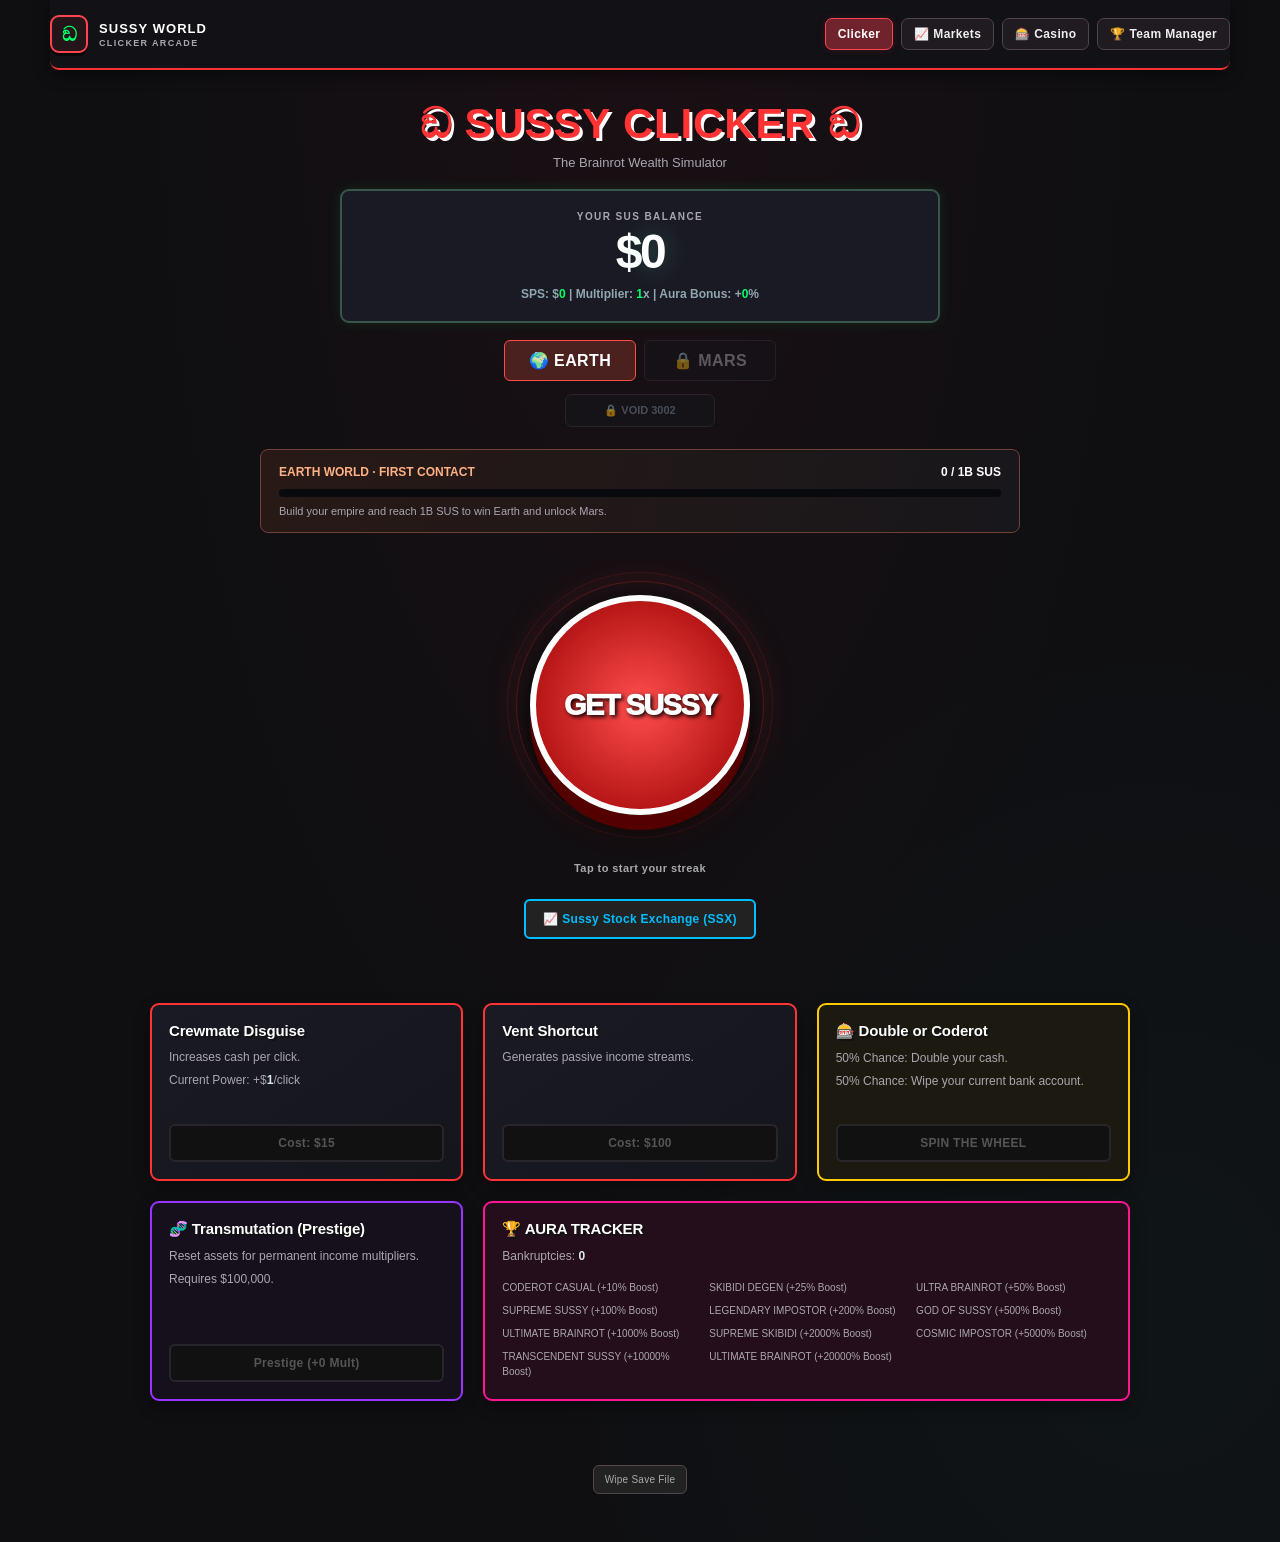
<file: index.html>
<!DOCTYPE html>
<html lang="en">
<head>
    <meta charset="UTF-8">
    <meta name="viewport" content="width=device-width, initial-scale=1.0">
    <meta name="theme-color" content="#160c2a">
    <title>SUSSY CLICKR</title>
    <link rel="shortcut icon" type="image/x-icon" href="favicon.ico">
    <script src="data.js"></script>
    <style>
        :root {
            color-scheme: dark;
            --page: #090e14;
            --panel: #111a24;
            --panel-raised: #16212d;
            --border: #263545;
            --muted: #8293a5;
            --text: #edf4f6;
            --accent: #52e0a0;
            --wealth-accent: #38564a;
            --wealth-glow: transparent;
        }

        * { box-sizing: border-box; }

        body {
            min-height: 100vh;
            margin: 0;
            padding: 0 22px 48px;
            background: radial-gradient(ellipse at 50% -25%, #16302b 0, var(--page) 58%);
            box-shadow: inset 0 0 140px var(--wealth-glow);
            color: var(--text);
            font-family: Inter, ui-sans-serif, system-ui, -apple-system, BlinkMacSystemFont, "Segoe UI", sans-serif;
            text-align: center;
            transition: box-shadow .6s ease;
        }

        button { font: inherit; }
        a { color: inherit; text-decoration: none; }

        .topbar {
            display: flex;
            max-width: 1180px;
            min-height: 70px;
            align-items: center;
            justify-content: space-between;
            gap: 18px;
            margin: 0 auto;
            border-bottom: 1px solid var(--border);
        }

        .brand { display: flex; align-items: center; gap: 11px; text-align: left; }
        .brand-mark {
            display: grid;
            width: 38px;
            height: 38px;
            place-items: center;
            border: 1px solid #28644d;
            border-radius: 12px;
            background: #123025;
            color: var(--accent);
            font-size: 20px;
            font-weight: 900;
        }
        .brand-name { font-size: 13px; font-weight: 850; letter-spacing: .08em; }
        .brand-name small { display: block; margin-top: 2px; color: var(--muted); font-size: 9px; font-weight: 600; letter-spacing: .15em; }
        .top-nav { display: flex; flex-wrap: wrap; gap: 8px; }
        .top-nav a { padding: 8px 12px; border: 1px solid transparent; border-radius: 8px; color: #a9b8c5; font-size: 12px; font-weight: 700; }
        .top-nav a:hover, .top-nav a.current { border-color: var(--border); background: var(--panel); color: var(--text); }

        .game-shell { width: min(1120px, 100%); margin: 30px auto 0; }
        .hero-heading { margin-bottom: 19px; }
        .eyebrow { margin: 0 0 5px; color: var(--accent); font-size: 10px; font-weight: 800; letter-spacing: .18em; text-transform: uppercase; }
        h1 { margin: 0; color: var(--text); font-size: clamp(27px, 5vw, 42px); letter-spacing: -.05em; }
        .subtitle { margin: 7px 0 0; color: var(--muted); font-size: 13px; }

        .stats-container {
            max-width: 760px;
            margin: 0 auto 17px;
            padding: 20px 22px;
            border: 1px solid var(--wealth-accent);
            border-radius: 15px;
            background: linear-gradient(135deg, #14221f, var(--panel) 70%);
            box-shadow: 0 14px 45px #0004, 0 0 35px #52e0a00b;
            transition: border-color .4s ease;
        }
        .balance-label { display: block; margin-bottom: 2px; color: var(--muted); font-size: 10px; font-weight: 750; letter-spacing: .14em; }
        .main-display { color: #fff; font-size: clamp(32px, 6vw, 48px); font-weight: 800; letter-spacing: -.05em; font-variant-numeric: tabular-nums; }
        .main-display > span { text-shadow: 0 0 26px #52e0a055; }
        .sub-display { margin-top: 8px; color: #91a6b0; font-size: 12px; font-weight: 600; font-variant-numeric: tabular-nums; }
        .sub-display span { color: var(--accent); }

        .clicker-stage { position: relative; display: grid; width: min(290px, 80vw); min-height: 300px; place-items: center; margin: 0 auto 8px; }
        .clicker-halo { position: absolute; width: 248px; height: 248px; border: 1px solid #52e0a02d; border-radius: 50%; box-shadow: 0 0 50px #52e0a015, inset 0 0 30px #52e0a00b; pointer-events: none; }
        .clicker-halo::before, .clicker-halo::after { position: absolute; inset: 14px; border: 1px dashed #52e0a020; border-radius: 50%; content: ""; }
        .clicker-halo::after { inset: -10px; border-style: solid; border-color: #52e0a012; }
        #main-clicker {
            position: relative;
            z-index: 1;
            width: 205px;
            height: 205px;
            border: 1px solid #bcffe0;
            border-radius: 50%;
            background: radial-gradient(circle at 35% 25%, #80ffbd 0, #2fc981 40%, #13734c 100%);
            box-shadow: 0 12px 0 #0b4d36, 0 20px 36px #0008, inset 0 2px 12px #ffffff55;
            color: #062317;
            font-size: 25px;
            font-weight: 950;
            letter-spacing: -.05em;
            cursor: pointer;
            text-shadow: 0 1px #ffffff44;
            transition: filter .12s, transform .12s, box-shadow .12s;
            touch-action: manipulation;
            -webkit-tap-highlight-color: transparent;
        }
        #main-clicker:hover { filter: brightness(1.09); }
        #main-clicker:active { transform: translateY(8px) scale(.98); box-shadow: 0 4px 0 #0b4d36, 0 10px 20px #0008; }
        #main-clicker.pulse { animation: click-pulse .2s ease-out; }
        @keyframes click-pulse { 50% { filter: brightness(1.25); transform: scale(1.045); } }
        .click-streak { min-height: 20px; margin: -1px 0 17px; color: #a7b9b8; font-size: 11px; font-weight: 700; letter-spacing: .04em; }
        .click-streak.hot { color: #ffd166; text-shadow: 0 0 14px #ffd16655; }
        .click-pop { position: absolute; z-index: 5; color: #a5ffd0; font-size: 20px; font-weight: 900; pointer-events: none; text-shadow: 0 2px 10px #000, 0 0 14px #52e0a077; animation: float-pop .68s ease-out forwards; }
        @keyframes float-pop { from { opacity: 1; transform: translate(-50%, 0) scale(.8); } to { opacity: 0; transform: translate(-50%, -68px) scale(1.12); } }
        #day-trade-btn {
            margin: 0 auto 24px;
            padding: 11px 17px;
            border: 1px solid #38577a;
            border-radius: 9px;
            background: #142238;
            color: #a9ceff;
            font-size: 12px;
            font-weight: 750;
            cursor: pointer;
            transition: background .15s, border-color .15s;
        }
        #day-trade-btn:hover { border-color: #6ea8fe; background: #1b304d; }

        .grid-container { display: grid; grid-template-columns: repeat(auto-fit, minmax(250px, 1fr)); gap: 13px; margin: 0 auto; text-align: left; }
        .panel { display: flex; min-height: 178px; flex-direction: column; justify-content: space-between; padding: 17px; border: 1px solid var(--border); border-radius: 12px; background: linear-gradient(145deg, var(--panel-raised), var(--panel)); transition: transform .16s, border-color .16s; }
        .panel:hover { transform: translateY(-2px); border-color: #3b5063; }
        .panel h3 { margin: 0 0 9px; color: var(--text); font-size: 15px; letter-spacing: -.01em; }
        .panel p { margin: 5px 0; color: var(--muted); font-size: 12px; line-height: 1.5; }
        .panel p span { color: #dce8e7; font-weight: 700; }
        .panel.gamble-panel { border-color: #594b2e; background: linear-gradient(145deg, #282315, #171711); }
        .panel.prestige-panel { border-color: #4a3e68; background: linear-gradient(145deg, #211c31, #15141e); }
        .panel.achievement-panel { border-color: #55394b; background: linear-gradient(145deg, #291a27, #17141d); }
        .action-btn { width: 100%; margin: 14px 0 0; padding: 10px 12px; border: 1px solid #354656; border-radius: 8px; background: #202c38; color: #e8f1f3; font-size: 12px; font-weight: 750; cursor: pointer; transition: background .15s, transform .15s; }
        .action-btn:hover:not(:disabled) { border-color: #52e0a0; background: #1b4736; }
        .gamble-panel .action-btn:hover:not(:disabled) { border-color: #f5c66b; background: #514021; }
        .prestige-panel .action-btn:hover:not(:disabled) { border-color: #b49bff; background: #3a2d59; }
        .action-btn:disabled { border-color: #28313a; background: #151b22; color: #53606a; cursor: not-allowed; }
        .achievement-panel { grid-column: span 2; }
        .badge-list { display: grid; grid-template-columns: repeat(auto-fit, minmax(175px, 1fr)); gap: 2px 12px; margin-top: 12px; }
        .badge-list p { margin: 3px 0; color: #586574 !important; font-size: 10px !important; }
        .clear-btn { margin-top: 24px; padding: 8px 11px; border: 1px solid #3b424d; border-radius: 7px; background: transparent; color: #75808d; font-size: 10px; cursor: pointer; }
        .clear-btn:hover { border-color: #a84c59; color: #f1a0aa; }
        .world-tabs { display: flex; justify-content: center; gap: 8px; margin: 0 auto 18px; }
        .world-tabs button { min-width: 132px; padding: 10px 15px; border: 1px solid var(--border); border-radius: 7px; background: var(--panel); color: var(--muted); font-weight: 800; cursor: pointer; }
        .world-tabs button[aria-pressed="true"] { border-color: #ff4d43; background: #4a211e; color: #fff; }
        .world-tabs button:disabled { opacity: .48; cursor: not-allowed; }
        .planet-links { display: flex; flex-wrap: wrap; justify-content: center; gap: 8px; margin: -5px auto 22px; }
        .planet-links a { min-width: 150px; padding: 9px 13px; border: 1px solid var(--border); border-radius: 7px; background: var(--panel); color: var(--text); font-size: 11px; font-weight: 800; }
        .planet-links a[aria-disabled="true"] { color: #697783; opacity: .6; }
        .world-goal { max-width: 760px; margin: 0 auto 22px; padding: 15px 18px; border: 1px solid #704137; border-radius: 8px; background: linear-gradient(110deg, #281916, #18171b); text-align: left; }
        .world-goal-heading { display: flex; justify-content: space-between; gap: 12px; color: #ffb183; font-size: 12px; font-weight: 850; }
        .world-goal-heading span:last-child { color: #fff; font-variant-numeric: tabular-nums; }
        .goal-track { height: 8px; overflow: hidden; margin-top: 10px; border-radius: 5px; background: #090a0d; }
        .goal-fill { width: 0; height: 100%; background: linear-gradient(90deg, #fb653f, #ffd166); transition: width .3s ease; }
        .world-goal p { margin: 8px 0 0; color: var(--muted); font-size: 11px; }
        .mars-heading { margin: 0 0 16px; color: #ff967b; font-size: 26px; }
        .mars-intro { margin: 0 auto 18px; color: var(--muted); font-size: 12px; }
        .mars-businesses { display: grid; grid-template-columns: repeat(auto-fit, minmax(230px, 1fr)); gap: 13px; text-align: left; }
        .mars-business { display: flex; min-height: 190px; flex-direction: column; justify-content: space-between; padding: 16px; border: 1px solid #6c3930; border-radius: 8px; background: linear-gradient(145deg, #291a1a, #17151a); }
        .mars-business h3 { margin: 0 0 7px; color: #ffd2be; font-size: 15px; }
        .mars-business p { margin: 5px 0; color: var(--muted); font-size: 11px; line-height: 1.5; }
        .mars-business p strong { color: #fff; }
        .mars-business .action-btn { border-color: #754034; background: #39211e; }
        .mars-business .action-btn:hover:not(:disabled) { border-color: #ff8a65; background: #623126; }
        .landing-overlay { position: fixed; inset: 0; z-index: 9999; display: grid; grid-template-rows: auto minmax(200px, 1fr) auto; align-items: center; justify-items: center; padding: 28px 20px; overflow: hidden; background: radial-gradient(ellipse at 50% 70%, #251018, #080a0f 65%); }
        .landing-overlay[hidden] { display: none; }
        .landing-copy { z-index: 2; text-align: center; }
        .landing-copy h2 { margin: 0; color: #ffb278; font-size: clamp(25px, 6vw, 42px); }
        .landing-copy p, #landing-status { color: #d3c7c4; font-size: 13px; }
        .landing-scene { position: relative; width: min(760px, 100%); height: min(48vh, 360px); min-height: 210px; overflow: hidden; }
        .landing-stars { position: absolute; inset: 0 0 28%; background-image: radial-gradient(#fff 1px, transparent 1.5px), radial-gradient(#ffbd9c 1px, transparent 1.5px); background-position: 0 0, 27px 38px; background-size: 83px 71px, 109px 93px; opacity: .75; }
        .mars-planet { position: absolute; right: 7%; bottom: -31%; width: min(360px, 70vw); aspect-ratio: 1; border-radius: 50%; background: radial-gradient(circle at 34% 25%, #f6a276, #b94232 48%, #5b1c22 78%); box-shadow: -25px -20px 70px #ef5c3a55; }
        .mars-planet::before { position: absolute; inset: 34% 15% auto 45%; height: 8%; border-radius: 50%; background: #762c2a88; content: ""; transform: rotate(-18deg); }
        .landing-ship { position: absolute; top: 20%; left: 3%; z-index: 2; font-size: clamp(42px, 9vw, 72px); filter: drop-shadow(0 5px 14px #ffb966); animation: mars-crash 3.2s cubic-bezier(.35,.05,.8,.55) forwards; }
        .impact-flash { position: absolute; right: 28%; bottom: 23%; width: 12px; height: 12px; border-radius: 50%; background: #fff1b0; box-shadow: 0 0 0 0 #ff6d43; opacity: 0; animation: impact-burst .7s ease-out 2.8s forwards; }
        @keyframes mars-crash { 0% { left: 3%; top: 20%; transform: rotate(-24deg); } 58% { left: 38%; top: 35%; transform: rotate(4deg); } 78% { left: 52%; top: 54%; transform: rotate(55deg) scale(.9); } 100% { left: 58%; top: 64%; transform: rotate(115deg) scale(.48); opacity: .15; } }
        @keyframes impact-burst { 20% { opacity: 1; box-shadow: 0 0 0 8px #ff6d43aa; } 100% { opacity: 0; box-shadow: 0 0 0 80px #ff6d4300; } }
        #enter-mars-btn { min-width: 180px; padding: 12px 18px; border: 1px solid #ff9368; border-radius: 7px; background: #732f25; color: #fff; font-weight: 850; cursor: pointer; }
        #enter-mars-btn[hidden] { display: none; }
        body.mars-world-active { background: radial-gradient(ellipse at 50% -25%, #5b211d 0, #110d12 58%); }
        body.mars-world-active .stats-container { border-color: #a84b37; }
        body.mars-world-active .main-display > span { text-shadow: 0 0 26px #ff754c77; }
        .chart-box { position: relative; height: 80px; overflow: hidden; margin-top: 10px; border: 1px solid var(--border); border-radius: 8px; background: #0b1118; }
        .chart-box svg { width: 100%; height: 100%; }
        @media (max-width: 640px) {
            body { padding-inline: 14px; }
            .topbar { min-height: 62px; }
            .top-nav { gap: 2px; }
            .top-nav a { padding: 7px 8px; font-size: 10px; }
            .game-shell { margin-top: 22px; }
            .stats-container { padding: 17px 12px; }
            .sub-display { display: flex; flex-wrap: wrap; justify-content: center; gap: 4px 10px; font-size: 10px; }
            .clicker-stage { min-height: 270px; }
            .clicker-halo { width: 220px; height: 220px; }
            #main-clicker { width: 180px; height: 180px; font-size: 22px; }
            .grid-container { grid-template-columns: 1fr; }
            .achievement-panel { grid-column: auto; }
            .win-screen { padding-top: 0; }
        }
        @media (prefers-reduced-motion: reduce) {
            *, *::before, *::after { scroll-behavior: auto !important; animation-duration: .01ms !important; animation-iteration-count: 1 !important; transition-duration: .01ms !important; }
        }
    </style>
    <link rel="stylesheet" href="brainrot-theme.css">
</head>
<body>
    <header class="topbar">
        <a class="brand" href="index.html">
            <span class="brand-mark">ඞ</span>
            <span class="brand-name">SUSSY WORLD<small>CLICKER ARCADE</small></span>
        </a>
        <nav class="top-nav" aria-label="Game navigation">
            <a class="current" href="index.html">Clicker</a>
            <a href="stocks.html">📈 Markets</a>
            <a href="casino.html">🎰 Casino</a>
            <a href="team-manager.html">🏆 Team Manager</a>
        </nav>
    </header>

    <div id="mars-landing" class="landing-overlay" role="dialog" aria-modal="true" aria-labelledby="landing-title" hidden>
        <div class="landing-copy">
            <h2 id="landing-title">MARS UNLOCKED</h2>
            <p>1B SUS secured. The crew is making an unscheduled landing.</p>
        </div>
        <div class="landing-scene" aria-hidden="true">
            <div class="landing-stars"></div>
            <div class="mars-planet"></div>
            <div class="landing-ship" onanimationend="finishMarsLanding()">🚀</div>
            <div class="impact-flash"></div>
        </div>
        <div class="landing-copy">
            <p id="landing-status" aria-live="polite">Approach vector locked...</p>
            <button id="enter-mars-btn" onclick="enterMars()" hidden>TOUCH DOWN ON MARS</button>
        </div>
    </div>

    <main class="game-shell">
        <section class="hero-heading">
            <h1>ඞ SUSSY CLICKER ඞ</h1>
            <p class="subtitle">The Brainrot Wealth Simulator</p>
        </section>

    <div class="stats-container" id="box-stats">
        <span class="balance-label">YOUR SUS BALANCE</span>
        <div class="main-display">$<span id="sus-points">0</span></div>
        <div class="sub-display">
            SPS: $<span id="sps-display">0</span> | Multiplier: <span id="prestige-display">1</span>x | Aura Bonus: +<span id="aura-bonus-display">0</span>%
        </div>
    </div>

    <nav class="world-tabs" aria-label="World selection">
        <button id="earth-tab" onclick="switchWorld('earth')" aria-pressed="true">🌍 EARTH</button>
        <button id="mars-tab" onclick="switchWorld('mars')" aria-pressed="false" disabled title="Reach 1B SUS to unlock Mars">🔒 MARS</button>
    </nav>
    <nav class="planet-links" aria-label="Planet industries">
        <a id="void-link" href="void-3002.html" aria-disabled="true" title="Conquer Mars to unlock Void">🔒 VOID 3002</a>
    </nav>

    <section id="earth-world">
    <div class="world-goal" aria-label="Earth world objective">
        <div class="world-goal-heading"><span>EARTH WORLD · FIRST CONTACT</span><span id="world-one-amount">0 / 1B SUS</span></div>
        <div class="goal-track"><div id="world-one-progress" class="goal-fill"></div></div>
        <p>Build your empire and reach 1B SUS to win Earth and unlock Mars.</p>
    </div>

    <div class="clicker-stage">
        <div class="clicker-halo" aria-hidden="true"></div>
        <button id="main-clicker" onclick="clickSussy(event)" aria-label="Click to earn Sus">GET SUSSY</button>
    </div>
    <div id="click-streak" class="click-streak" aria-live="polite">Tap to start your streak</div>
    <button id="day-trade-btn" onclick="location.href='stocks.html'">📈 Sussy Stock Exchange (SSX)</button>

    <div class="grid-container">
        <div class="panel">
            <div>
                <h3>Crewmate Disguise</h3>
                <p>Increases cash per click.</p>
                <p>Current Power: +$<span id="click-power-display">1</span>/click</p>
            </div>
            <button id="btn-disguise" class="action-btn" onclick="buyDisguise()">Cost: $<span id="cost-disguise">15</span></button>
        </div>

        <div class="panel">
            <div>
                <h3>Vent Shortcut</h3>
                <p>Generates passive income streams.</p>
            </div>
            <button id="btn-vent" class="action-btn" onclick="buyVent()">Cost: $<span id="cost-vent">100</span></button>
        </div>

        <div class="panel gamble-panel">
            <div>
                <h3>🎰 Double or Coderot</h3>
                <p>50% Chance: Double your cash.</p>
                <p>50% Chance: Wipe your current bank account.</p>
            </div>
            <button id="btn-gamble" class="action-btn" onclick="gambleEverything()">SPIN THE WHEEL</button>
        </div>

        <div class="panel prestige-panel">
            <div>
                <h3>🧬 Transmutation (Prestige)</h3>
                <p>Reset assets for permanent income multipliers.</p>
                <p>Requires $100,000.</p>
            </div>
            <button id="btn-prestige" class="action-btn" onclick="prestige()">Prestige (+<span id="pending-prestige">0</span> Mult)</button>
        </div>

        <div class="panel achievement-panel">
            <div>
                <h3>🏆 AURA TRACKER</h3>
                <p>Bankruptcies: <span id="stat-losses">0</span></p>
                <div class="badge-list">
                <p id="badge-1" style="color: #444;"> CODEROT CASUAL (+10% Boost)</p>
                <p id="badge-2" style="color: #444;"> SKIBIDI DEGEN (+25% Boost)</p>
                <p id="badge-3" style="color: #444;"> ULTRA BRAINROT (+50% Boost)</p>
                <p id="badge-4" style="color: #444;"> SUPREME SUSSY (+100% Boost)</p>
                <p id="badge-5" style="color: #444;"> LEGENDARY IMPOSTOR (+200% Boost)</p>
                <p id="badge-6" style="color: #444;"> GOD OF SUSSY (+500% Boost)</p>
                <p id="badge-7" style="color: #444;"> ULTIMATE BRAINROT (+1000% Boost)</p>
                <p id="badge-8" style="color: #444;"> SUPREME SKIBIDI (+2000% Boost)</p>
                <p id="badge-9" style="color: #444;"> COSMIC IMPOSTOR (+5000% Boost)</p>
                <p id="badge-10" style="color: #444;"> TRANSCENDENT SUSSY (+10000% Boost)</p>
                <p id="badge-11" style="color: #444;"> ULTIMATE BRAINROT (+20000% Boost)</p>
                </div>
            </div>
        </div>

    </div>
    </section>

    <section id="mars-world" hidden>
        <h2 class="mars-heading">🔴 MARS: THE SUSSY FRONTIER</h2>
        <p class="mars-intro">Six new industries. One red planet. Your Earth wallet still spends here.</p>
        <div class="world-goal" aria-label="Mars world objective">
            <div class="world-goal-heading"><span>MARS WORLD · FINAL FRONTIER</span><span id="mars-world-amount">0 / 1T SUS</span></div>
            <div class="goal-track"><div id="mars-world-progress" class="goal-fill"></div></div>
            <p id="mars-world-status">Build the Martian empire and reach 1T SUS to win Mars.</p>
        </div>
        <div id="mars-businesses" class="mars-businesses"></div>
    </section>

    <button class="clear-btn" onclick="clearSave()">Wipe Save File</button>
    </main>

    <script>
        let audioCtx = null;
        let clickStreak = 0;
        let lastClickAt = 0;
        let streakTimeout = null;
        function initAudio() { if (!audioCtx) { audioCtx = new (window.AudioContext || window.webkitAudioContext)(); } }

        function playSound(type) {
            initAudio(); if (!audioCtx) return;
            let osc = audioCtx.createOscillator(); let gainNode = audioCtx.createGain();
            osc.connect(gainNode); gainNode.connect(audioCtx.destination);
            let now = audioCtx.currentTime;

            if (type === 'click') {
                osc.type = 'triangle'; osc.frequency.setValueAtTime(150, now); osc.frequency.exponentialRampToValueAtTime(300, now + 0.08);
                gainNode.gain.setValueAtTime(0.15, now); gainNode.gain.linearRampToValueAtTime(0.01, now + 0.08);
                osc.start(now); osc.stop(now + 0.08);
            } else if (type === 'win') {
                osc.type = 'sine'; osc.frequency.setValueAtTime(523.25, now); osc.frequency.setValueAtTime(659.25, now + 0.1); osc.frequency.setValueAtTime(783.99, now + 0.2);
                gainNode.gain.setValueAtTime(0.2, now); gainNode.gain.linearRampToValueAtTime(0.01, now + 0.4);
                osc.start(now); osc.stop(now + 0.4);
            } else if (type === 'lose') {
                osc.type = 'sawtooth'; osc.frequency.setValueAtTime(120, now); osc.frequency.linearRampToValueAtTime(40, now + 0.3);
                gainNode.gain.setValueAtTime(0.3, now); gainNode.gain.linearRampToValueAtTime(0.01, now + 0.3);
                osc.start(now); osc.stop(now + 0.3);
            } else if (type === 'prestige') {
                osc.type = 'sine'; osc.frequency.setValueAtTime(200, now); osc.frequency.exponentialRampToValueAtTime(1200, now + 0.5);
                gainNode.gain.setValueAtTime(0.2, now); gainNode.gain.linearRampToValueAtTime(0.01, now + 0.5);
                osc.start(now); osc.stop(now + 0.5);
            }
        }

        let priceHistory = [];
        const EARTH_GOAL = 1000000000;
        const MARS_GOAL = 1000000000000;
        const MARS_BUSINESS_TYPES = [
            { id: 'dustMine', icon: '⛏️', name: 'Red Dust Mine', detail: 'Strip-mine spicy iron and suspiciously valuable space rocks.', cost: 50000000000, baseSps: 25000000 },
            { id: 'domeResort', icon: '🏨', name: 'Dome Resort', detail: 'Luxury low-gravity vacations with premium oxygen packages.', cost: 250000000000, baseSps: 200000000 },
            { id: 'roverRacing', icon: '🏎️', name: 'Rover Racing League', detail: 'High-speed crater circuits and extremely questionable pit crews.', cost: 2000000000000, baseSps: 3000000000 },
            { id: 'relicExchange', icon: '👽', name: 'Alien Relic Exchange', detail: 'Trade artifacts, rumors, and one definitely real UFO receipt.', cost: 20000000000000, baseSps: 50000000000 },
            { id: 'orbitalPort', icon: '🛰️', name: 'Orbital Cargo Port', detail: 'Ship interplanetary goods before the next solar-system trend.', cost: 200000000000000, baseSps: 1000000000000 },
            { id: 'terraforming', icon: '🌱', name: 'Terraforming Syndicate', detail: 'Sell breathable air futures. The atmosphere is not included.', cost: 2000000000000000, baseSps: 25000000000000 }
        ];
        let landingActive = false;

        function getMarsSPS() {
            return MARS_BUSINESS_TYPES.reduce((total, business) => {
                const owned = Math.max(0, Number(game.marsBusinesses[business.id]) || 0);
                return total + business.baseSps * (Math.pow(1.6, owned) - 1) / 0.6;
            }, 0);
        }

        function buildMarsBusinesses() {
            const container = document.getElementById('mars-businesses');
            container.innerHTML = MARS_BUSINESS_TYPES.map(business => `
                <article class="mars-business">
                    <div>
                        <h3>${business.icon} ${business.name}</h3>
                        <p>${business.detail}</p>
                        <p id="mars-owned-${business.id}">Owned: 0</p>
                        <p>Income: <strong id="mars-income-${business.id}">0</strong> SUS/sec</p>
                    </div>
                    <button id="mars-buy-${business.id}" class="action-btn" onclick="buyMarsBusiness('${business.id}')">Establish · <span id="mars-cost-${business.id}">0</span> SUS</button>
                </article>
            `).join('');
        }

        function buyMarsBusiness(id) {
            const business = MARS_BUSINESS_TYPES.find(item => item.id === id);
            if (!business || !game.marsUnlocked) return;
            const owned = Math.max(0, Number(game.marsBusinesses[id]) || 0);
            const cost = Math.floor(business.cost * Math.pow(1.8, owned));
            if (game.susPoints < cost) return;
            game.susPoints -= cost;
            game.marsBusinesses[id] = owned + 1;
            playSound('click');
            saveGame();
            updateUI();
        }

        function updateMarsBusinessUI() {
            MARS_BUSINESS_TYPES.forEach(business => {
                const owned = Math.max(0, Number(game.marsBusinesses[business.id]) || 0);
                const cost = Math.floor(business.cost * Math.pow(1.8, owned));
                const income = business.baseSps * (Math.pow(1.6, owned) - 1) / 0.6;
                document.getElementById(`mars-owned-${business.id}`).innerText = `Owned: ${owned.toLocaleString()}`;
                document.getElementById(`mars-income-${business.id}`).innerText = Math.floor(income).toLocaleString();
                document.getElementById(`mars-cost-${business.id}`).innerText = cost.toLocaleString();
                document.getElementById(`mars-buy-${business.id}`).disabled = !game.marsUnlocked || game.susPoints < cost;
            });
        }

        function finishMarsLanding() {
            if (!landingActive || game.marsLandingSeen) return;
            game.marsLandingSeen = true;
            document.getElementById('landing-status').innerText = 'Impact confirmed. The crew is alive-ish.';
            document.getElementById('enter-mars-btn').hidden = false;
            saveGame();
        }

        function showMarsLanding() {
            if (landingActive || game.marsLandingSeen) return;
            landingActive = true;
            document.getElementById('mars-landing').hidden = false;
            playSound('win');
        }

        function checkWorldUnlock() {
            let progressionChanged = false;
            if (!game.marsUnlocked && game.susPoints >= EARTH_GOAL) {
                game.worldOneWon = true;
                game.marsUnlocked = true;
                saveGame();
            }
            if (game.marsUnlocked && !game.marsWon && game.susPoints >= MARS_GOAL) {
                game.marsWon = true;
                playSound('win');
                saveGame();
            }
            if (game.marsWon && !game.voidUnlocked) {
                game.voidUnlocked = true;
                progressionChanged = true;
            }
            if (progressionChanged) saveGame();
            if (game.marsUnlocked && !game.marsLandingSeen) showMarsLanding();
        }

        function switchWorld(world) {
            if (world !== 'earth' && world !== 'mars') return;
            if (world === 'mars' && !game.marsUnlocked) return;
            game.currentWorld = world;
            saveGame();
            updateUI();
        }

        function enterMars() {
            document.getElementById('mars-landing').hidden = true;
            game.currentWorld = 'mars';
            saveGame();
            updateUI();
        }

        function loadGame() {
            if (game.lastSaved > 0) {
                let elapsedSeconds = Math.floor((Date.now() - game.lastSaved) / 1000);
                let sps = getSPS();
                if (elapsedSeconds > 0 && sps > 0) {
                    let offlineEarnings = elapsedSeconds * sps;
                    game.susPoints += offlineEarnings;
                    setTimeout(() => {
                        alert(`💰 CODEROT INCOME GENERATED WHILE AWAY!\n\nYou accumulated $${Math.floor(offlineEarnings).toLocaleString()} while touchin' grass for ${elapsedSeconds} seconds.`);
                        updateUI();
                    }, 500);
                }
            }
        }

        function saveGame() {
            saveSharedGame();
        }

        function clearSave() {
            if(confirm("Permanently wipe your meta account?")) {
                localStorage.removeItem(SAVE_KEY);
                localStorage.removeItem(SAVE_BACKUP_KEY);
                localStorage.removeItem('sussy_clicker_save_v4');
                localStorage.removeItem('sussy_clicker_save');
                localStorage.removeItem('playerData');
                localStorage.removeItem('playerSusCurrency');
                window.game = JSON.parse(JSON.stringify(DEFAULT_GAME));
                location.reload();
            }
        }

        function getAuraBonus() {
            let bonus = 0;
            if (game.totalLosses >= 1) bonus += 10;
            if (game.totalLosses >= 5) bonus += 25;
            if (game.totalLosses >= 10) bonus += 50;
            if (game.totalLosses >= 20) bonus += 100;
            if (game.totalLosses >= 50) bonus += 200;
            if (game.totalLosses >= 100) bonus += 500;
            if (game.totalLosses >= 200) bonus += 1000;
            if (game.totalLosses >= 500) bonus += 2000;
            if (game.totalLosses >= 1000) bonus += 5000;
            if (game.totalLosses >= 2000) bonus += 10000;
            if (game.totalLosses >= 5000) bonus += 20000;
            if (game.totalLosses >= 10000) bonus += 50000;
            return bonus;
        }

        function getClickPower() { return game.basePointsPerClick * game.prestigeMultiplier * (1 + getAuraBonus()/100); }
        function getSPS() { return (game.baseAutoSusPerSecond + getMarsSPS()) * game.prestigeMultiplier * (1 + getAuraBonus()/100); }

        function clickSussy() {
            playSound('click');
            let amount = getClickPower();
            game.susPoints += amount;

            const now = Date.now();
            clickStreak = now - lastClickAt < 1100 ? clickStreak + 1 : 1;
            lastClickAt = now;
            const streakDisplay = document.getElementById('click-streak');
            streakDisplay.innerText = clickStreak >= 10
                ? `🔥 ${clickStreak} click streak — you're on fire!`
                : `⚡ ${clickStreak} click streak`;
            streakDisplay.classList.toggle('hot', clickStreak >= 10);
            clearTimeout(streakTimeout);
            streakTimeout = setTimeout(() => {
                clickStreak = 0;
                streakDisplay.innerText = 'Tap to start your streak';
                streakDisplay.classList.remove('hot');
            }, 1200);

            const clickerBtn = document.getElementById('main-clicker');
            const rect = clickerBtn.getBoundingClientRect();
            clickerBtn.classList.remove('pulse');
            void clickerBtn.offsetWidth;
            clickerBtn.classList.add('pulse');
            const pop = document.createElement('div');
            pop.className = 'click-pop';
            pop.innerText = `+$${Math.floor(amount).toLocaleString()}`;
            pop.style.left = `${rect.left + rect.width / 2}px`;
            pop.style.top = `${rect.top + window.scrollY}px`;
            document.body.appendChild(pop);
            setTimeout(() => pop.remove(), 700);

            saveGame();
            updateUI();
        }

        function buyDisguise() { if (game.susPoints >= game.costs.disguise) { game.susPoints -= game.costs.disguise; game.basePointsPerClick += 1; game.costs.disguise = Math.ceil(game.costs.disguise * 1.15); playSound('click'); updateUI(); } }
        function buyVent() { if (game.susPoints >= game.costs.vent) { game.susPoints -= game.costs.vent; game.baseAutoSusPerSecond += 5; game.costs.vent = Math.ceil(game.costs.vent * 1.15); playSound('click'); updateUI(); } }

        function gambleEverything() {
            if (game.susPoints <= 0) return;
            if (Math.random() < 0.5) { game.susPoints *= 2; playSound('win'); alert("🎰 SPEED BLESSED! You doubled your money!"); }
            else { game.susPoints = 0; game.totalLosses++; playSound('lose'); alert("❌ CODEROT STRUCK! You lost your entire bank account!"); }
            updateUI();
        }


        function prestige() {
            if (game.susPoints >= 100000) {
                let gain = Math.floor(Math.log10(game.susPoints) - 4); if (gain < 1) gain = 1;
                game.prestigeMultiplier += gain; game.baseWinPrice = Math.ceil(game.baseWinPrice * 1.025); game.winPrice = game.baseWinPrice;
                game.susPoints = 0; game.basePointsPerClick = 1; game.baseAutoSusPerSecond = 0; game.costs.disguise = 15; game.costs.vent = 100;
                playSound('prestige'); alert(`🧬 ASCENSION ATTAINED! Income is now ${game.prestigeMultiplier}x!`); updateUI();
            }
        }

        let lastPassiveUpdate = Date.now();
        function runPassiveIncome() {
            const now = Date.now();
            const elapsedSeconds = Math.max(0, (now - lastPassiveUpdate) / 1000);
            lastPassiveUpdate = now;
            const sps = getSPS();
            if (sps > 0) game.susPoints += sps * elapsedSeconds;
            updateUI();
        }
        setInterval(runPassiveIncome, 50);
        setInterval(() => { saveGame(); }, 10000);
        document.addEventListener('visibilitychange', () => {
            if (!document.hidden) runPassiveIncome();
        });
        const slangEncounters = [
            { text: "🚨 A WILD IMPOSTOR CHALLENGES YOU TO A SKIBIDI COIN FLIP! 🚨", winMsg: "💰 CHIPPED EM! You clutched the coin flip!", loseMsg: "🤡 SKILL ISSUE! He default danced and took your cash!" },
            { text: "📦 AN ULTRA RARE SUSSY SUPPLY DROP FELL IN THE VENT! 📦", winMsg: "🔥 WE ARE SO BACK! Pulled a Golden Skull Trooper!", loseMsg: "💀 CHALKED! Just a blue spray canister." },
            { text: "🎯 A SKIBIDI SNIPER SQUAD SPOTTED YOU! 🎯", winMsg: "🏆 HEADSHOT! You dodged the bullets and got their loot!", loseMsg: "💥 OOF! They tagged you and took your cash!" },
            { text: "🕹️ A CODEROT GAMER CHALLENGES YOU TO A 1V1! 🕹️", winMsg: "🎮 GG EZ! You clutched the 1v1 and got their cash!", loseMsg: "😵 LAGGED OUT! They outplayed you and took your cash!" },
            { text: "💣 A BRAINROT BOMBER DROPS A SUSSY BOMB NEAR YOU! 💣", winMsg: "💥 NINJA DODGE! You avoided the blast and got their loot!", loseMsg: "🔥 INCINERATED! The bomb exploded and took your cash!" },
            { text: "🛸 A SKIBIDI ALIEN ABDUCTS YOU FOR A SUSSY EXPERIMENT! 🛸", winMsg: "👽 ESCAPED! You outsmarted the aliens and got their loot!", loseMsg: "🛸 ABDUCTED! The aliens took your cash!" },
            { text: "🎭 A CODEROT CLOWN TRIES TO SCARE YOU! 🎭", winMsg: "😂 JUMP SCARED THEM! You scared the clown and got their loot!", loseMsg: "🤡 SCARED OUT! The clown scared you and took your cash!" },
            { text: "🕵️ A SKIBIDI DETECTIVE ACCUSES YOU OF BEING SUS! 🕵️", winMsg: "🕵️‍♂️ CLEARED! You proved your innocence and got their loot!", loseMsg: "🔍 FOUND GUILTY! The detective took your cash!" },
            { text: "🎨 A BRAINROT ARTIST PAINTS A SUSSY MASTERPIECE! 🎨", winMsg: "🖌️ MASTERPIECE! You sold the painting and got their loot!", loseMsg: "🎨 RUINED! The painting was a flop and they took your cash!" },
            { text: "🏰 A CODEROT KNIGHT CHALLENGES YOU TO A DUEL! 🏰", winMsg: "⚔️ VICTORY! You won the duel and got their loot!", loseMsg: "🛡️ DEFEATED! The knight bested you and took your cash!" },
        ];

        function getEncounterProgress() {
            const balance = Math.max(500, game.susPoints);
            const goal = game.currentWorld === 'mars' ? MARS_GOAL : EARTH_GOAL;
            return Math.min(1, Math.log10(balance / 500) / Math.log10(goal / 500));
        }

        function getEncounterFrequencyChance() {
            const marsBonus = game.currentWorld === 'mars' ? 0.02 : 0;
            return Math.min(0.12, 0.02 + getEncounterProgress() * 0.08 + marsBonus);
        }

        function getEncounterWinChance() {
            const marsBonus = game.currentWorld === 'mars' ? 0.05 : 0;
            return Math.min(0.60, 0.35 + getEncounterProgress() * 0.20 + marsBonus);
        }

        function getEncounterWagerRate() {
            const progress = getEncounterProgress();
            const marsRisk = game.currentWorld === 'mars' ? 0.04 : 0;
            const minimum = 0.05 + progress * 0.05 + marsRisk;
            const range = 0.07 + progress * 0.13;
            return Math.min(0.35, minimum + Math.random() * range);
        }

        setInterval(() => {
            const frequencyChance = getEncounterFrequencyChance();
            if (game.susPoints > 500 && Math.random() < frequencyChance) {
                const wagerRate = getEncounterWagerRate();
                const winChance = getEncounterWinChance();
                const wager = Math.floor(game.susPoints * wagerRate);
                const encounter = slangEncounters[Math.floor(Math.random() * slangEncounters.length)];
                if (confirm(`${encounter.text}\n\nSpawn chance: ${Math.round(frequencyChance * 100)}% every 15 seconds.\nWin chance: ${Math.round(winChance * 100)}%.\nWager ${Math.round(wagerRate * 100)}% ($${wager.toLocaleString()})?`)) {
                    if (Math.random() < winChance) { game.susPoints += wager; playSound('win'); alert(encounter.winMsg); }
                    else { game.susPoints -= wager; if(game.susPoints <= 0) game.totalLosses++; playSound('lose'); alert(encounter.loseMsg); }
                    updateUI();
                }
            }
        }, 15000);

        function updateUI() {
            checkWorldUnlock();
            document.getElementById('sus-points').innerText = formatCompactNumber(game.susPoints);
            document.getElementById('sus-points').title = Math.floor(game.susPoints).toLocaleString();
            document.getElementById('sps-display').innerText = formatCompactNumber(getSPS());
            document.getElementById('click-power-display').innerText = formatCompactNumber(getClickPower());
            document.getElementById('prestige-display').innerText = game.prestigeMultiplier;
            document.getElementById('aura-bonus-display').innerText = getAuraBonus();
            document.getElementById('stat-losses').innerText = game.totalLosses;
            document.getElementById('cost-disguise').innerText = formatCompactNumber(game.costs.disguise);
            document.getElementById('cost-vent').innerText = formatCompactNumber(game.costs.vent);
            document.getElementById('btn-disguise').disabled = (game.susPoints < game.costs.disguise);
            document.getElementById('btn-vent').disabled = (game.susPoints < game.costs.vent);
            document.getElementById('btn-gamble').disabled = (game.susPoints <= 0);

            const marsUnlocked = Boolean(game.marsUnlocked);
            const currentWorld = marsUnlocked && game.currentWorld === 'mars' ? 'mars' : 'earth';
            game.currentWorld = currentWorld;
            document.getElementById('earth-tab').setAttribute('aria-pressed', String(currentWorld === 'earth'));
            const marsTab = document.getElementById('mars-tab');
            marsTab.disabled = !marsUnlocked;
            marsTab.innerText = marsUnlocked ? '🔴 MARS' : '🔒 MARS';
            marsTab.title = marsUnlocked ? 'Switch to Mars' : 'Reach 1B SUS to unlock Mars';
            marsTab.setAttribute('aria-pressed', String(currentWorld === 'mars'));
            document.getElementById('earth-world').hidden = currentWorld !== 'earth';
            document.getElementById('mars-world').hidden = currentWorld !== 'mars';
            document.body.classList.toggle('mars-world-active', currentWorld === 'mars');
            document.getElementById('world-one-amount').innerText = `${Math.floor(Math.min(game.susPoints, EARTH_GOAL)).toLocaleString()} / 1B SUS`;
            document.getElementById('world-one-progress').style.width = `${Math.min(100, game.susPoints / EARTH_GOAL * 100)}%`;
            document.getElementById('mars-world-amount').innerText = `${Math.floor(Math.min(game.susPoints, MARS_GOAL)).toLocaleString()} / 1T SUS`;
            document.getElementById('mars-world-progress').style.width = `${Math.min(100, game.susPoints / MARS_GOAL * 100)}%`;
            document.getElementById('mars-world-status').innerText = game.marsWon
                ? 'MARS CONQUERED. The red planet belongs to the Sussy Empire.'
                : 'Build the Martian empire and reach 1T SUS to win Mars.';
            updateMarsBusinessUI();
            const voidLink = document.getElementById('void-link');
            voidLink.innerText = game.voidUnlocked ? '◉ VOID 3002' : '🔒 VOID 3002';
            voidLink.setAttribute('aria-disabled', String(!game.voidUnlocked));
            voidLink.title = game.voidUnlocked ? 'Travel to Void 3002' : 'Conquer Mars to unlock Void';
            voidLink.onclick = game.voidUnlocked ? null : (event) => event.preventDefault();
            
            let b1 = document.getElementById('badge-1');
            if(game.totalLosses >= 1) { b1.innerText = "[X] CODEROT CASUAL (+10%)"; b1.style.color = "#00ff66"; }
            let b2 = document.getElementById('badge-2');
            if(game.totalLosses >= 5) { b2.innerText = "[X] SKIBIDI DEGEN (+25%)"; b2.style.color = "#00ff66"; }
            let b3 = document.getElementById('badge-3');
            if(game.totalLosses >= 10) { b3.innerText = "[X] ULTRA BRAINROT (+50%)"; b3.style.color = "#00ff66"; }
            let b4 = document.getElementById('badge-4');
            if(game.totalLosses >= 20) { b4.innerText = "[X] SUPREME SUSSY (+100%)"; b4.style.color = "#00ff66"; }
            let b5 = document.getElementById('badge-5');
            if(game.totalLosses >= 50) { b5.innerText = "[X] LEGENDARY IMPOSTOR (+200%)"; b5.style.color = "#00ff66"; }
            let b6 = document.getElementById('badge-6');
            if(game.totalLosses >= 100) { b6.innerText = "[X] GOD OF SUSSY (+500%)"; b6.style.color = "#00ff66"; }
            let b7 = document.getElementById('badge-7');
            if(game.totalLosses >= 200) { b7.innerText = "[X] ULTIMATE BRAINROT (+1000%)"; b7.style.color = "#00ff66"; }
            let b8 = document.getElementById('badge-8');
            if(game.totalLosses >= 500) { b8.innerText = "[X] SUPREME SKIBIDI (+2000%)"; b8.style.color = "#00ff66"; }
            let b9 = document.getElementById('badge-9');
            if(game.totalLosses >= 1000) { b9.innerText = "[X] COSMIC IMPOSTOR (+5000%)"; b9.style.color = "#00ff66"; }
            let b10 = document.getElementById('badge-10');
            if(game.totalLosses >= 2000) { b10.innerText = "[X] TRANSCENDENT SUSSY (+10000%)"; b10.style.color = "#00ff66"; }
            let b11 = document.getElementById('badge-11');
            if(game.totalLosses >= 5000) { b11.innerText = "[X] ULTIMATE BRAINROT (+20000%)"; b11.style.color = "#00ff66"; }
            let b12 = document.getElementById('badge-12');
            if(game.totalLosses >= 10000) { b12.innerText = "[X] LORD OF ALL SUSSY (+50000%)"; b12.style.color = "#00ff66"; }
            
            if (game.susPoints >= 100000) {
                let pending = Math.floor(Math.log10(game.susPoints) - 4);
                document.getElementById('pending-prestige').innerText = pending < 1 ? 1 : pending;
                document.getElementById('btn-prestige').disabled = false;
            } else {
                document.getElementById('pending-prestige').innerText = "0";
                document.getElementById('btn-prestige').disabled = true;
            }
            
            if (game.susPoints >= 100000000) {
                document.body.style.setProperty('--wealth-glow', 'rgba(0, 191, 255, 0.24)');
                document.body.style.setProperty('--wealth-accent', '#18738b');
            } else if (game.susPoints >= 1000000) {
                document.body.style.setProperty('--wealth-glow', 'rgba(255, 204, 0, 0.18)');
                document.body.style.setProperty('--wealth-accent', '#826a30');
            } else {
                document.body.style.setProperty('--wealth-glow', 'transparent');
                document.body.style.setProperty('--wealth-accent', '#38564a');
            }
        }
        const RELIC_POOL = [
  { id: 'mewing', name: '🤫 Mewing Streak', desc: '2x Click Power, 0.5x SPS' },
  { id: 'insider', name: '📈 Pelosi Insider', desc: '+25% Stock Sell Value in SSX' },
  { id: 'luck', name: '🍀 Rigged RNG', desc: '1.5x Payout on Casino Wins' },
  { id: 'diamond', name: '💎 Diamond Hands', desc: 'Keep 10% cash on Double-or-Coderot loss' }
];

function toggleRelic(id) {
  const idx = game.equippedRelics.indexOf(id);
  if (idx > -1) {
    game.equippedRelics.splice(idx, 1);
  } else if (game.equippedRelics.length < 2) {
    game.equippedRelics.push(id);
  } else {
    alert("Max 2 Relics equipped! Unequip one first.");
  }
  saveSharedGame();
  if (typeof updateUI === 'function') updateUI();
}

const HARDWARE_TYPES = {
  gpu: { name: 'GPU Miner', cost: 5000, baseSps: 2500, icon: '🖥️' },
  fan: { name: 'RGB Fan', cost: 7500, baseSps: 3000, icon: '❄️' },
  router: { name: '5G Router', cost: 12000, baseSps: 10000, icon: '📡' }
};

function getServerGridSPS() {
  let total = 0;
  const neighbors = [-3, 3, -1, 1];
  for (let i = 0; i < 9; i++) {
    const item = game.serverGrid[i];
    if (!item) continue;
    let mult = 1;
    for (const offset of neighbors) {
      const nIdx = i + offset;
      // Prevent row-wrapping on left/right edges
      if (offset === -1 && i % 3 === 0) continue;
      if (offset === 1 && i % 3 === 2) continue;
      const neighbor = game.serverGrid[nIdx];
      if (item === 'gpu' && neighbor === 'fan') mult += 1.0;
      if (item === 'gpu' && neighbor === 'router') mult += 0.5;
    }
    total += HARDWARE_TYPES[item].baseSps * mult;
  }
  return total;
}

        window.addEventListener('beforeunload', () => {
            saveGame();
        });

        buildMarsBusinesses();
        loadGame();
        updateUI();
    </script>
    <script src="auto-update.js"></script>
</file>
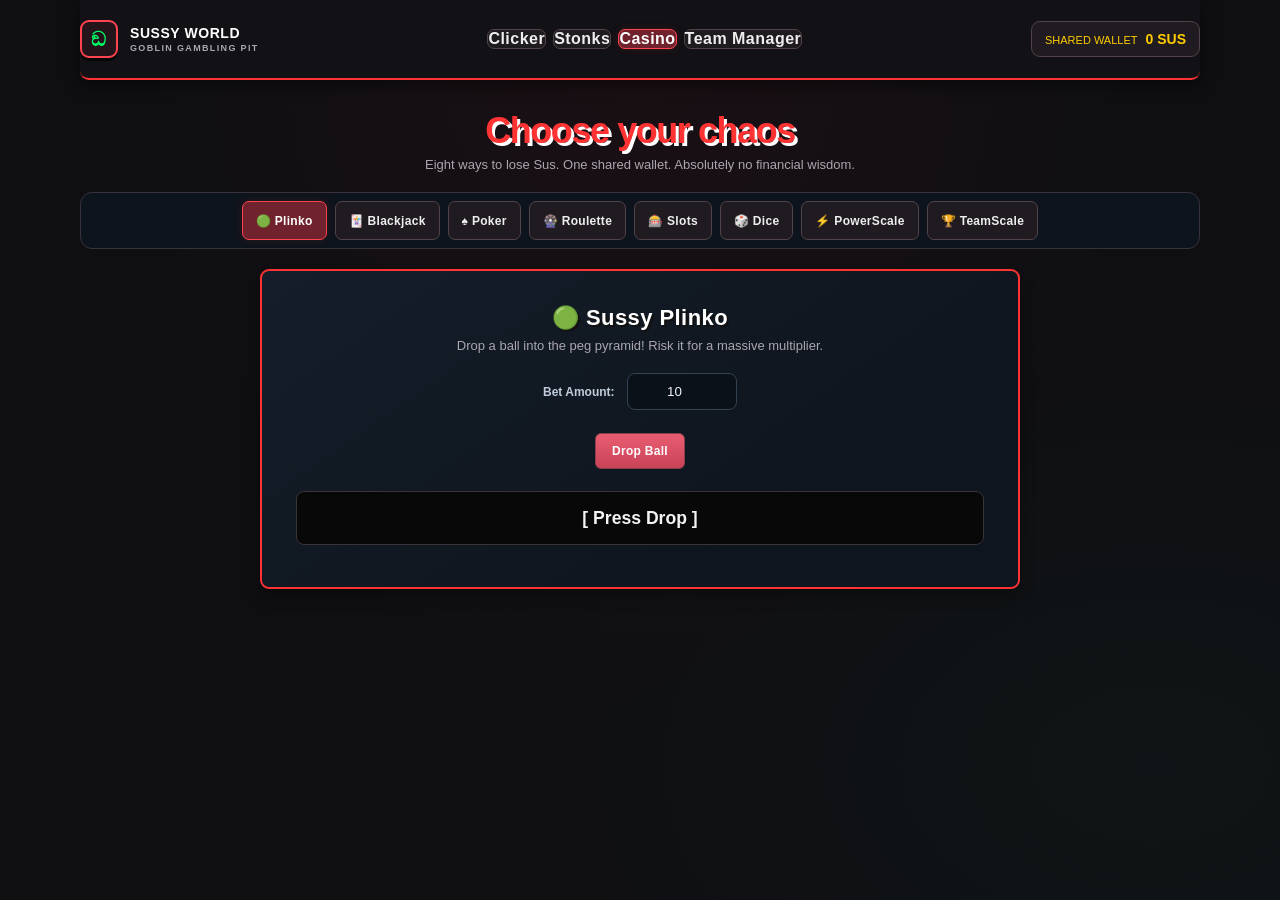
<file: casino.html>
<!DOCTYPE html>
<html lang="en">
<head>
    <meta charset="UTF-8">
    <meta name="viewport" content="width=device-width, initial-scale=1.0">
    <meta name="theme-color" content="#160c2a">
    <script src="data.js"></script>
    <script src="team-data.js"></script>
    <title>🎰 Sussy Casino 💀</title>
    <style>
        :root { color-scheme: dark; --page: #090d14; --panel: #111823; --panel-soft: #151e2b; --border: #243142; --muted: #8290a3; --text: #e8edf5; --red: #fb6477; --green: #28d79a; --gold: #f5c66b; }
        * { box-sizing: border-box; }
        body { min-height: 100vh; margin: 0; padding: 0 18px 48px; background: radial-gradient(ellipse at 50% -20%, #282034 0, var(--page) 55%); color: var(--text); font-family: Inter, ui-sans-serif, system-ui, -apple-system, BlinkMacSystemFont, "Segoe UI", sans-serif; text-align: center; }
        a { color: #f2a0aa; font-weight: 650; text-decoration: none; }
        .casino-header { display: flex; align-items: center; justify-content: space-between; gap: 18px; max-width: 1120px; margin: 0 auto; padding: 20px 0; border-bottom: 1px solid var(--border); }
        .brand { display: flex; align-items: center; gap: 12px; color: var(--text); font-size: 14px; font-weight: 800; letter-spacing: .04em; text-align: left; }
        .brand-mark { display: grid; width: 38px; height: 38px; place-items: center; border: 1px solid #63454c; border-radius: 12px; background: #2b1d26; font-size: 20px; }
        .brand small { display: block; margin-top: 2px; color: var(--muted); font-size: 9px; letter-spacing: .15em; }
        .wallet { padding: 9px 13px; border: 1px solid var(--border); border-radius: 9px; background: var(--panel); color: var(--muted); font-size: 11px; }
        .wallet strong { margin-left: 8px; color: var(--gold); font-size: 14px; }
        main { width: min(1120px, 100%); margin: 30px auto; }
        .page-heading { margin-bottom: 20px; }
        .page-heading h1 { margin: 0 0 5px; font-size: clamp(26px, 4vw, 36px); letter-spacing: -.04em; }
        .page-heading p { margin: 0; color: var(--muted); font-size: 13px; }
        .casino-nav { display: flex; flex-wrap: wrap; justify-content: center; gap: 8px; margin: 0 auto 20px; padding: 8px; border: 1px solid var(--border); border-radius: 12px; background: #0e141d; }
        .casino-nav a, .casino-nav button { display: inline-flex; min-height: 39px; align-items: center; justify-content: center; margin: 0; padding: 8px 13px; border: 1px solid transparent; border-radius: 8px; background: transparent; color: #aab6c6; font-size: 12px; font-weight: 700; }
        .casino-nav button:hover, .casino-nav a:hover { background: #1b2533; color: white; }
        .casino-nav button.active-tab { border-color: #67434b; background: #2a1c24; color: #ff9aa6; }
        .game-card { display: none; max-width: 760px; margin: 0 auto; padding: clamp(20px, 4vw, 34px); border: 1px solid var(--border); border-radius: 16px; background: linear-gradient(145deg, #141d29, #0f151e 72%); box-shadow: 0 20px 70px #0005; }
        .game-card.active { display: block; animation: enter .2s ease-out; }
        @keyframes enter { from { opacity: .4; transform: translateY(5px); } to { opacity: 1; transform: translateY(0); } }
        .game-card h2 { margin: 0 0 7px; font-size: 22px; }
        .game-card > p { margin: 0 auto 20px; color: var(--muted); font-size: 13px; }
        .game-card label { display: inline-block; margin: 8px 8px 8px 0; color: #c1ccda; font-size: 12px; font-weight: 650; }
        .game-card input { width: 110px; padding: 10px; border: 1px solid #354254; border-radius: 8px; outline: none; background: #0b1119; color: var(--text); text-align: center; }
        .game-card select { max-width: 100%; padding: 10px; border: 1px solid #354254; border-radius: 8px; outline: none; background: #0b1119; color: var(--text); }
        .game-card input:focus { border-color: #fb6477; box-shadow: 0 0 0 3px #fb647722; }
        button { margin: 5px; padding: 10px 16px; border: 1px solid #88414b; border-radius: 8px; background: linear-gradient(180deg, #e95d70, #c94359); color: #fff; font-size: 12px; font-weight: 750; cursor: pointer; transition: transform .12s, filter .12s; }
        button:hover { filter: brightness(1.1); }
        button:active { transform: translateY(1px); }
        button.green-button { border-color: #188d68; background: linear-gradient(180deg, #33d7a1, #1ca779); color: #06160f; }
        button.dark-button { border-color: #3a4657; background: #1a2533; }
        .display-box { min-height: 54px; display: flex; align-items: center; justify-content: center; margin: 17px 0 8px; padding: 12px; border: 1px solid #202c3b; border-radius: 10px; background: #0b1119; font-size: 18px; font-weight: 700; }
        .game-result { min-height: 26px; margin: 10px 0 0; color: #cad4e1; font-size: 13px; font-weight: 650; }
        .bet-row { margin: 20px 0 4px; }
        .game-hint { margin: 12px 0 0 !important; color: #738197 !important; font-size: 11px !important; }
        .hand-grid { display: grid; grid-template-columns: 1fr 1fr; gap: 12px; margin: 18px 0; }
        .hand-box { padding: 14px; border: 1px solid var(--border); border-radius: 10px; background: #0d141e; }
        .hand-box strong { display: block; margin-bottom: 9px; color: var(--muted); font-size: 10px; letter-spacing: .1em; text-transform: uppercase; }
        .hand-box span { font-size: 21px; }
        .roulette-choices { display: flex; flex-wrap: wrap; justify-content: center; gap: 8px; margin: 16px 0; }
        .roulette-choices button { min-width: 110px; }
        .roulette-red { background: #d84558; }
        .roulette-black { border-color: #4a5565; background: #202936; }
        .roulette-green { border-color: #168462; background: #168462; }
        .slot-reels { display: flex; justify-content: center; gap: 10px; margin: 22px 0 10px; }
        .slot-reels span { display: grid; width: clamp(64px, 15vw, 92px); height: clamp(72px, 17vw, 100px); place-items: center; border: 1px solid #3c4656; border-radius: 12px; background: linear-gradient(#f4f0e8, #c9c4ba); color: #111827; font-size: clamp(34px, 8vw, 52px); box-shadow: inset 0 0 0 4px #ffffff77; }
        .dice-options { display: flex; flex-wrap: wrap; justify-content: center; margin-top: 15px; }
        .dice-options button { min-width: 120px; }
        .payout-note { margin: 14px auto 0; color: var(--muted); font-size: 11px; }
        .powerscale-arena { display: grid; grid-template-columns: 1fr auto 1fr; align-items: stretch; gap: 12px; margin: 20px 0; }
        .powerscale-fighter { display: grid; min-height: 120px; place-items: center; padding: 14px; border: 1px solid var(--border); border-radius: 10px; background: #0d141e; }
        .powerscale-fighter strong { display: block; margin-bottom: 7px; color: var(--gold); font-size: clamp(14px, 4vw, 20px); }
        .powerscale-fighter span { color: var(--muted); font-size: 12px; }
        .powerscale-vs { display: grid; place-items: center; color: #ff9aa6; font-size: 18px; font-weight: 900; }
        #powerscale-mode, #teamscale-mode { display: inline-block; margin: 0 0 14px; padding: 6px 9px; border: 1px solid #67434b; border-radius: 999px; color: #ffcc00; font-size: 10px; font-weight: 800; }
        .matchup-choice { width: 100%; min-height: 116px; padding: 12px; border: 1px solid #3a4657; border-radius: 8px; background: #101722; color: var(--text); cursor: pointer; }
        .matchup-choice:hover { border-color: var(--gold); background: #1b2431; }
        .matchup-choice strong { display: block; margin-bottom: 8px; color: var(--text); font-size: clamp(14px, 3vw, 18px); }
        .matchup-choice span { color: var(--gold); font-size: 16px; font-weight: 900; }
        .matchup-choice small { display: block; margin-top: 7px; color: var(--muted); }
        @media (max-width: 600px) {
            body { padding-inline: 12px; }
            .casino-header { padding: 14px 0; }
            .wallet { padding: 8px; }
            .casino-nav { justify-content: flex-start; overflow-x: auto; flex-wrap: nowrap; }
            .casino-nav a, .casino-nav button { flex: 0 0 auto; }
            .hand-grid { grid-template-columns: 1fr; }
            .game-card { border-radius: 13px; }
            .powerscale-arena { grid-template-columns: 1fr; }
            .powerscale-vs { min-height: 24px; }
        }
    </style>
    <link rel="stylesheet" href="brainrot-theme.css">
</head>
<body>
    <header class="casino-header">
        <a class="brand" href="casino.html">
            <span class="brand-mark">ඞ</span>
            <span>SUSSY WORLD<small>GOBLIN GAMBLING PIT</small></span>
        </a>
        <nav class="site-nav" aria-label="Game navigation">
            <a href="index.html">Clicker</a>
            <a href="stocks.html">Stonks</a>
            <a class="current" href="casino.html">Casino</a>
            <a href="team-manager.html">Team Manager</a>
        </nav>
        <div class="wallet">SHARED WALLET<strong><span id="global-sus">Loading...</span> SUS</strong></div>
    </header>
    <main>
        <div class="page-heading">
            <h1>Choose your chaos</h1>
            <p>Eight ways to lose Sus. One shared wallet. Absolutely no financial wisdom.</p>
        </div>
        <div class="casino-nav" role="tablist" aria-label="Casino games">
            <button class="active-tab" role="tab" aria-selected="true" onclick="switchGame('plinko', this)">🟢 Plinko</button>
            <button role="tab" aria-selected="false" onclick="switchGame('blackjack', this)">🃏 Blackjack</button>
            <button role="tab" aria-selected="false" onclick="switchGame('poker', this)">♠ Poker</button>
            <button role="tab" aria-selected="false" onclick="switchGame('roulette', this)">🎡 Roulette</button>
            <button role="tab" aria-selected="false" onclick="switchGame('slots', this)">🎰 Slots</button>
            <button role="tab" aria-selected="false" onclick="switchGame('dice', this)">🎲 Dice</button>
            <button role="tab" aria-selected="false" onclick="switchGame('powerscale', this)">⚡ PowerScale</button>
            <button role="tab" aria-selected="false" onclick="switchGame('teamscale', this)">🏆 TeamScale</button>
        </div>

    <!-- PLINKO GAME -->
    <div id="game-plinko" class="game-card active">
        <h2>🟢 Sussy Plinko</h2>
        <p>Drop a ball into the peg pyramid! Risk it for a massive multiplier.</p>
        <label>Bet Amount: </label>
        <input type="number" id="plinko-bet" value="10" min="1">
        <br><br>
        <button onclick="playPlinko()">Drop Ball</button>
        <div id="plinko-path" class="display-box" style="font-size: 1.1rem; word-break: break-all;">[ Press Drop ]</div>
        <div id="plinko-result" style="font-weight:bold;"></div>
    </div>

    <!-- BLACKJACK GAME -->
    <div id="game-blackjack" class="game-card">
        <h2>🃏 Sussy Blackjack (21)</h2>
        <div id="bj-setup">
            <label>Bet Amount: </label>
            <input type="number" id="bj-bet" value="10" min="1">
            <br><br>
            <button onclick="startBlackjack()">Deal Cards</button>
        </div>
        <div id="bj-gameplay" style="display:none;">
            <div class="hand-grid">
                <div class="hand-box"><strong>Dealer hand</strong><span id="bj-dealer-hand">?</span></div>
                <div class="hand-box"><strong>Your hand · <span id="bj-player-total">0</span></strong><span id="bj-player-hand">?</span></div>
            </div>
            <button onclick="blackjackAction('hit')">Hit</button>
            <button onclick="blackjackAction('stand')">Stand</button>
        </div>
        <div id="bj-result" class="display-box">Place a bet to play.</div>
    </div>

    <!-- POKER GAME (HIGH/LOW OR STRIPED) -->
    <div id="game-poker" class="game-card">
        <h2>🤠 Sussy Poker (Showdown)</h2>
        <p>A fast-paced 3-Card Showdown against the Dealer. Best hand wins!</p>
        <label>Bet Amount: </label>
        <input type="number" id="poker-bet" value="10" min="1">
        <br><br>
        <button onclick="playPoker()">Deal Showdown</button>
        <div id="poker-board" class="hand-grid">
            <div class="hand-box"><strong>Dealer</strong><span id="poker-dealer">---</span></div>
            <div class="hand-box"><strong>You</strong><span id="poker-player">---</span></div>
        </div>
        <div id="poker-result" style="font-weight:bold;"></div>
    </div>

    <div id="game-roulette" class="game-card">
        <h2>🎡 Sus Roulette</h2>
        <p>Pick a color and spin. Red and black pay 2×; green zero pays 36×.</p>
        <div class="bet-row">
            <label for="roulette-bet">Bet amount</label>
            <input type="number" id="roulette-bet" value="10" min="1" step="1">
        </div>
        <div class="roulette-choices">
            <button class="roulette-red" onclick="playRoulette('red')">Bet Red · 2×</button>
            <button class="roulette-black" onclick="playRoulette('black')">Bet Black · 2×</button>
            <button class="roulette-green" onclick="playRoulette('green')">Bet Green · 36×</button>
        </div>
        <div id="roulette-wheel" class="display-box">🎡 Ready to spin</div>
        <div id="roulette-result" class="game-result" aria-live="polite"></div>
        <p class="payout-note">A winning payout includes your original stake.</p>
    </div>

    <div id="game-slots" class="game-card">
        <h2>🎰 Brainrot Slots</h2>
        <p>Line up three symbols for a big multiplier. Any pair returns 2×.</p>
        <div class="slot-reels" aria-label="Slot machine result">
            <span id="slot-one">?</span><span id="slot-two">?</span><span id="slot-three">?</span>
        </div>
        <div class="bet-row">
            <label for="slots-bet">Bet amount</label>
            <input type="number" id="slots-bet" value="10" min="1" step="1">
            <button onclick="playSlots()">Spin reels</button>
        </div>
        <div id="slots-result" class="game-result" aria-live="polite"></div>
        <p class="payout-note">Triple 🍋 3× · 🍒 4× · 🔔 6× · ⭐ 10× · 💎 15× · Any pair 2×</p>
    </div>

    <div id="game-powerscale" class="game-card">
        <h2>⚡ PowerScale Matchups</h2>
        <p>Pick the winner using one cross-series scale across power, durability, speed, hax, and skill: Dragon Ball above Naruto, JJBA and Berserk between them, and Naruto, One Piece, Bleach and Fullmetal Alchemist evenly matched. Cartoon stats start at 70; Light and Ryuk keep their individual ratings.</p>
        <div id="powerscale-mode">COMMON POWER SCALE</div>
        <div class="bet-row">
            <label for="powerscale-bet">Bet amount</label>
            <input type="number" id="powerscale-bet" value="10" min="1" step="1">
        </div>
        <div class="powerscale-arena" aria-live="polite">
            <button id="powerscale-side-a" class="matchup-choice" onclick="playPowerScale('a')"></button>
            <div class="powerscale-vs">VS</div>
            <button id="powerscale-side-b" class="matchup-choice" onclick="playPowerScale('b')"></button>
        </div>
        <div id="powerscale-result" class="game-result" aria-live="polite">Choose a fighter to place the bet.</div>
        <p class="payout-note">Negative odds are favorites · Positive odds are underdogs · Mars adds a 25% payout bonus.</p>
    </div>

    <div id="game-teamscale" class="game-card">
        <h2>🏆 TeamScale Matchups</h2>
        <p>Pick the winner of a simulated matchup. League standings, scoring rates, and team profiles set each matchup's odds.</p>
        <div id="teamscale-mode">EARTH TEAM RULES</div>
        <div class="bet-row">
            <label for="teamscale-sport">Sport</label>
            <select id="teamscale-sport" onchange="changeTeamScaleSport()">
                <option value="">Random sport</option>
                <option value="American Football">American Football</option>
                <option value="Basketball">Basketball</option>
                <option value="Baseball">Baseball</option>
                <option value="Ice Hockey">Ice Hockey</option>
                <option value="Soccer">Soccer</option>
            </select>
        </div>
        <div class="bet-row">
            <label for="teamscale-bet">Bet amount</label>
            <input type="number" id="teamscale-bet" value="10" min="1" step="1">
        </div>
        <div class="powerscale-arena" aria-live="polite">
            <button id="teamscale-side-a" class="matchup-choice" onclick="playTeamScale('a')"></button>
            <div class="powerscale-vs">VS</div>
            <button id="teamscale-side-b" class="matchup-choice" onclick="playTeamScale('b')"></button>
        </div>
        <div id="teamscale-result" class="game-result" aria-live="polite">Choose a team to place the bet.</div>
        <p class="payout-note">League-relative ratings use scoring for/against and records; speed is estimated from scoring margin. Snapshot: Nov 24, 2026—refresh with standings updates. Negative odds are favorites · Mars adds 25%.</p>
    </div>

    <div id="game-dice" class="game-card">
        <h2>🎲 Dice Dash</h2>
        <p>Roll two dice. Call under 7 or over 7 for 2.2×, or hit exactly 7 for 5.5×.</p>
        <div class="bet-row">
            <label for="dice-bet">Bet amount</label>
            <input type="number" id="dice-bet" value="10" min="1" step="1">
        </div>
        <div class="dice-options">
            <button class="dark-button" onclick="playDice('under')">Under 7 · 2.2×</button>
            <button class="dark-button" onclick="playDice('seven')">Exactly 7 · 5.5×</button>
            <button class="dark-button" onclick="playDice('over')">Over 7 · 2.2×</button>
        </div>
        <div id="dice-roll" class="display-box">🎲 🎲</div>
        <div id="dice-result" class="game-result" aria-live="polite"></div>
        <p class="payout-note">A winning payout includes your original stake.</p>
    </div>
</main>

    <script>
        // Initialize display value on page load
        const globalSus = document.getElementById('global-sus');
        if (globalSus) {
            globalSus.innerText = formatCompactNumber(getSus());
            globalSus.title = getSus().toLocaleString();
        }
        updatePowerScaleMode();
        updateTeamScaleMode();

        const POWERSCALE_SERIES = [
            { min: 90, max: 100, characters: ['Son Goku', 'Vegeta', 'Piccolo', 'Bulma', 'Frieza', 'Krillin', 'Cell'] },
            { min: 74, max: 83, characters: ['Naruto Uzumaki', 'Sasuke Uchiha', 'Kakashi Hatake', 'Jiraiya', 'Gaara', 'Itachi Uchiha', 'Shikamaru Nara'] },
            { min: 74, max: 83, characters: ['Monkey D. Luffy', 'Roronoa Zoro', 'Nami', 'Sanji', 'Tony Tony Chopper', 'Nico Robin', 'Trafalgar Law'] },
            { min: 74, max: 83, characters: ['Ichigo Kurosaki', 'Rukia Kuchiki', 'Sosuke Aizen', 'Kenpachi Zaraki', 'Byakuya Kuchiki', 'Kisuke Urahara'] },
            { min: 84, max: 89, characters: ['Jotaro Kujo', 'Dio Brando', 'Joseph Joestar', 'Giorno Giovanna', 'Josuke Higashikata', 'Yoshikage Kira'] },
            { characters: ['Shigeo Kageyama', 'Reigen Arataka', 'Dimple', 'Ritsu Kageyama', 'Teruki Hanazawa'] },
            { min: 74, max: 83, characters: ['Edward Elric', 'Alphonse Elric', 'Roy Mustang', 'Riza Hawkeye', 'Scar', 'King Bradley'] },
            { min: 74, max: 83, characters: ['Light Yagami', 'L Lawliet', 'Ryuk', 'Misa Amane'] },
            { min: 84, max: 89, characters: ['Guts', 'Griffith'] },
            { characters: [
                'Mickey Mouse', 'Donald Duck', 'Goofy', 'Bugs Bunny', 'Daffy Duck', 'Marvin the Martian', 'Yosemite Sam',
                'SpongeBob SquarePants', 'Patrick Star', 'Squidward Tentacles', 'Mr. Krabs', 'Plankton',
                'Homer Simpson', 'Mr. Burns', 'Ned Flanders', 'Scooby-Doo', 'Velma Dinkley',
                'Tom Cat', 'Jerry Mouse', 'Fred Flintstone', 'Barney Rubble', 'Snoopy', 'Woodstock',
                'Aang', 'Uncle Iroh', 'Toph Beifong', 'Azula', 'Sokka',
                'Finn the Human', 'Jake the Dog', 'Ice King', 'Princess Bubblegum',
                'Dipper Pines', 'Mabel Pines', 'Grunkle Stan', 'Bill Cipher',
                'Garnet', 'Pearl', 'Amethyst', 'Blossom', 'Mojo Jojo', 'Him', 'Dexter', 'Dee Dee',
                'Johnny Bravo', 'Courage the Cowardly Dog', 'Aku', 'Dr. Heinz Doofenshmirtz', 'Perry the Platypus', 'Bender'
            ] }
        ];
        const POWERSCALE_CHARACTERS = POWERSCALE_SERIES.flatMap(series => series.characters);
        let previousPowerScaleCharacter = '';

        const POWERSCALE_PROFILES = {
            'Son Goku': { power: 100, durability: 100, speed: 100, hax: 100, skill: 100 },
            'Vegeta': { power: 96, durability: 94, speed: 96, hax: 82, skill: 97 },
            'Piccolo': { power: 87, durability: 82, speed: 86, hax: 76, skill: 92 },
            'Bulma': { power: 12, durability: 20, speed: 25, hax: 68, skill: 88 },
            'Frieza': { power: 92, durability: 88, speed: 91, hax: 86, skill: 91 },
            'Krillin': { power: 78, durability: 58, speed: 72, hax: 58, skill: 84 },
            'Cell': { power: 55, durability: 86, speed: 88, hax: 80, skill: 91 },
            'Naruto Uzumaki': { power: 82, durability: 88, speed: 86, hax: 91, skill: 95 },
            'Sasuke Uchiha': { power: 79, durability: 76, speed: 88, hax: 94, skill: 96 },
            'Kakashi Hatake': { power: 70, durability: 68, speed: 78, hax: 86, skill: 98 },
            'Jiraiya': { power: 67, durability: 72, speed: 70, hax: 82, skill: 90 },
            'Gaara': { power: 64, durability: 78, speed: 68, hax: 88, skill: 91 },
            'Itachi Uchiha': { power: 73, durability: 60, speed: 79, hax: 98, skill: 99 },
            'Shikamaru Nara': { power: 38, durability: 42, speed: 55, hax: 91, skill: 100 },
            'Monkey D. Luffy': { power: 76, durability: 82, speed: 82, hax: 89, skill: 94 },
            'Roronoa Zoro': { power: 74, durability: 84, speed: 84, hax: 68, skill: 97 },
            'Nami': { power: 42, durability: 45, speed: 58, hax: 76, skill: 88 },
            'Sanji': { power: 72, durability: 73, speed: 86, hax: 64, skill: 94 },
            'Tony Tony Chopper': { power: 42, durability: 74, speed: 62, hax: 68, skill: 82 },
            'Nico Robin': { power: 58, durability: 62, speed: 68, hax: 88, skill: 92 },
            'Trafalgar Law': { power: 70, durability: 72, speed: 76, hax: 92, skill: 94 },
            'Ichigo Kurosaki': { power: 81, durability: 82, speed: 88, hax: 84, skill: 93 },
            'Rukia Kuchiki': { power: 62, durability: 64, speed: 72, hax: 84, skill: 92 },
            'Sosuke Aizen': { power: 78, durability: 82, speed: 86, hax: 100, skill: 99 },
            'Byakuya Kuchiki': { power: 74, durability: 72, speed: 84, hax: 88, skill: 98 },
            'Kisuke Urahara': { power: 76, durability: 78, speed: 86, hax: 96, skill: 100 },
            'Kenpachi Zaraki': { power: 86, durability: 92, speed: 84, hax: 67, skill: 95 },
            'Jotaro Kujo': { power: 69, durability: 72, speed: 84, hax: 96, skill: 95 },
            'Dio Brando': { power: 71, durability: 79, speed: 85, hax: 98, skill: 94 },
            'Joseph Joestar': { power: 52, durability: 58, speed: 68, hax: 86, skill: 97 },
            'Giorno Giovanna': { power: 38, durability: 82, speed: 72, hax: 100, skill: 96 },
            'Josuke Higashikata': { power: 70, durability: 76, speed: 78, hax: 92, skill: 93 },
            'Yoshikage Kira': { power: 66, durability: 62, speed: 76, hax: 94, skill: 95 },
            'Shigeo Kageyama': { power: 92, durability: 88, speed: 90, hax: 96, skill: 90 },
            'Reigen Arataka': { power: 18, durability: 45, speed: 62, hax: 35, skill: 96 },
            'Dimple': { power: 72, durability: 68, speed: 74, hax: 94, skill: 88 },
            'Ritsu Kageyama': { power: 74, durability: 70, speed: 76, hax: 92, skill: 86 },
            'Teruki Hanazawa': { power: 78, durability: 74, speed: 82, hax: 94, skill: 90 },
            'Edward Elric': { power: 53, durability: 55, speed: 68, hax: 82, skill: 95 },
            'Alphonse Elric': { power: 58, durability: 86, speed: 62, hax: 78, skill: 91 },
            'Roy Mustang': { power: 67, durability: 58, speed: 70, hax: 88, skill: 93 },
            'Riza Hawkeye': { power: 45, durability: 48, speed: 62, hax: 52, skill: 100 },
            'Scar': { power: 70, durability: 76, speed: 68, hax: 88, skill: 92 },
            'King Bradley': { power: 72, durability: 68, speed: 92, hax: 58, skill: 100 },
            'Light Yagami': { power: 12, durability: 25, speed: 35, hax: 96, skill: 100 },
            'Ryuk': { power: 68, durability: 82, speed: 72, hax: 100, skill: 78 },
            'Misa Amane': { power: 22, durability: 32, speed: 48, hax: 90, skill: 70 },
            'L Lawliet': { power: 10, durability: 28, speed: 42, hax: 45, skill: 100 },
            'Guts': { power: 66, durability: 90, speed: 73, hax: 58, skill: 98 },
            'Griffith': { power: 75, durability: 80, speed: 82, hax: 99, skill: 96 },
            'Bugs Bunny': { power: 70, durability: 100, speed: 92, hax: 100, skill: 97 },
            'Daffy Duck': { power: 58, durability: 92, speed: 78, hax: 88, skill: 80 },
            'Mickey Mouse': { power: 58, durability: 84, speed: 72, hax: 94, skill: 88 },
            'Donald Duck': { power: 52, durability: 86, speed: 68, hax: 82, skill: 72 },
            'Goofy': { power: 48, durability: 88, speed: 64, hax: 76, skill: 68 },
            'Yosemite Sam': { power: 55, durability: 76, speed: 58, hax: 72, skill: 78 },
            'Marvin the Martian': { power: 60, durability: 65, speed: 68, hax: 92, skill: 82 },
            'SpongeBob SquarePants': { power: 99, durability: 99, speed: 100, hax: 99, skill: 99 },
            'Patrick Star': { power: 35, durability: 88, speed: 48, hax: 68, skill: 55 },
            'Squidward Tentacles': { power: 32, durability: 58, speed: 52, hax: 72, skill: 76 },
            'Mr. Krabs': { power: 42, durability: 74, speed: 48, hax: 66, skill: 92 },
            'Plankton': { power: 38, durability: 42, speed: 70, hax: 84, skill: 96 },
            'Homer Simpson': { power: 22, durability: 95, speed: 38, hax: 72, skill: 42 },
            'Mr. Burns': { power: 14, durability: 24, speed: 28, hax: 82, skill: 88 },
            'Ned Flanders': { power: 28, durability: 68, speed: 42, hax: 76, skill: 74 },
            'Scooby-Doo': { power: 25, durability: 45, speed: 58, hax: 28, skill: 72 },
            'Velma Dinkley': { power: 28, durability: 48, speed: 56, hax: 38, skill: 100 },
            'Tom Cat': { power: 42, durability: 86, speed: 76, hax: 52, skill: 78 },
            'Jerry Mouse': { power: 38, durability: 88, speed: 92, hax: 70, skill: 100 },
            'Fred Flintstone': { power: 44, durability: 68, speed: 52, hax: 42, skill: 74 },
            'Barney Rubble': { power: 42, durability: 64, speed: 48, hax: 40, skill: 72 },
            'Snoopy': { power: 46, durability: 76, speed: 68, hax: 72, skill: 84 },
            'Woodstock': { power: 20, durability: 52, speed: 74, hax: 48, skill: 70 },
            'Aang': { power: 78, durability: 72, speed: 80, hax: 96, skill: 95 },
            'Avatar Korra': { power: 82, durability: 78, speed: 82, hax: 96, skill: 96 },
            'Uncle Iroh': { power: 66, durability: 70, speed: 58, hax: 82, skill: 100 },
            'Toph Beifong': { power: 62, durability: 68, speed: 66, hax: 86, skill: 97 },
            'Azula': { power: 69, durability: 55, speed: 72, hax: 88, skill: 96 },
            'Sokka': { power: 38, durability: 52, speed: 60, hax: 55, skill: 94 },
            'Finn the Human': { power: 48, durability: 68, speed: 62, hax: 60, skill: 88 },
            'Jake the Dog': { power: 61, durability: 84, speed: 58, hax: 90, skill: 82 },
            'Ice King': { power: 58, durability: 62, speed: 48, hax: 82, skill: 68 },
            'Princess Bubblegum': { power: 52, durability: 58, speed: 56, hax: 86, skill: 100 },
            'Dipper Pines': { power: 42, durability: 50, speed: 58, hax: 74, skill: 88 },
            'Mabel Pines': { power: 40, durability: 58, speed: 62, hax: 78, skill: 82 },
            'Grunkle Stan': { power: 48, durability: 70, speed: 54, hax: 76, skill: 92 },
            'Bill Cipher': { power: 94, durability: 94, speed: 96, hax: 100, skill: 92 },
            'Garnet': { power: 76, durability: 82, speed: 80, hax: 72, skill: 94 },
            'Pearl': { power: 64, durability: 68, speed: 76, hax: 78, skill: 96 },
            'Amethyst': { power: 70, durability: 78, speed: 72, hax: 68, skill: 90 },
            'Blossom': { power: 68, durability: 65, speed: 82, hax: 62, skill: 93 },
            'Mojo Jojo': { power: 62, durability: 64, speed: 68, hax: 84, skill: 96 },
            'Dee Dee': { power: 38, durability: 72, speed: 76, hax: 70, skill: 74 },
            'Him': { power: 88, durability: 86, speed: 90, hax: 100, skill: 92 },
            'Dexter': { power: 35, durability: 48, speed: 52, hax: 92, skill: 98 },
            'Aku': { power: 86, durability: 92, speed: 78, hax: 96, skill: 88 },
            'Johnny Bravo': { power: 64, durability: 68, speed: 58, hax: 48, skill: 62 },
            'Courage the Cowardly Dog': { power: 42, durability: 88, speed: 74, hax: 82, skill: 78 },
            'Dr. Heinz Doofenshmirtz': { power: 30, durability: 46, speed: 44, hax: 92, skill: 94 },
            'Perry the Platypus': { power: 68, durability: 76, speed: 82, hax: 82, skill: 96 },
            'Bender': { power: 55, durability: 82, speed: 62, hax: 58, skill: 68 },
            'Mickey Mouse': { power: 58, durability: 84, speed: 72, hax: 94, skill: 88 }
        };

        const TEAMSCALE_SPECIAL_MATCHUP = {
            a: { name: 'Mars All-Stars', sport: 'Interplanetary Exhibition', strengths: { offense: 100, defense: 100, speed: 100, teamwork: 100 } },
            b: { name: 'Earth All-Stars', sport: 'Interplanetary Exhibition', strengths: { offense: 85, defense: 85, speed: 85, teamwork: 85 } },
            probabilityA: 0.85,
            probabilityB: 0.15,
        };

        let currentPowerScaleMatchup = null;
        let currentTeamScaleMatchup = null;

        function probabilityToAmerican(probability) {
            if (probability >= 0.50) return -Math.round(probability / (1 - probability) * 100);
            return Math.round((1 - probability) / probability * 100);
        }

        function moneylinePayout(stake, odds) {
            const netProfit = odds < 0 ? stake * (100 / Math.abs(odds)) : stake * (odds / 100);
            return Math.floor(stake + netProfit);
        }

        function formatOdds(odds) {
            return odds > 0 ? `+${odds}` : String(odds);
        }

        function getPowerScaleProfile(name) {
            let profile = POWERSCALE_PROFILES[name];
            if (!profile) {
                let hash = 0;
                for (let i = 0; i < name.length; i++) hash = (hash * 31 + name.charCodeAt(i)) >>> 0;
                profile = {
                    power: 35 + (hash % 46),
                    durability: 35 + ((hash >>> 3) % 46),
                    speed: 35 + ((hash >>> 7) % 46),
                    hax: 35 + ((hash >>> 11) % 46),
                    skill: 35 + ((hash >>> 15) % 46)
                };
            }

            if (name === 'Light Yagami' || name === 'Ryuk') return profile;

            const series = POWERSCALE_SERIES.find(group => group.characters.includes(name));
            if (series?.min !== undefined && series.max !== undefined) {
                return Object.fromEntries(Object.entries(profile).map(([stat, value]) => [
                    stat,
                    series.min + (series.max - series.min) * value / 100
                ]));
            }
            if (series) {
                return Object.fromEntries(Object.entries(profile).map(([stat, value]) => [stat, Math.max(70, value)]));
            }
            return profile;
        }

        function getPowerScaleProfileScore(name) {
            const profile = getPowerScaleProfile(name);
            return profile.power * 0.30 + profile.durability * 0.18 + profile.speed * 0.18 + profile.hax * 0.20 + profile.skill * 0.14;
        }

        function getPowerScaleMatchupProbability(a, b) {
            if (a === 'Son Goku') return 1;
            if (b === 'Son Goku') return 0;

            const scoreA = getPowerScaleProfileScore(a);
            const scoreB = getPowerScaleProfileScore(b);
            const differential = (scoreA - scoreB) / 18;
            return Math.min(0.88, Math.max(0.12, 1 / (1 + Math.pow(10, -differential * 0.6))));
        }

        function getTeamScaleTeamRating(team) {
            return Object.entries(team.weights || { offense: 0.25, defense: 0.25, speed: 0.25, teamwork: 0.25 })
                .reduce((rating, [strength, weight]) => rating + team.strengths[strength] * weight, 0);
        }

        function getTeamScaleMatchupProbability(a, b) {
            const differential = (getTeamScaleTeamRating(a) - getTeamScaleTeamRating(b)) / 18;
            return Math.min(0.88, Math.max(0.12, 1 / (1 + Math.pow(10, -differential * 0.6))));
        }

        function getTeamScaleOdds(probability) {
            if (probability >= 1) return -10000;
            if (probability <= 0) return 10000;
            return probabilityToAmerican(probability);
        }

        function formatTeamScaleProfile(team) {
            const { offense, defense, speed, teamwork } = team.strengths;
            const standing = team.rank ? `${team.league} #${team.rank} · ${team.record}` : team.sport;
            return `${standing} · OFF ${offense} / DEF ${defense} / SPD ${speed} / TEAM ${teamwork}`;
        }

        function getTeamScaleMode() {
            return game.marsUnlocked && game.currentWorld === 'mars' ? 'MARS TEAM RULES · +25% payout' : 'EARTH TEAM RULES';
        }

        function updateTeamScaleMode() {
            const mode = document.getElementById('teamscale-mode');
            if (mode) mode.innerText = getTeamScaleMode();
        }

        function getPowerScaleMode() {
            return game.marsUnlocked && game.currentWorld === 'mars' ? 'COMMON POWER SCALE · MARS +25% PAYOUT' : 'COMMON POWER SCALE';
        }

        function updatePowerScaleMode() {
            const mode = document.getElementById('powerscale-mode');
            if (mode) mode.innerText = getPowerScaleMode();
        }

        function switchGame(gameId, selectedTab) {
            document.querySelectorAll('.game-card').forEach(card => card.classList.remove('active'));
            document.getElementById(`game-${gameId}`).classList.add('active');
            document.querySelectorAll('.casino-nav [role="tab"]').forEach(tab => {
                tab.classList.toggle('active-tab', tab === selectedTab);
                tab.setAttribute('aria-selected', String(tab === selectedTab));
            });
            if (gameId === 'powerscale') { updatePowerScaleMode(); setNextPowerScaleMatchup(); }
            if (gameId === 'teamscale') { updateTeamScaleMode(); setNextTeamScaleMatchup(); }
        }

        function setNextPowerScaleMatchup() {
            let a;
            let b;
            do {
                a = POWERSCALE_CHARACTERS[Math.floor(Math.random() * POWERSCALE_CHARACTERS.length)];
                do {
                    b = POWERSCALE_CHARACTERS[Math.floor(Math.random() * POWERSCALE_CHARACTERS.length)];
                } while (b === a);
            } while (
                currentPowerScaleMatchup &&
                ((currentPowerScaleMatchup.a === a && currentPowerScaleMatchup.b === b) ||
                    (currentPowerScaleMatchup.a === b && currentPowerScaleMatchup.b === a))
            );

            const matchup = { a, b };
            currentPowerScaleMatchup = matchup;

            matchup.probabilityA = getPowerScaleMatchupProbability(matchup.a, matchup.b);
            const oddsA = probabilityToAmerican(matchup.probabilityA);
            const oddsB = probabilityToAmerican(1 - matchup.probabilityA);
            document.getElementById('powerscale-side-a').innerHTML = `<strong>${matchup.a}</strong><span>${formatOdds(oddsA)}</span><small>Wins ${Math.round(matchup.probabilityA * 100)}%</small>`;
            document.getElementById('powerscale-side-b').innerHTML = `<strong>${matchup.b}</strong><span>${formatOdds(oddsB)}</span><small>Wins ${Math.round((1 - matchup.probabilityA) * 100)}%</small>`;
            return matchup;
        }

        function playPowerScale(side) {
            const bet = Number(document.getElementById('powerscale-bet').value);
            if (!validateBet(bet)) return;

            const matchup = currentPowerScaleMatchup || setNextPowerScaleMatchup();
            const choseA = side === 'a';
            const chosen = choseA ? matchup.a : matchup.b;
            const probability = choseA ? matchup.probabilityA : 1 - matchup.probabilityA;
            const odds = probabilityToAmerican(probability);
            const won = probability >= 1 ? true : probability <= 0 ? false : Math.random() < probability;

            let currentSus = getSus() - bet;
            let payout = 0;
            if (won) {
                payout = moneylinePayout(bet, odds);
                if (game.marsUnlocked && game.currentWorld === 'mars') payout = Math.floor(payout + (payout - bet) * 0.25);
                currentSus += payout;
            }
            saveSus(currentSus);

            const result = document.getElementById('powerscale-result');
            result.innerText = won
                ? `${chosen} wins! ${formatOdds(odds)} bet pays ${payout} SUS.`
                : `${chosen} loses. ${bet} SUS lost.`;
            result.style.color = won ? '#00ff66' : '#ff4757';
            setNextPowerScaleMatchup();
        }

        function setNextTeamScaleMatchup() {
            let matchup;
            const selectedSport = document.getElementById('teamscale-sport').value;
            if (!selectedSport && Math.random() < 0.1) {
                matchup = TEAMSCALE_SPECIAL_MATCHUP;
            } else {
                const availableSports = selectedSport
                    ? TEAMSCALE_SPORTS.filter(sport => sport.name === selectedSport)
                    : TEAMSCALE_SPORTS;
                if (availableSports.length === 0) throw new Error(`Unknown TeamScale sport: ${selectedSport}`);
                const sport = availableSports[Math.floor(Math.random() * availableSports.length)];
                const sportTeams = TEAMSCALE_TEAMS.filter(team => team.sport === sport.name);
                let teamA;
                let teamB;
                do {
                    teamA = sportTeams[Math.floor(Math.random() * sportTeams.length)];
                    teamB = sportTeams[Math.floor(Math.random() * sportTeams.length)];
                } while (
                    teamA === teamB ||
                    (currentTeamScaleMatchup &&
                        ((currentTeamScaleMatchup.a === teamA && currentTeamScaleMatchup.b === teamB) ||
                            (currentTeamScaleMatchup.a === teamB && currentTeamScaleMatchup.b === teamA)))
                );
                matchup = { a: teamA, b: teamB, probabilityA: getTeamScaleMatchupProbability(teamA, teamB) };
            }
            currentTeamScaleMatchup = matchup;

            const oddsA = getTeamScaleOdds(matchup.probabilityA);
            const oddsB = getTeamScaleOdds(1 - matchup.probabilityA);
            const teamA = matchup.a;
            const teamB = matchup.b;
            document.getElementById('teamscale-side-a').innerHTML = `<strong>${teamA.name}</strong><span>${formatOdds(oddsA)}</span><small>${formatTeamScaleProfile(teamA)} · Wins ${Math.round(matchup.probabilityA * 100)}%</small>`;
            document.getElementById('teamscale-side-b').innerHTML = `<strong>${teamB.name}</strong><span>${formatOdds(oddsB)}</span><small>${formatTeamScaleProfile(teamB)} · Wins ${Math.round((1 - matchup.probabilityA) * 100)}%</small>`;
            return matchup;
        }

        function changeTeamScaleSport() {
            currentTeamScaleMatchup = null;
            document.getElementById('teamscale-result').innerText = 'Choose a team to place the bet.';
            setNextTeamScaleMatchup();
        }

        function playTeamScale(side) {
            const bet = Number(document.getElementById('teamscale-bet').value);
            if (!validateBet(bet)) return;

            const matchup = currentTeamScaleMatchup || setNextTeamScaleMatchup();
            const choseA = side === 'a';
            const chosen = choseA ? matchup.a.name : matchup.b.name;
            const probability = choseA ? matchup.probabilityA : 1 - matchup.probabilityA;
            const odds = getTeamScaleOdds(probability);
            const won = probability >= 1 ? true : probability <= 0 ? false : Math.random() < probability;

            let currentSus = getSus() - bet;
            let payout = 0;
            if (won) {
                payout = moneylinePayout(bet, odds);
                if (game.marsUnlocked && game.currentWorld === 'mars') payout = Math.floor(payout + (payout - bet) * 0.25);
                currentSus += payout;
            }
            saveSus(currentSus);

            const result = document.getElementById('teamscale-result');
            result.innerText = won
                ? `${chosen} wins! ${formatOdds(odds)} bet pays ${payout} SUS.`
                : `${chosen} loses. ${bet} SUS lost.`;
            result.style.color = won ? '#00ff66' : '#ff4757';
            setNextTeamScaleMatchup();
        }

        setNextPowerScaleMatchup();
        setNextTeamScaleMatchup();

        function validateBet(betAmount) {
            let currentSus = getSus();
            if (!Number.isSafeInteger(betAmount) || betAmount <= 0) { alert("Enter a valid whole-number bet!"); return false; }
            if (betAmount > currentSus) { alert("You don't have enough Sus!"); return false; }
            return true;
        }

        // --- 2. GAME LIBRARIES: PLINKO ---
        function playPlinko() {
            let bet = Number(document.getElementById('plinko-bet').value);
            if (!validateBet(bet)) return;

            let currentSus = getSus();
            currentSus -= bet;

            // Simulate pegs pathing: L = Left, R = Right
            let path = [];
            let position = 0; // Center offset tracker
            for (let i = 0; i < 6; i++) {
                let choice = Math.random() < 0.5 ? 'L' : 'R';
                path.push(choice);
                position += (choice === 'R' ? 1 : -1);
            }

            // Map destination to point multipliers
            let absolutePos = Math.abs(position);
            let multiplier = 0.2; // default center fail
            if (absolutePos === 2) multiplier = 1.5;
            if (absolutePos === 4) multiplier = 4.0;
            if (absolutePos === 6) multiplier = 15.0; // Extreme edges payout high

            let winnings = Math.floor(bet * multiplier);
            currentSus += winnings;
            saveSus(currentSus);

            document.getElementById('plinko-path').innerText = `Path: ${path.join(' ➔ ')} (Slot index: ${position})`;
            let resText = document.getElementById('plinko-result');
            resText.innerText = `Multiplier: x${multiplier} | Payout: ${winnings} Sus!`;
            resText.style.color = multiplier >= 1 ? '#00ff00' : '#ff3333';
        }

        // --- 3. GAME LIBRARIES: BLACKJACK ---
        let bjState = { deck: [], playerHand: [], dealerHand: [], bet: 0 };
        
        function getCard() {
            const suits = ['♠','♥','♦','♣'];
            const faces = ['2','3','4','5','6','7','8','9','10','J','Q','K','A'];
            let face = faces[Math.floor(Math.random() * faces.length)];
            let val = parseInt(face);
            if (['J','Q','K'].includes(face)) val = 10;
            if (face === 'A') val = 11;
            return { display: face + suits[Math.floor(Math.random()*4)], value: val, isAce: face === 'A' };
        }

        function calculateScore(hand) {
            let total = hand.reduce((sum, c) => sum + c.value, 0);
            let aces = hand.filter(c => c.isAce).length;
            while (total > 21 && aces > 0) { total -= 10; aces--; }
            return total;
        }

        function startBlackjack() {
            let bet = Number(document.getElementById('bj-bet').value);
            if (!validateBet(bet)) return;

            let currentSus = getSus() - bet;
            saveSus(currentSus);

            bjState.bet = bet;
            bjState.playerHand = [getCard(), getCard()];
            bjState.dealerHand = [getCard(), getCard()];

            document.getElementById('bj-setup').style.display = 'none';
            document.getElementById('bj-gameplay').style.display = 'block';
            document.getElementById('bj-result').innerText = "Game in progress...";

            updateBlackjackUI(false);
        }

        function updateBlackjackUI(showDealer) {
            document.getElementById('bj-player-hand').innerText = bjState.playerHand.map(c => c.display).join(' ');
            document.getElementById('bj-player-total').innerText = calculateScore(bjState.playerHand);
            
            if (showDealer) {
                document.getElementById('bj-dealer-hand').innerText = bjState.dealerHand.map(c => c.display).join(' ');
            } else {
                document.getElementById('bj-dealer-hand').innerText = bjState.dealerHand[0].display + " 📇";
            }
        }

        function blackjackAction(action) {
            if (action === 'hit') {
                bjState.playerHand.push(getCard());
                updateBlackjackUI(false);
                if (calculateScore(bjState.playerHand) > 21) {
                    endBlackjack('bust', "You went bust! Dealer wins.");
                }
            } else if (action === 'stand') {
                // Dealer hits until 17
                while (calculateScore(bjState.dealerHand) < 17) {
                    bjState.dealerHand.push(getCard());
                }
                updateBlackjackUI(true);
                
                let pScore = calculateScore(bjState.playerHand);
                let dScore = calculateScore(bjState.dealerHand);

                if (dScore > 21) endBlackjack('win', "Dealer bust! You win!");
                else if (pScore > dScore) endBlackjack('win', `You win! ${pScore} beats ${dScore}`);
                else if (pScore < dScore) endBlackjack('lose', `Dealer wins! ${dScore} beats ${pScore}`);
                else endBlackjack('push', "It's a push/tie! Bet returned.");
            }
        }

        function endBlackjack(outcome, message) {
            let currentSus = getSus();
            if (outcome === 'win') currentSus += (bjState.bet * 2);
            if (outcome === 'push') currentSus += bjState.bet;

            saveSus(currentSus);
            document.getElementById('bj-result').innerText = message;
            document.getElementById('bj-setup').style.display = 'block';
            document.getElementById('bj-gameplay').style.display = 'none';
        }

        // --- 4. GAME LIBRARIES: SHOWDOWN POKER ---
        function playPoker() {
            let bet = Number(document.getElementById('poker-bet').value);
            if (!validateBet(bet)) return;

            let currentSus = getSus() - bet;

            // Generate high-card poker dynamic value arrays
            let pCard = getCard();
            let dCard = getCard();

            document.getElementById('poker-player').innerText = pCard.display;
            document.getElementById('poker-dealer').innerText = dCard.display;

            let resText = document.getElementById('poker-result');
            if (pCard.value > dCard.value) {
                currentSus += (bet * 2);
                resText.innerText = `Winner! Payout: ${bet * 2} Sus!`;
                resText.style.color = '#00ff00';
            } else if (pCard.value < dCard.value) {
                resText.innerText = "Dealer has a better hand. You lost!";
                resText.style.color = '#ff3333';
            } else {
                currentSus += bet;
                resText.innerText = "Split pot! It's a draw.";
                resText.style.color = '#ffff00';
            }
            saveSus(currentSus);
        }

        function playRoulette(choice) {
            let bet = Number(document.getElementById('roulette-bet').value);
            if (!validateBet(bet)) return;

            const redNumbers = new Set([1, 3, 5, 7, 9, 12, 14, 16, 18, 19, 21, 23, 25, 27, 30, 32, 34, 36]);
            const number = Math.floor(Math.random() * 37);
            const color = number === 0 ? 'green' : redNumbers.has(number) ? 'red' : 'black';
            const won = color === choice;
            const payout = won ? bet * (choice === 'green' ? 36 : 2) : 0;
            const currentSus = getSus() - bet + payout;

            saveSus(currentSus);
            document.getElementById('roulette-wheel').innerText = `${number} · ${color.toUpperCase()}`;
            const result = document.getElementById('roulette-result');
            result.innerText = won ? `Winner! You received ${payout.toLocaleString()} Sus.` : `No win this spin. You bet on ${choice}.`;
            result.style.color = won ? '#28d79a' : '#fb6477';
        }

        function playSlots() {
            let bet = Number(document.getElementById('slots-bet').value);
            if (!validateBet(bet)) return;

            const symbols = ['🍒', '🍋', '🔔', '⭐', '💎'];
            const reels = Array.from({ length: 3 }, () => symbols[Math.floor(Math.random() * symbols.length)]);
            const counts = reels.reduce((map, symbol) => map.set(symbol, (map.get(symbol) || 0) + 1), new Map());
            const triple = reels[0] === reels[1] && reels[1] === reels[2];
            const pair = [...counts.values()].includes(2);
            const multipliers = { '🍒': 4, '🔔': 6, '⭐': 10, '💎': 15 };
            const multiplier = triple ? multipliers[reels[0]] || 3 : pair ? 2 : 0;
            const payout = Math.floor(bet * multiplier);
            const currentSus = getSus() - bet + payout;

            ['slot-one', 'slot-two', 'slot-three'].forEach((id, index) => {
                document.getElementById(id).innerText = reels[index];
            });
            saveSus(currentSus);
            const result = document.getElementById('slots-result');
            result.innerText = multiplier
                ? `${triple ? 'Three of a kind' : 'Pair'}! ${multiplier}× payout: ${payout.toLocaleString()} Sus.`
                : 'No match this time. Try another spin.';
            result.style.color = multiplier ? '#28d79a' : '#fb6477';
        }

        function playDice(choice) {
            let bet = Number(document.getElementById('dice-bet').value);
            if (!validateBet(bet)) return;
            if (!['under', 'seven', 'over'].includes(choice)) return;

            const first = Math.floor(Math.random() * 6) + 1;
            const second = Math.floor(Math.random() * 6) + 1;
            const total = first + second;
            const won = choice === 'under' ? total < 7 : choice === 'over' ? total > 7 : total === 7;
            const multiplier = choice === 'seven' ? 5.5 : 2.2;
            const payout = won ? Math.floor(bet * multiplier) : 0;
            const currentSus = getSus() - bet + payout;

            saveSus(currentSus);
            document.getElementById('dice-roll').innerText = `🎲 ${first}  +  ${second} 🎲  =  ${total}`;
            const result = document.getElementById('dice-result');
            result.innerText = won ? `Nice roll! You received ${payout.toLocaleString()} Sus.` : `Not this time. The total was ${total}.`;
            result.style.color = won ? '#28d79a' : '#fb6477';
        }
    </script>
    <script src="auto-update.js"></script>
</body>
</html>
</file>
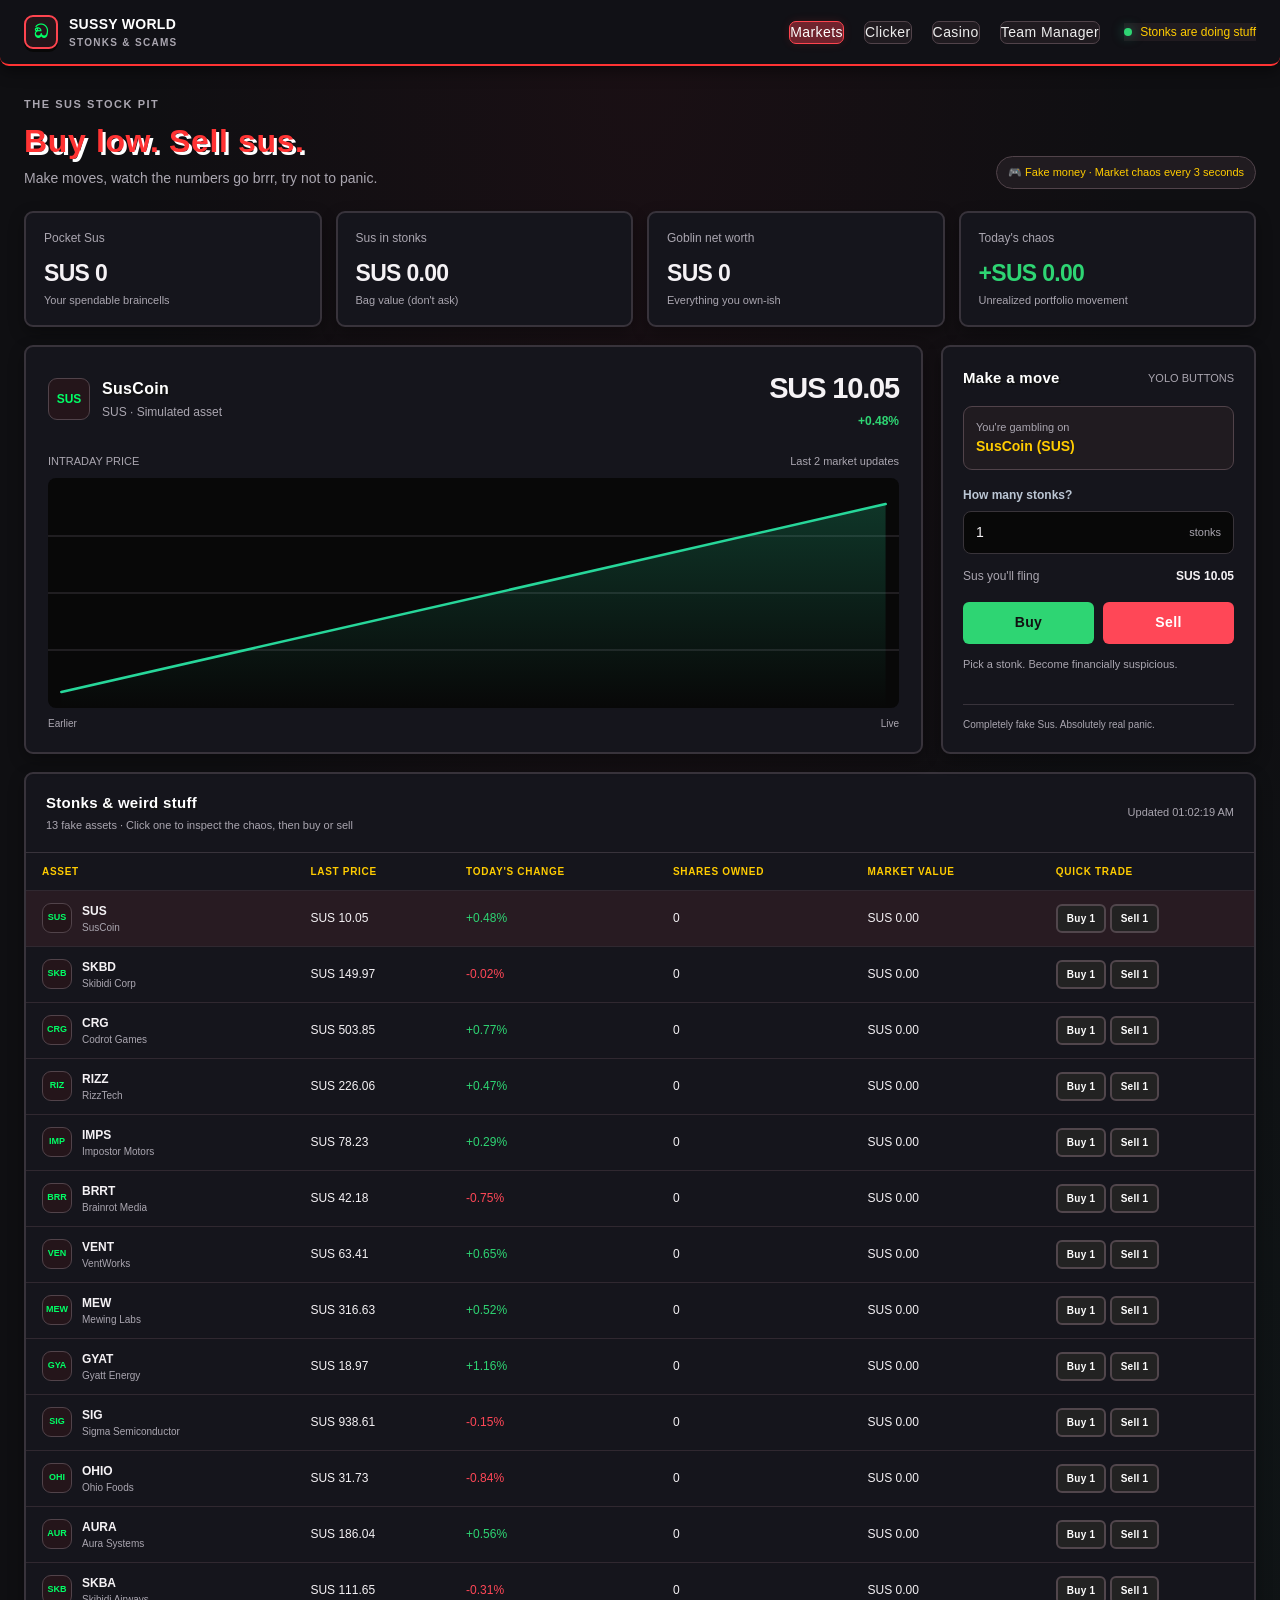
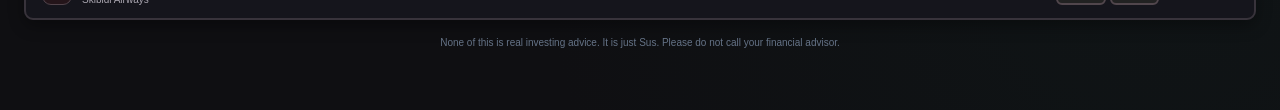
<file: stocks.html>
<!DOCTYPE html>
<html lang="en">
<head>
    <meta charset="UTF-8">
    <meta name="viewport" content="width=device-width, initial-scale=1.0">
    <meta name="theme-color" content="#160c2a">
    <title>Sussy Exchange | Paper Trading</title>
    <script src="data.js"></script>
    <style>
        :root {
            color-scheme: dark;
            --page: #090d14;
            --panel: #111823;
            --panel-raised: #151e2b;
            --border: #222d3b;
            --muted: #8290a3;
            --text: #e8edf5;
            --green: #27d79a;
            --red: #ff657a;
            --blue: #6ea8fe;
        }

        * { box-sizing: border-box; }

        body {
            margin: 0;
            background: var(--page);
            color: var(--text);
            font: 14px/1.5 Inter, ui-sans-serif, system-ui, -apple-system, BlinkMacSystemFont, "Segoe UI", sans-serif;
        }

        button, input { font: inherit; }
        button { cursor: pointer; }

        .topbar {
            min-height: 66px;
            display: flex;
            align-items: center;
            justify-content: space-between;
            gap: 20px;
            padding: 0 max(24px, calc((100vw - 1380px) / 2));
            border-bottom: 1px solid var(--border);
            background: #0c121b;
        }

        .brand, .topbar-right, .nav-links, .market-state, .asset-heading, .price-line, .panel-heading, .trade-actions {
            display: flex;
            align-items: center;
        }

        .brand { gap: 11px; color: var(--text); font-weight: 750; letter-spacing: .02em; }
        .brand-mark {
            width: 34px;
            height: 34px;
            display: grid;
            place-items: center;
            border: 1px solid #335478;
            border-radius: 10px;
            background: #14243a;
            color: var(--blue);
            font-size: 19px;
        }

        .brand small { display: block; color: var(--muted); font-size: 10px; font-weight: 600; letter-spacing: .13em; }
        .topbar-right { gap: 24px; }
        .nav-links { gap: 20px; }
        .nav-links a { color: var(--muted); text-decoration: none; }
        .nav-links a:hover, .nav-links a[aria-current="page"] { color: var(--text); }
        .market-state { gap: 8px; color: #b6c1cf; font-size: 12px; }
        .live-dot { width: 8px; height: 8px; border-radius: 50%; background: var(--green); box-shadow: 0 0 12px #27d79a88; }

        main { width: min(1380px, calc(100% - 48px)); margin: 30px auto 60px; }
        .page-heading { display: flex; align-items: end; justify-content: space-between; gap: 18px; margin-bottom: 22px; }
        .eyebrow { margin: 0 0 4px; color: var(--blue); font-size: 11px; font-weight: 750; letter-spacing: .14em; text-transform: uppercase; }
        h1, h2, h3, p { margin-top: 0; }
        h1 { margin-bottom: 3px; font-size: clamp(24px, 3vw, 32px); letter-spacing: -.04em; }
        .page-heading p:last-child { margin-bottom: 0; color: var(--muted); }
        .sim-badge { padding: 7px 11px; border: 1px solid #34445a; border-radius: 999px; color: #b8c5d6; font-size: 11px; white-space: nowrap; }

        .overview { display: grid; grid-template-columns: repeat(4, minmax(0, 1fr)); gap: 14px; margin-bottom: 18px; }
        .stat-card, .panel { border: 1px solid var(--border); border-radius: 12px; background: var(--panel); }
        .stat-card { min-height: 100px; padding: 16px 18px; }
        .stat-label { display: block; margin-bottom: 9px; color: var(--muted); font-size: 12px; }
        .stat-value { display: block; overflow: hidden; font-size: clamp(18px, 2vw, 23px); font-weight: 700; letter-spacing: -.03em; text-overflow: ellipsis; white-space: nowrap; }
        .stat-sub { display: block; margin-top: 2px; color: var(--muted); font-size: 11px; }

        .workspace { display: grid; grid-template-columns: minmax(0, 1fr) 315px; gap: 18px; margin-bottom: 18px; }
        .panel { min-width: 0; }
        .chart-panel { padding: 20px 22px 14px; }
        .asset-heading { justify-content: space-between; gap: 16px; }
        .asset-title { display: flex; align-items: center; gap: 12px; min-width: 0; }
        .asset-icon { display: grid; width: 42px; height: 42px; flex: 0 0 auto; place-items: center; border: 1px solid #30435b; border-radius: 12px; background: #18263a; color: var(--blue); font-size: 12px; font-weight: 800; }
        .asset-title h2 { overflow: hidden; margin: 0; font-size: 16px; text-overflow: ellipsis; white-space: nowrap; }
        .asset-title p { margin: 2px 0 0; color: var(--muted); font-size: 12px; }
        .price-summary { text-align: right; white-space: nowrap; }
        .price-summary strong { display: block; font-size: clamp(20px, 2.6vw, 29px); letter-spacing: -.04em; }
        .change-chip { display: inline-block; font-size: 12px; font-weight: 700; }
        .positive { color: var(--green) !important; }
        .negative { color: var(--red) !important; }
        .chart-meta { display: flex; justify-content: space-between; gap: 10px; margin: 22px 0 8px; color: var(--muted); font-size: 11px; }
        .chart-wrap { height: 230px; overflow: hidden; border-radius: 8px; background: linear-gradient(180deg, #101a26 0%, #111823 100%); }
        #price-chart { display: block; width: 100%; height: 100%; }
        .chart-grid { stroke: #243142; stroke-width: 1; }
        .chart-line { fill: none; stroke: var(--green); stroke-linecap: round; stroke-linejoin: round; stroke-width: 2.5; }
        .chart-area { fill: url(#chart-fill); }
        .chart-panel.down .chart-line { stroke: var(--red); }
        .chart-panel.down .chart-area { fill: url(#chart-fill-down); }
        .chart-baseline { display: flex; justify-content: space-between; padding-top: 8px; color: var(--muted); font-size: 10px; }

        .ticket { padding: 20px; }
        .panel-heading { justify-content: space-between; gap: 12px; margin-bottom: 17px; }
        .panel-heading h2 { margin: 0; font-size: 15px; }
        .panel-kicker { color: var(--muted); font-size: 11px; }
        .selected-order { margin-bottom: 16px; padding: 12px; border: 1px solid var(--border); border-radius: 9px; background: var(--panel-raised); }
        .selected-order span { display: block; color: var(--muted); font-size: 11px; }
        .selected-order strong { font-size: 14px; }
        .field-label { display: block; margin-bottom: 7px; color: #bbc6d4; font-size: 12px; font-weight: 650; }
        .quantity-control { display: flex; align-items: center; border: 1px solid #354254; border-radius: 8px; background: #0c121b; }
        .quantity-control input { width: 100%; min-width: 0; padding: 10px 12px; border: 0; outline: 0; background: transparent; color: var(--text); }
        .quantity-control input:focus { box-shadow: 0 0 0 2px #6ea8fe66; }
        .quantity-control span { padding-right: 12px; color: var(--muted); font-size: 11px; }
        .order-estimate { display: flex; justify-content: space-between; gap: 10px; margin: 13px 0 17px; color: var(--muted); font-size: 12px; }
        .order-estimate strong { color: var(--text); }
        .trade-actions { gap: 9px; }
        .trade-actions button { min-height: 42px; flex: 1; border: 0; border-radius: 8px; color: #07130f; font-weight: 750; }
        .buy-button { background: var(--green); }
        .sell-button { background: #ff7184; }
        .trade-actions button:hover { filter: brightness(1.08); }
        .trade-actions button:active { transform: translateY(1px); }
        .trade-message { min-height: 35px; margin: 12px 0 0; color: var(--muted); font-size: 11px; }
        .trade-message.success { color: var(--green); }
        .trade-message.error { color: var(--red); }
        .ticket-note { margin: 13px 0 0; padding-top: 12px; border-top: 1px solid var(--border); color: var(--muted); font-size: 10px; }

        .watchlist { overflow: hidden; }
        .watchlist .panel-heading { margin: 0; padding: 18px 20px; border-bottom: 1px solid var(--border); }
        .watchlist .panel-heading p { margin: 3px 0 0; color: var(--muted); font-size: 11px; }
        .table-scroll { overflow-x: auto; }
        table { width: 100%; border-collapse: collapse; text-align: left; white-space: nowrap; }
        th { padding: 11px 16px; color: var(--muted); font-size: 10px; font-weight: 650; letter-spacing: .07em; text-transform: uppercase; }
        td { padding: 11px 16px; border-top: 1px solid #1c2633; font-size: 12px; }
        tbody tr { transition: background .15s ease; }
        tbody tr:hover, tbody tr.selected { background: #172131; }
        tbody tr { cursor: pointer; }
        .symbol-cell { display: flex; align-items: center; gap: 10px; }
        .symbol-icon { display: grid; width: 30px; height: 30px; flex: 0 0 auto; place-items: center; border-radius: 9px; background: #1b2b40; color: #b8d2ff; font-size: 9px; font-weight: 800; }
        .symbol-name strong, .symbol-name span { display: block; }
        .symbol-name strong { font-size: 12px; }
        .symbol-name span { color: var(--muted); font-size: 10px; }
        .row-action { padding: 5px 9px; border: 1px solid #344254; border-radius: 6px; background: #182230; color: #dce5f0; font-size: 10px; font-weight: 650; }
        .row-action:hover { border-color: #6ea8fe; }
        footer { padding-top: 15px; color: #657387; font-size: 10px; text-align: center; }

        @media (max-width: 900px) {
            .workspace { grid-template-columns: minmax(0, 1fr) 280px; gap: 12px; }
            .chart-panel { padding-inline: 16px; }
            .ticket { padding: 16px; }
            .overview { gap: 10px; }
        }

        @media (max-width: 700px) {
            .topbar { padding: 0 18px; }
            .topbar-right { gap: 12px; }
            .nav-links { gap: 12px; }
            .nav-links a:first-child { display: none; }
            main { width: min(100% - 28px, 600px); margin-top: 22px; }
            .overview { grid-template-columns: repeat(2, minmax(0, 1fr)); }
            .workspace { grid-template-columns: 1fr; }
            .ticket { order: -1; }
            .chart-wrap { height: 200px; }
        }

        @media (max-width: 430px) {
            .market-state { display: none; }
            .page-heading { align-items: start; flex-direction: column; }
            .asset-heading { align-items: start; flex-direction: column; }
            .price-summary { text-align: left; }
            .chart-panel { padding: 16px 13px 12px; }
            th, td { padding-inline: 11px; }
        }
    </style>
    <link rel="stylesheet" href="brainrot-theme.css">
</head>
<body>
    <header class="topbar">
        <a class="brand" href="stocks.html" style="text-decoration:none">
            <span class="brand-mark">ඞ</span>
            <span>SUSSY WORLD<small>STONKS & SCAMS</small></span>
        </a>
        <div class="topbar-right">
            <nav class="nav-links" aria-label="Main navigation">
                <a href="stocks.html" aria-current="page">Markets</a>
                <a href="index.html">Clicker</a>
                <a href="casino.html">Casino</a>
                <a href="team-manager.html">Team Manager</a>
            </nav>
            <div class="market-state"><span class="live-dot"></span> Stonks are doing stuff</div>
        </div>
    </header>

    <main>
        <section class="page-heading">
            <div>
                <p class="eyebrow">The sus stock pit</p>
                <h1>Buy low. Sell sus.</h1>
                <p>Make moves, watch the numbers go brrr, try not to panic.</p>
            </div>
            <span class="sim-badge">🎮 Fake money · Market chaos every 3 seconds</span>
        </section>

        <section class="overview" aria-label="Portfolio overview">
            <article class="stat-card">
                <span class="stat-label">Pocket Sus</span>
                <strong class="stat-value" id="balance-display">SUS 0</strong>
                <span class="stat-sub">Your spendable braincells</span>
            </article>
            <article class="stat-card">
                <span class="stat-label">Sus in stonks</span>
                <strong class="stat-value" id="portfolio-value">SUS 0</strong>
                <span class="stat-sub">Bag value (don't ask)</span>
            </article>
            <article class="stat-card">
                <span class="stat-label">Goblin net worth</span>
                <strong class="stat-value" id="account-value">SUS 0</strong>
                <span class="stat-sub">Everything you own-ish</span>
            </article>
            <article class="stat-card">
                <span class="stat-label">Today's chaos</span>
                <strong class="stat-value" id="daily-change">SUS 0</strong>
                <span class="stat-sub">Unrealized portfolio movement</span>
            </article>
        </section>

        <section class="workspace">
            <article class="panel chart-panel" id="chart-panel">
                <div class="asset-heading">
                    <div class="asset-title">
                        <span class="asset-icon" id="selected-icon">SUS</span>
                        <div>
                            <h2 id="selected-name">SusCoin</h2>
                            <p id="selected-symbol">SUS · Simulated asset</p>
                        </div>
                    </div>
                    <div class="price-summary">
                        <strong id="selected-price">SUS 0.00</strong>
                        <span class="change-chip" id="selected-change">0.00%</span>
                    </div>
                </div>
                <div class="chart-meta">
                    <span>INTRADAY PRICE</span>
                    <span id="chart-range">Last 30 market updates</span>
                </div>
                <div class="chart-wrap">
                    <svg id="price-chart" viewBox="0 0 760 230" role="img" aria-label="Selected asset intraday price chart" preserveAspectRatio="none"></svg>
                </div>
                <div class="chart-baseline"><span>Earlier</span><span>Live</span></div>
            </article>

            <aside class="panel ticket" aria-labelledby="ticket-heading">
                <div class="panel-heading">
                    <h2 id="ticket-heading">Make a move</h2>
                    <span class="panel-kicker">YOLO BUTTONS</span>
                </div>
                <div class="selected-order">
                    <span>You're gambling on</span>
                    <strong id="ticket-asset">SusCoin (SUS)</strong>
                </div>
                <label class="field-label" for="order-quantity">How many stonks?</label>
                <div class="quantity-control">
                    <input id="order-quantity" type="number" min="1" step="1" value="1" inputmode="numeric">
                    <span>stonks</span>
                </div>
                <div class="order-estimate">
                    <span>Sus you'll fling</span>
                    <strong id="order-estimate">SUS 0.00</strong>
                </div>
                <div class="trade-actions">
                    <button class="buy-button" id="buy-button" type="button">Buy</button>
                    <button class="sell-button" id="sell-button" type="button">Sell</button>
                </div>
                <p class="trade-message" id="trade-message" aria-live="polite">Pick a stonk. Become financially suspicious.</p>
                <p class="ticket-note">Completely fake Sus. Absolutely real panic.</p>
            </aside>
        </section>

        <section class="panel watchlist" aria-labelledby="watchlist-heading">
            <div class="panel-heading">
                <div>
                    <h2 id="watchlist-heading">Stonks & weird stuff</h2>
                    <p>13 fake assets · Click one to inspect the chaos, then buy or sell</p>
                </div>
                <span class="panel-kicker" id="last-updated">Updating…</span>
            </div>
            <div class="table-scroll">
                <table>
                    <thead>
                        <tr>
                            <th>Asset</th>
                            <th>Last price</th>
                            <th>Today's change</th>
                            <th>Shares owned</th>
                            <th>Market value</th>
                            <th>Quick trade</th>
                        </tr>
                    </thead>
                    <tbody id="market-rows"></tbody>
                </table>
            </div>
        </section>
        <footer>None of this is real investing advice. It is just Sus. Please do not call your financial advisor.</footer>
    </main>

    <script>
        const ASSET_DEFINITIONS = [
            { id: 'suscoin', symbol: 'SUS', name: 'SusCoin', price: 10, volatility: 0.008 },
            { id: 'skb', symbol: 'SKBD', name: 'Skibidi Corp', price: 150, volatility: 0.012 },
            { id: 'crg', symbol: 'CRG', name: 'Codrot Games', price: 500, volatility: 0.016 },
            { id: 'rizztech', symbol: 'RIZZ', name: 'RizzTech', price: 225, volatility: 0.013 },
            { id: 'impostor', symbol: 'IMPS', name: 'Impostor Motors', price: 78, volatility: 0.014 },
            { id: 'brainrot', symbol: 'BRRT', name: 'Brainrot Media', price: 42.5, volatility: 0.017 },
            { id: 'ventworks', symbol: 'VENT', name: 'VentWorks', price: 63, volatility: 0.01 },
            { id: 'mewlabs', symbol: 'MEW', name: 'Mewing Labs', price: 315, volatility: 0.012 },
            { id: 'gyattenergy', symbol: 'GYAT', name: 'Gyatt Energy', price: 18.75, volatility: 0.018 },
            { id: 'sigmasemi', symbol: 'SIG', name: 'Sigma Semiconductor', price: 940, volatility: 0.011 },
            { id: 'ohiofoods', symbol: 'OHIO', name: 'Ohio Foods', price: 32, volatility: 0.009 },
            { id: 'aurasystems', symbol: 'AURA', name: 'Aura Systems', price: 185, volatility: 0.013 },
            { id: 'skibidiair', symbol: 'SKBA', name: 'Skibidi Airways', price: 112, volatility: 0.015 }
        ];

        function readSavedMarket() {
            const raw = localStorage.getItem('marketData');
            if (!raw) return {};
            try {
                return JSON.parse(raw) || {};
            } catch (error) {
                console.error('Unable to load saved market data:', error);
                return {};
            }
        }

        const savedMarket = readSavedMarket();
        const now = new Date();
        const marketDay = `${now.getFullYear()}-${String(now.getMonth() + 1).padStart(2, '0')}-${String(now.getDate()).padStart(2, '0')}`;
        const market = Object.fromEntries(ASSET_DEFINITIONS.map((definition) => {
            const saved = savedMarket[definition.id] || {};
            const price = Number.isFinite(saved.price) && saved.price > 0 ? saved.price : definition.price;
            const sameMarketDay = saved.dayKey === marketDay;
            const savedHistory = sameMarketDay && Array.isArray(saved.history)
                ? saved.history.filter((value) => Number.isFinite(value) && value > 0).slice(-30)
                : [];
            return [definition.id, {
                ...definition,
                price,
                owned: Number.isFinite(saved.owned) ? Math.max(0, Math.floor(saved.owned)) : 0,
                dailyOpen: sameMarketDay && Number.isFinite(saved.dailyOpen) && saved.dailyOpen > 0
                    ? saved.dailyOpen
                    : price,
                dayKey: marketDay,
                history: savedHistory.length ? savedHistory : [price]
            }];
        }));

        let playerCash = Math.max(0, Number(game.susPoints) || 0);
        let selectedAssetId = 'suscoin';

        function formatSus(amount, decimals = 2) {
            return `SUS ${Number(amount).toLocaleString('en-US', {
                minimumFractionDigits: decimals,
                maximumFractionDigits: decimals
            })}`;
        }

        function formatChange(amount) {
            const sign = amount > 0 ? '+' : '';
            return `${sign}${amount.toFixed(2)}%`;
        }

        function assetChange(asset) {
            return ((asset.price - asset.dailyOpen) / asset.dailyOpen) * 100;
        }

        function portfolioValue() {
            return Object.values(market).reduce((total, asset) => total + asset.owned * asset.price, 0);
        }

        function dailyPortfolioChange() {
            return Object.values(market).reduce((total, asset) => total + asset.owned * (asset.price - asset.dailyOpen), 0);
        }

        function saveMarket() {
            localStorage.setItem('marketData', JSON.stringify(market));
        }

        function setTradeMessage(message, type = '') {
            const element = document.getElementById('trade-message');
            element.textContent = message;
            element.className = `trade-message ${type}`;
        }

        function renderChart(asset) {
            const svg = document.getElementById('price-chart');
            const values = asset.history.slice(-30);
            const width = 760;
            const height = 230;
            const padX = 12;
            const padY = 16;
            const minimum = Math.min(...values);
            const maximum = Math.max(...values);
            const range = Math.max(maximum - minimum, maximum * 0.005, 0.01);
            const points = values.map((value, index) => {
                const x = padX + index * (width - padX * 2) / Math.max(values.length - 1, 1);
                const y = height - padY - ((value - minimum) / range) * (height - padY * 2);
                return [x, y];
            });
            const line = points.map(([x, y]) => `${x.toFixed(1)},${y.toFixed(1)}`).join(' ');
            const first = points[0];
            const last = points[points.length - 1];
            const area = `${first[0]},${height} ${line} ${last[0]},${height}`;
            const color = assetChange(asset) >= 0 ? '#27d79a' : '#ff657a';
            svg.innerHTML = `
                <defs>
                    <linearGradient id="chart-fill" x1="0" x2="0" y1="0" y2="1">
                        <stop offset="0%" stop-color="#27d79a" stop-opacity=".22"></stop>
                        <stop offset="100%" stop-color="#27d79a" stop-opacity="0"></stop>
                    </linearGradient>
                    <linearGradient id="chart-fill-down" x1="0" x2="0" y1="0" y2="1">
                        <stop offset="0%" stop-color="#ff657a" stop-opacity=".22"></stop>
                        <stop offset="100%" stop-color="#ff657a" stop-opacity="0"></stop>
                    </linearGradient>
                </defs>
                <line class="chart-grid" x1="0" y1="58" x2="${width}" y2="58"></line>
                <line class="chart-grid" x1="0" y1="115" x2="${width}" y2="115"></line>
                <line class="chart-grid" x1="0" y1="172" x2="${width}" y2="172"></line>
                <polygon class="chart-area" points="${area}"></polygon>
                <polyline class="chart-line" style="stroke:${color}" points="${line}"></polyline>`;
            document.getElementById('chart-panel').classList.toggle('down', assetChange(asset) < 0);
            document.getElementById('chart-range').textContent = `Last ${values.length} market updates`;
        }

        function renderWatchlist() {
            const rows = document.getElementById('market-rows');
            rows.innerHTML = ASSET_DEFINITIONS.map((definition) => {
                const asset = market[definition.id];
                const change = assetChange(asset);
                const changeClass = change >= 0 ? 'positive' : 'negative';
                return `<tr data-select-asset="${asset.id}" class="${asset.id === selectedAssetId ? 'selected' : ''}">
                    <td><div class="symbol-cell"><span class="symbol-icon">${asset.symbol.slice(0, 3)}</span><span class="symbol-name"><strong>${asset.symbol}</strong><span>${asset.name}</span></span></div></td>
                    <td>${formatSus(asset.price)}</td>
                    <td class="${changeClass}">${formatChange(change)}</td>
                    <td>${asset.owned.toLocaleString()}</td>
                    <td>${formatSus(asset.owned * asset.price)}</td>
                    <td><button class="row-action" type="button" data-quick-trade="buy" data-asset="${asset.id}">Buy 1</button> <button class="row-action" type="button" data-quick-trade="sell" data-asset="${asset.id}">Sell 1</button></td>
                </tr>`;
            }).join('');
        }

        function renderSelectedAsset() {
            const asset = market[selectedAssetId];
            const change = assetChange(asset);
            document.getElementById('selected-icon').textContent = asset.symbol.slice(0, 3);
            document.getElementById('selected-name').textContent = asset.name;
            document.getElementById('selected-symbol').textContent = `${asset.symbol} · Simulated asset`;
            document.getElementById('selected-price').textContent = formatSus(asset.price);
            const changeElement = document.getElementById('selected-change');
            changeElement.textContent = formatChange(change);
            changeElement.className = `change-chip ${change >= 0 ? 'positive' : 'negative'}`;
            document.getElementById('ticket-asset').textContent = `${asset.name} (${asset.symbol})`;
            document.getElementById('order-estimate').textContent = formatSus(asset.price * Math.max(1, Number(document.getElementById('order-quantity').value) || 1));
            renderChart(asset);
        }

        function renderOverview() {
            playerCash = Math.max(0, Number(game.susPoints) || 0);
            const holdings = portfolioValue();
            const change = dailyPortfolioChange();
            document.getElementById('balance-display').textContent = formatSus(playerCash, 0);
            document.getElementById('portfolio-value').textContent = formatSus(holdings);
            document.getElementById('account-value').textContent = formatSus(playerCash + holdings, 0);
            const changeElement = document.getElementById('daily-change');
            changeElement.textContent = `${change >= 0 ? '+' : '−'}${formatSus(Math.abs(change))}`;
            changeElement.className = `stat-value ${change >= 0 ? 'positive' : 'negative'}`;
        }

        function renderMarket() {
            renderOverview();
            renderSelectedAsset();
            renderWatchlist();
        }

        function executeTrade(assetId, side, quantity) {
            const asset = market[assetId];
            const amount = Math.floor(Number(quantity));
            if (!asset || !Number.isSafeInteger(amount) || amount < 1) {
                setTradeMessage('Enter a valid whole-share quantity.', 'error');
                return;
            }

            const total = Math.round(asset.price * amount * 100) / 100;
            playerCash = Math.max(0, Number(game.susPoints) || 0);
            if (side === 'buy') {
                if (total > playerCash) {
                    setTradeMessage('Not enough Sus for this order.', 'error');
                    return;
                }
                playerCash -= total;
                asset.owned += amount;
                setTradeMessage(`Bought ${amount} ${asset.symbol} share${amount === 1 ? '' : 's'} for ${formatSus(total)}.`, 'success');
            } else {
                if (asset.owned < amount) {
                    setTradeMessage(`You only own ${asset.owned} ${asset.symbol} share${asset.owned === 1 ? '' : 's'}.`, 'error');
                    return;
                }
                playerCash += total;
                asset.owned -= amount;
                setTradeMessage(`Sold ${amount} ${asset.symbol} share${amount === 1 ? '' : 's'} for ${formatSus(total)}.`, 'success');
            }

            saveSus(playerCash);
            saveMarket();
            renderMarket();
        }

        function updateMarketPrices() {
            for (const asset of Object.values(market)) {
                let movement = (Math.random() * 2 - 1) * asset.volatility;
                if (Math.random() < 0.015) movement = Math.random() > 0.5 ? 0.06 : -0.06;
                asset.price = Math.max(0.01, asset.price * (1 + movement));
                asset.history.push(asset.price);
                if (asset.history.length > 30) asset.history.shift();
            }
            saveMarket();
            document.getElementById('last-updated').textContent = `Updated ${new Date().toLocaleTimeString([], { hour: '2-digit', minute: '2-digit', second: '2-digit' })}`;
            renderMarket();
        }

        document.getElementById('order-quantity').addEventListener('input', () => {
            const asset = market[selectedAssetId];
            const quantity = Math.max(1, Number(document.getElementById('order-quantity').value) || 1);
            document.getElementById('order-estimate').textContent = formatSus(asset.price * quantity);
        });

        document.getElementById('buy-button').addEventListener('click', () => {
            executeTrade(selectedAssetId, 'buy', document.getElementById('order-quantity').value);
        });
        document.getElementById('sell-button').addEventListener('click', () => {
            executeTrade(selectedAssetId, 'sell', document.getElementById('order-quantity').value);
        });

        document.getElementById('market-rows').addEventListener('click', (event) => {
            const quickTrade = event.target.closest('[data-quick-trade]');
            if (quickTrade) {
                event.stopPropagation();
                executeTrade(quickTrade.dataset.asset, quickTrade.dataset.quickTrade, 1);
                return;
            }
            const row = event.target.closest('[data-select-asset]');
            if (row) {
                selectedAssetId = row.dataset.selectAsset;
                renderMarket();
            }
        });

        window.addEventListener('storage', (event) => {
            if (event.key === SAVE_KEY && event.newValue) {
                try {
                    const updatedGame = JSON.parse(event.newValue);
                    if (Number.isFinite(updatedGame.susPoints)) {
                        game.susPoints = updatedGame.susPoints;
                        renderOverview();
                    }
                } catch (error) {
                    console.error('Unable to sync shared game balance:', error);
                }
            }
        });

        renderMarket();
        updateMarketPrices();
        setInterval(updateMarketPrices, 3000);
        document.addEventListener('visibilitychange', () => {
            if (!document.hidden) updateMarketPrices();
        });
    </script>
    <script src="auto-update.js"></script>
</body>
</html>
</file>
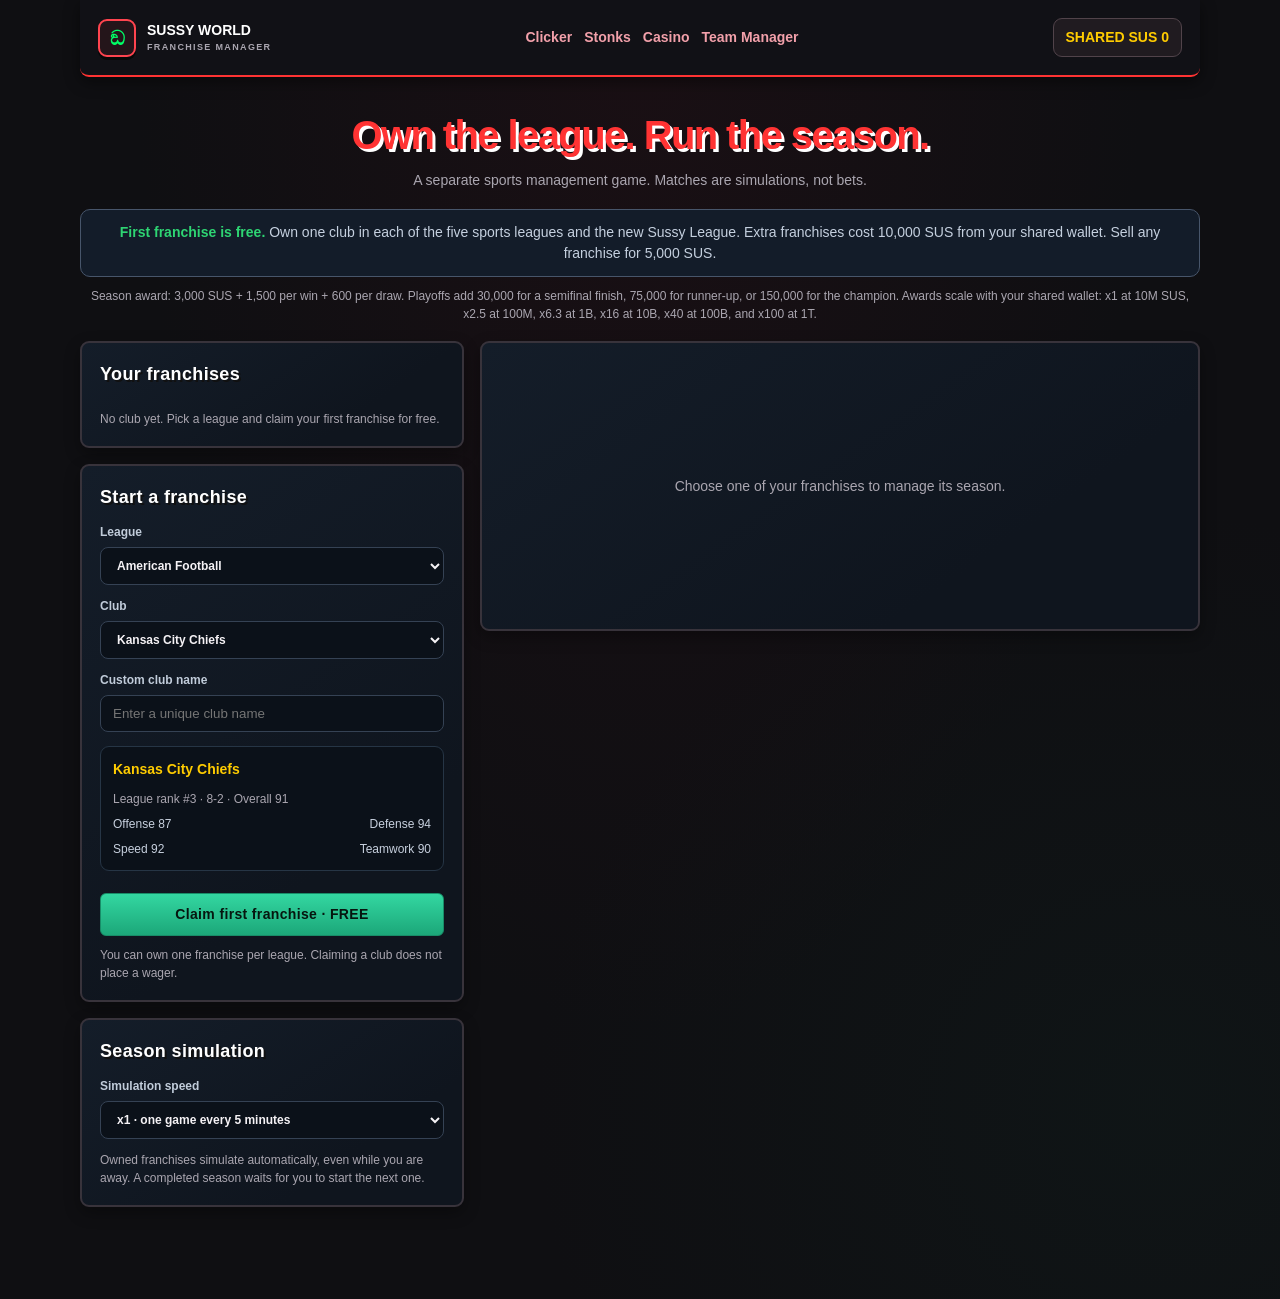
<file: team-manager.html>
<!DOCTYPE html>
<html lang="en">
<head>
    <meta charset="UTF-8">
    <meta name="viewport" content="width=device-width, initial-scale=1">
    <meta name="theme-color" content="#160c2a">
    <title>Sussy Franchise Manager</title>
    <script src="data.js"></script>
    <script src="team-data.js"></script>
    <style>
        :root {
            color-scheme: dark;
            --page: #090d14;
            --panel: #111823;
            --panel-raised: #151e2b;
            --border: #263545;
            --muted: #8290a3;
            --text: #e8edf5;
            --green: #27d79a;
            --gold: #f5c66b;
            --red: #fb6477;
        }

        * { box-sizing: border-box; }
        body {
            min-height: 100vh;
            margin: 0;
            background: radial-gradient(ellipse at 50% -20%, #282034 0, var(--page) 55%);
            color: var(--text);
            font: 14px/1.5 Inter, ui-sans-serif, system-ui, -apple-system, BlinkMacSystemFont, "Segoe UI", sans-serif;
        }
        a { color: #f2a0aa; font-weight: 650; text-decoration: none; }
        button, select { font: inherit; }
        button { cursor: pointer; }
        .topbar {
            display: flex;
            align-items: center;
            justify-content: space-between;
            gap: 18px;
            max-width: 1120px;
            margin: 0 auto;
            padding: 18px;
            border-bottom: 1px solid var(--border);
        }
        .brand { display: flex; align-items: center; gap: 11px; color: var(--text); font-weight: 850; }
        .brand-mark { display: grid; width: 38px; height: 38px; place-items: center; border: 1px solid #63454c; border-radius: 12px; background: #2b1d26; font-size: 20px; }
        .brand small { display: block; color: var(--muted); font-size: 9px; letter-spacing: .15em; }
        nav { display: flex; flex-wrap: wrap; gap: 12px; }
        .wallet { padding: 8px 12px; border: 1px solid var(--border); border-radius: 9px; background: var(--panel); color: var(--gold); font-weight: 800; white-space: nowrap; }
        main { width: min(1120px, calc(100% - 32px)); margin: 28px auto 60px; }
        .intro { margin-bottom: 18px; text-align: center; }
        .intro h1 { margin: 0 0 5px; font-size: clamp(27px, 5vw, 40px); letter-spacing: -.04em; }
        .intro p { margin: 0; color: var(--muted); }
        .notice { margin: 18px 0; padding: 12px 15px; border: 1px solid #47556a; border-radius: 10px; background: #131c29; color: #c5d0df; text-align: center; }
        .notice strong { color: var(--green); }
        .award-note { margin: -8px 0 18px; color: var(--muted); font-size: 12px; text-align: center; }
        .layout { display: grid; grid-template-columns: minmax(260px, .8fr) minmax(0, 1.5fr); gap: 16px; align-items: start; }
        .panel { padding: 18px; border: 1px solid var(--border); border-radius: 14px; background: linear-gradient(145deg, #141d29, #0f151e 72%); }
        h2 { margin: 0 0 12px; font-size: 18px; }
        .field { display: grid; gap: 6px; margin: 12px 0; color: #c1ccda; font-size: 12px; font-weight: 700; }
        select, input { width: 100%; padding: 10px 12px; border: 1px solid #354254; border-radius: 8px; background: #0b1119; color: var(--text); }
        button { padding: 10px 14px; border: 1px solid #188d68; border-radius: 8px; background: linear-gradient(180deg, #33d7a1, #1ca779); color: #06160f; font-weight: 800; }
        button:disabled { cursor: not-allowed; opacity: .45; }
        button.secondary { border-color: #3a4657; background: #1a2533; color: var(--text); }
        .full-button { width: 100%; margin-top: 8px; }
        .muted, .help { color: var(--muted); }
        .help { margin: 10px 0 0; font-size: 12px; }
        .team-preview { margin: 14px 0; padding: 12px; border: 1px solid #263545; border-radius: 9px; background: #0b1119; }
        .team-preview strong { color: var(--gold); }
        .rating-row { display: flex; justify-content: space-between; gap: 8px; margin-top: 7px; color: #c7d0de; font-size: 12px; }
        .owned-list { display: grid; gap: 8px; }
        .owned-franchise { display: grid; grid-template-columns: minmax(0, 1fr) auto; gap: 8px; }
        .owned-button { width: 100%; padding: 11px 12px; border-color: var(--border); background: #0b1119; color: var(--text); text-align: left; }
        .owned-button.active { border-color: #188d68; box-shadow: 0 0 0 2px #27d79a22; }
        .owned-button small { display: block; color: var(--muted); font-weight: 500; }
        .sell-button { padding: 8px 10px; border-color: #754034; background: #39211e; color: #ffd2be; }
        .manager-content { min-height: 290px; }
        .empty-state { display: grid; min-height: 250px; place-items: center; color: var(--muted); text-align: center; }
        .club-heading { display: flex; flex-wrap: wrap; align-items: start; justify-content: space-between; gap: 10px; }
        .club-heading h2 { margin-bottom: 3px; }
        .seed { color: var(--muted); font-size: 12px; }
        .record-grid { display: grid; grid-template-columns: repeat(4, 1fr); gap: 8px; margin: 15px 0; }
        .record-cell { padding: 10px; border: 1px solid var(--border); border-radius: 9px; background: #0b1119; text-align: center; }
        .record-cell strong { display: block; color: var(--green); font-size: 20px; }
        .record-cell span { color: var(--muted); font-size: 10px; text-transform: uppercase; }
        .match-box { margin: 14px 0; padding: 15px; border: 1px solid #344155; border-radius: 10px; background: #0b1119; text-align: center; }
        .match-box .score { margin: 8px 0; color: var(--gold); font-size: clamp(21px, 4vw, 30px); font-weight: 900; }
        .controls { display: flex; flex-wrap: wrap; gap: 8px; }
        .controls button { flex: 1 1 180px; }
        .standings { width: 100%; margin-top: 12px; border-collapse: collapse; font-size: 12px; }
        .standings th, .standings td { padding: 8px 6px; border-bottom: 1px solid #263545; text-align: left; }
        .standings th { color: var(--muted); font-size: 10px; text-transform: uppercase; }
        .table-wrap { overflow-x: auto; }
        .standings tr.managed-team { color: var(--green); font-weight: 800; }
        .roster-table { width: 100%; margin-top: 8px; border-collapse: collapse; font-size: 12px; }
        .roster-table th, .roster-table td { padding: 8px 6px; border-bottom: 1px solid #263545; text-align: left; }
        .roster-table th { color: var(--muted); font-size: 10px; text-transform: uppercase; }
        .trade-controls { display: grid; grid-template-columns: 1fr 1fr auto; gap: 8px; align-items: end; margin-top: 12px; }
        .trade-controls .field { margin: 0; }
        .tournament { margin: 16px 0; padding: 13px; border: 1px solid #67434b; border-radius: 10px; background: #1c1822; }
        .tournament h3 { margin: 0 0 6px; color: var(--gold); }
        .reward { color: var(--green); font-weight: 850; }
        .log { display: grid; gap: 6px; max-height: 180px; overflow: auto; margin: 12px 0 0; padding: 0; list-style: none; }
        .log li { padding: 7px 9px; border-radius: 7px; background: #0b1119; color: #c4cfdd; font-size: 12px; }
        .status { min-height: 20px; margin: 12px 0 0; color: var(--gold); font-size: 12px; }
        @media (max-width: 760px) {
            .topbar { flex-wrap: wrap; }
            .layout { grid-template-columns: 1fr; }
        }
        @media (max-width: 480px) {
            .topbar { padding: 14px; }
            nav { order: 3; width: 100%; justify-content: center; }
            main { width: min(100% - 22px, 600px); margin-top: 20px; }
            .panel { padding: 14px; }
            .record-grid { grid-template-columns: repeat(2, 1fr); }
            .trade-controls { grid-template-columns: 1fr; }
            .trade-controls button { width: 100%; }
        }
    </style>
    <link rel="stylesheet" href="brainrot-theme.css">
</head>
<body>
    <header class="topbar">
        <a class="brand" href="index.html">
            <span class="brand-mark">ඞ</span>
            <span>SUSSY WORLD<small>FRANCHISE MANAGER</small></span>
        </a>
        <nav aria-label="Game navigation">
            <a href="index.html">Clicker</a>
            <a href="stocks.html">Stonks</a>
            <a href="casino.html">Casino</a>
            <a href="team-manager.html" aria-current="page">Team Manager</a>
        </nav>
        <div class="wallet">SHARED SUS <span id="wallet-balance">0</span></div>
    </header>
    <main>
        <section class="intro">
            <h1>Own the league. Run the season.</h1>
            <p>A separate sports management game. Matches are simulations, not bets.</p>
        </section>
        <div class="notice"><strong>First franchise is free.</strong> Own one club in each of the five sports leagues and the new Sussy League. Extra franchises cost <span id="franchise-cost"></span> SUS from your shared wallet. Sell any franchise for <span id="franchise-sale-value"></span> SUS.</div>
        <p class="award-note">Season award: 3,000 SUS + 1,500 per win + 600 per draw. Playoffs add 30,000 for a semifinal finish, 75,000 for runner-up, or 150,000 for the champion. Awards scale with your shared wallet: x1 at 10M SUS, x2.5 at 100M, x6.3 at 1B, x16 at 10B, x40 at 100B, and x100 at 1T.</p>
        <div class="layout">
            <aside>
                <section class="panel">
                    <h2>Your franchises</h2>
                    <div class="owned-list" id="owned-list"></div>
                    <p class="help" id="owned-empty">No club yet. Pick a league and claim your first franchise for free.</p>
                </section>
                <section class="panel" style="margin-top:16px">
                    <h2>Start a franchise</h2>
                    <label class="field" for="league-select">League
                        <select id="league-select"></select>
                    </label>
                    <label class="field" for="team-select">Club
                        <select id="team-select"></select>
                    </label>
                    <label class="field" for="custom-team-name" id="custom-team-name-field" hidden>Custom club name
                        <input id="custom-team-name" type="text" maxlength="32" autocomplete="off" placeholder="Enter a unique club name">
                    </label>
                    <div class="team-preview" id="team-preview"></div>
                    <button class="full-button" id="acquire-button" type="button">Claim franchise</button>
                    <p class="help">You can own one franchise per league. Claiming a club does not place a wager.</p>
                </section>
                <section class="panel" style="margin-top:16px">
                    <h2>Season simulation</h2>
                    <label class="field" for="simulation-speed">Simulation speed
                        <select id="simulation-speed">
                            <option value="1">x1 · one game every 5 minutes</option>
                            <option value="2">x2 · one game every 2.5 minutes</option>
                            <option value="5">x5 · one game every 12 seconds</option>
                            <option value="10">x10 · one game every 10 seconds</option>
                            <option value="20">x20 · one game every second</option>
                        </select>
                    </label>
                    <p class="help">Owned franchises simulate automatically, even while you are away. A completed season waits for you to start the next one.</p>
                </section>
            </aside>
            <section class="panel manager-content" id="manager-panel">
                <div class="empty-state" id="empty-manager">Choose one of your franchises to manage its season.</div>
                <div id="club-manager" hidden></div>
            </section>
        </div>
        <p class="status" id="manager-status" role="status" aria-live="polite"></p>
    </main>
    <script>
        const MANAGER_SAVE_KEY = 'sussy_team_manager_v1';
        const MANAGER_BACKUP_KEY = `${MANAGER_SAVE_KEY}_backup`;
        const MANAGER_SAVE_VERSION = 1;
        const FRANCHISE_COST = 10000;
        const FRANCHISE_SALE_VALUE = Math.floor(FRANCHISE_COST / 2);
        const TRAINING_COST = 7500;
        const SEASON_REWARD_SCALE_BALANCE = 10000000;
        const SEASON_REWARD_SCALE_POWER = 0.4;
        const SIMULATION_INTERVALS = {
            1: 5 * 60 * 1000,
            2: 2.5 * 60 * 1000,
            5: 12 * 1000,
            10: 10 * 1000,
            20: 1000
        };
        const SIMULATION_SPEEDS = Object.keys(SIMULATION_INTERVALS).map(Number);
        const SEASON_GAMES_BY_LEAGUE = {
            football: 10,
            basketball: 32,
            baseball: 64,
            hockey: 32,
            soccer: 38,
            sussy: 7
        };
        const DEFAULT_SEASON_GAMES = 10;
        const CUSTOM_TEAM_OPTION = '__custom__';
        const TEAM_ATTRIBUTES = ['offense', 'defense', 'speed', 'teamwork'];
        const PLAYER_POSITIONS = {
            football: ['Quarterback', 'Running Back', 'Wide Receiver', 'Linebacker', 'Defensive Back'],
            basketball: ['Point Guard', 'Shooting Guard', 'Small Forward', 'Power Forward', 'Center'],
            baseball: ['Pitcher', 'Catcher', 'Infielder', 'Outfielder', 'Utility'],
            hockey: ['Center', 'Winger', 'Defenseman', 'Goaltender', 'Utility'],
            soccer: ['Goalkeeper', 'Defender', 'Midfielder', 'Winger', 'Striker'],
            sussy: ['Captain', 'Rizzler', 'Speedster', 'Meme Lord', 'Wildcard']
        };
        const PLAYER_FIRST_NAMES = ['Alex', 'Jordan', 'Casey', 'Riley', 'Taylor', 'Morgan', 'Cameron', 'Avery', 'Quinn', 'Drew', 'Jamie', 'Reese'];
        const PLAYER_LAST_NAMES = ['Parker', 'Bennett', 'Hayes', 'Brooks', 'Foster', 'Reed', 'Bailey', 'Price', 'Morgan', 'Ward', 'Ellis', 'Stone'];
        const SUSSYLEAGUE_TEAMS = [
            { name: 'Ohio Rizzlers', strengths: { offense: 78, defense: 70, speed: 82, teamwork: 67 } },
            { name: 'Skibidi Strikers', strengths: { offense: 73, defense: 77, speed: 75, teamwork: 80 } },
            { name: 'Fanum Tax FC', strengths: { offense: 82, defense: 63, speed: 74, teamwork: 72 } },
            { name: 'Gyatt City Goblins', strengths: { offense: 68, defense: 82, speed: 70, teamwork: 76 } },
            { name: 'Mewing Mountains', strengths: { offense: 75, defense: 73, speed: 78, teamwork: 85 } },
            { name: 'Sigma Sharks', strengths: { offense: 86, defense: 69, speed: 79, teamwork: 74 } },
            { name: 'Meme Machine', strengths: { offense: 65, defense: 75, speed: 84, teamwork: 70 } },
            { name: 'Sus City', strengths: { offense: 72, defense: 80, speed: 68, teamwork: 83 } }
        ];
        const MANAGER_LEAGUES = [
            ...TEAMSCALE_SPORTS.map(sport => ({
                id: sport.id,
                name: sport.name,
                teams: TEAMSCALE_TEAMS.filter(team => team.sport === sport.name)
            })),
            {
                id: 'sussy',
                name: 'Sussy League',
                teams: SUSSYLEAGUE_TEAMS.map(team => ({
                    ...team,
                    sport: 'Sussy League',
                    league: 'Sussy League',
                    rank: null,
                    record: 'New league'
                }))
            }
        ];
        const LEAGUE_BY_ID = Object.fromEntries(MANAGER_LEAGUES.map(league => [league.id, league]));
        let career = loadCareer();
        let selectedFranchiseId = Object.keys(career.franchises)[0] || null;
        let latestMatch = null;

        function emptyCareer() {
            return { saveVersion: MANAGER_SAVE_VERSION, franchises: {}, nextId: 1, simulationSpeed: 1, firstFranchiseClaimed: false };
        }

        function loadCareer() {
            let foundInvalidSave = false;
            for (const key of [MANAGER_SAVE_KEY, MANAGER_BACKUP_KEY]) {
                const raw = localStorage.getItem(key);
                if (!raw) continue;
                let loaded;
                try {
                    loaded = JSON.parse(raw);
                    if (!loaded || typeof loaded !== 'object' || Array.isArray(loaded) ||
                        !loaded.franchises || typeof loaded.franchises !== 'object' || Array.isArray(loaded.franchises)) {
                        throw new Error('Saved career has an invalid format.');
                    }
                } catch (error) {
                    console.error('Unable to load team-manager career:', error);
                    foundInvalidSave = true;
                    continue;
                }
                const career = {
                    ...loaded,
                    franchises: loaded.franchises,
                    nextId: Number.isInteger(loaded.nextId) && loaded.nextId > 0 ? loaded.nextId : 1,
                    simulationSpeed: SIMULATION_SPEEDS.includes(loaded.simulationSpeed) ? loaded.simulationSpeed : 1,
                    saveVersion: Math.max(Number(loaded.saveVersion) || 0, MANAGER_SAVE_VERSION),
                    firstFranchiseClaimed: loaded.firstFranchiseClaimed === true || Object.keys(loaded.franchises).length > 0
                };
                let migrated = key !== MANAGER_SAVE_KEY ||
                    !Number.isFinite(Number(loaded.saveVersion)) ||
                    Number(loaded.saveVersion) < MANAGER_SAVE_VERSION ||
                    typeof loaded.firstFranchiseClaimed !== 'boolean';
                for (const franchise of Object.values(career.franchises)) {
                    migrated = migrateFranchise(franchise) || migrated;
                    if (!Number.isFinite(franchise.lastSimulatedAt)) {
                        franchise.lastSimulatedAt = Date.now();
                        migrated = true;
                    }
                }
                if (migrated) {
                    try {
                        if (key !== MANAGER_BACKUP_KEY) localStorage.setItem(MANAGER_BACKUP_KEY, raw);
                        localStorage.setItem(MANAGER_SAVE_KEY, JSON.stringify(career));
                    } catch (error) {
                        console.error('Unable to migrate team-manager career:', error);
                    }
                }
                return career;
            }
            if (foundInvalidSave) {
                document.getElementById('manager-status').textContent = 'Your saved career could not be loaded. Start a new franchise to create a fresh career.';
            }
            return emptyCareer();
        }

        function saveCareer() {
            const previousSave = localStorage.getItem(MANAGER_SAVE_KEY);
            if (previousSave) {
                let parsedPrevious;
                try {
                    parsedPrevious = JSON.parse(previousSave);
                } catch (error) {
                    console.error('Unable to parse the previous team-manager save for backup:', error);
                }
                if (parsedPrevious && typeof parsedPrevious === 'object' && !Array.isArray(parsedPrevious)) {
                    localStorage.setItem(MANAGER_BACKUP_KEY, previousSave);
                }
            }
            career.saveVersion = Math.max(Number(career.saveVersion) || 0, MANAGER_SAVE_VERSION);
            localStorage.setItem(MANAGER_SAVE_KEY, JSON.stringify(career));
        }

        function getCurrentFranchise() {
            return career.franchises[selectedFranchiseId] || null;
        }

        function leagueOwned(leagueId) {
            return Object.values(career.franchises).some(franchise => franchise.leagueId === leagueId);
        }

        function createRoster(teamId, strengths, teamIndex, leagueId) {
            const offsets = [-6, -3, 0, 3, 6];
            return PLAYER_POSITIONS[leagueId].map((position, slot) => ({
                id: `${teamId}-player-${slot + 1}`,
                name: `${PLAYER_FIRST_NAMES[(teamIndex * 3 + slot) % PLAYER_FIRST_NAMES.length]} ${PLAYER_LAST_NAMES[(teamIndex * 5 + slot * 2) % PLAYER_LAST_NAMES.length]}`,
                position,
                ratings: Object.fromEntries(TEAM_ATTRIBUTES.map((attribute, index) => [
                    attribute,
                    Math.max(40, Math.min(99, strengths[attribute] + offsets[(slot + index * 2) % offsets.length]))
                ]))
            }));
        }

        function calculateRosterStrengths(roster) {
            return Object.fromEntries(TEAM_ATTRIBUTES.map(attribute => [
                attribute,
                Math.round(roster.reduce((sum, player) => sum + player.ratings[attribute], 0) / roster.length)
            ]));
        }

        function createTeamState(team, id, index, isManaged, roster, leagueId) {
            const players = roster || createRoster(id, team.strengths, index, leagueId);
            return {
                id,
                name: team.name,
                isManaged,
                strengths: calculateRosterStrengths(players),
                roster: players,
                seedRank: team.rank || null,
                wins: 0,
                losses: 0,
                draws: 0,
                played: 0,
                points: 0,
                pointsFor: 0,
                pointsAgainst: 0
            };
        }

        function createLeagueSchedule(teams, leagueId, priorOpponents = []) {
            const seasonLength = SEASON_GAMES_BY_LEAGUE[leagueId] || DEFAULT_SEASON_GAMES;
            const managed = teams.find(team => team.isManaged);
            const opponents = teams.filter(team => !team.isManaged);
            if (managed && opponents.length) {
                const usedOpponentIds = new Set();
                const rounds = [];
                for (let week = 0; week < seasonLength; week++) {
                    if (week % opponents.length === 0) usedOpponentIds.clear();
                    const available = opponents.filter(team => !usedOpponentIds.has(team.id));
                    const forced = available.find(team => team.name === priorOpponents[week]);
                    available.sort(() => Math.random() - 0.5);
                    const opponent = forced || available[0];
                    if (!opponent) break;
                    usedOpponentIds.add(opponent.id);
                    const remaining = opponents.filter(team => team.id !== opponent.id).map(team => team.id);
                    remaining.sort(() => Math.random() - 0.5);
                    if (remaining.length % 2 !== 0) remaining.push(null);
                    const games = [week % 2 === 0
                        ? { home: managed.id, away: opponent.id }
                        : { home: opponent.id, away: managed.id }];
                    for (let i = 0; i < remaining.length; i += 2) {
                        if (remaining[i] && remaining[i + 1]) games.push({ home: remaining[i], away: remaining[i + 1] });
                    }
                    rounds.push(games);
                }
                return rounds;
            }
            const rotation = teams.map(team => team.id).sort(() => Math.random() - 0.5);
            if (rotation.length % 2 !== 0) rotation.push(null);
            const rounds = [];
            for (let round = 0; round < rotation.length - 1; round++) {
                const games = [];
                for (let i = 0; i < rotation.length / 2; i++) {
                    const home = rotation[i];
                    const away = rotation[rotation.length - 1 - i];
                    if (home && away) games.push({ home, away });
                }
                rounds.push(games);
                const last = rotation.pop();
                rotation.splice(1, 0, last);
            }
            return Array.from({ length: seasonLength }, (_, index) => {
                const cycle = Math.floor(index / rounds.length);
                const round = rounds[index % rounds.length];
                return cycle % 2 === 0
                    ? round
                    : round.map(game => ({ home: game.away, away: game.home }));
            });
        }

        function createSeasonData(league, franchise, managedRoster, priorOpponents = []) {
            const teams = [];
            let managedIndex = -1;
            for (const [index, leagueTeam] of league.teams.entries()) {
                if (leagueTeam.name === franchise.teamName) {
                    managedIndex = index;
                    teams.push(createTeamState({
                        ...leagueTeam,
                        strengths: franchise.strengths
                    }, 'managed-team', index, true, managedRoster, league.id));
                } else {
                    teams.push(createTeamState(leagueTeam, `league-team-${index}`, index, false, null, league.id));
                }
            }
            if (managedIndex === -1) {
                teams.push(createTeamState({
                    name: franchise.teamName,
                    strengths: franchise.strengths,
                    rank: null
                }, 'managed-team', teams.length, true, managedRoster, league.id));
            }
            return {
                teams,
                schedule: createLeagueSchedule(teams, league.id, priorOpponents),
                week: 0,
                phase: 'regular',
                playoffs: null
            };
        }

        function managedTeam(franchise) {
            return franchise.seasonData.teams.find(team => team.isManaged);
        }

        function syncFranchiseRecord(franchise) {
            const team = managedTeam(franchise);
            franchise.strengths = { ...team.strengths };
            franchise.week = franchise.seasonData.week;
            franchise.wins = team.wins;
            franchise.losses = team.losses;
            franchise.draws = team.draws;
        }

        function migrateFranchise(franchise) {
            if (franchise.seasonData) {
                const expectedLength = SEASON_GAMES_BY_LEAGUE[franchise.leagueId] || DEFAULT_SEASON_GAMES;
                if (
                    franchise.seasonData.phase === 'regular' &&
                    Array.isArray(franchise.seasonData.schedule) &&
                    franchise.seasonData.schedule.length !== expectedLength
                ) {
                    const priorOpponents = (Array.isArray(franchise.history) ? franchise.history : [])
                        .slice(0, expectedLength)
                        .reverse()
                        .map(match => match.opponent)
                        .filter(Boolean);
                    franchise.seasonData.schedule = createLeagueSchedule(
                        franchise.seasonData.teams,
                        franchise.leagueId,
                        priorOpponents
                    );
                    return true;
                }
                return false;
            }
            const league = LEAGUE_BY_ID[franchise.leagueId];
            if (!league) return false;
            const history = Array.isArray(franchise.history) ? franchise.history.slice(0, DEFAULT_SEASON_GAMES) : [];
            const chronologicalHistory = [...history].reverse();
            const previousWeek = Number.isInteger(franchise.week) ? Math.max(0, franchise.week) : 0;
            const priorOpponents = chronologicalHistory.map(match => match.opponent).filter(Boolean);
            franchise.seasonData = createSeasonData(league, franchise, null, priorOpponents);
            const managed = managedTeam(franchise);
            for (const match of chronologicalHistory) {
                if (match.bye) continue;
                const opponent = franchise.seasonData.teams.find(team => !team.isManaged && team.name === match.opponent);
                const ownScore = Number(match.ownScore);
                const opponentScore = Number(match.opponentScore);
                if (!opponent || !Number.isFinite(ownScore) || !Number.isFinite(opponentScore)) continue;
                recordRegularSeasonResult(managed, ownScore, opponentScore);
                recordRegularSeasonResult(opponent, opponentScore, ownScore);
            }
            franchise.seasonData.week = Math.min(previousWeek, franchise.seasonData.schedule.length);
            if (franchise.seasonData.week >= franchise.seasonData.schedule.length) beginPlayoffs(franchise);
            syncFranchiseRecord(franchise);
            return true;
        }

        function newFranchise(league, team) {
            const franchise = {
                id: `franchise-${career.nextId}`,
                leagueId: league.id,
                leagueName: league.name,
                teamName: team.name,
                strengths: { ...team.strengths },
                seedRecord: team.record,
                seedRank: team.rank,
                season: 1,
                lastSimulatedAt: Date.now(),
                week: 0,
                wins: 0,
                losses: 0,
                draws: 0,
                history: []
            };
            franchise.seasonData = createSeasonData(league, franchise);
            syncFranchiseRecord(franchise);
            return franchise;
        }

        function createCustomTeam(league, name) {
            const strengths = Object.fromEntries(TEAM_ATTRIBUTES.map(attribute => [
                attribute,
                Math.round(league.teams.reduce((total, team) => total + team.strengths[attribute], 0) / league.teams.length)
            ]));
            return { name, strengths, record: 'Custom entrant', rank: null };
        }

        function customNameError(league, name) {
            if (name.length < 2) return 'Enter a club name with at least 2 characters.';
            if (name.length > 32) return 'Club names must be 32 characters or fewer.';
            if (league.teams.some(team => team.name.toLowerCase() === name.toLowerCase())) {
                return 'Choose a name that is different from the existing clubs in this league.';
            }
            return '';
        }

        function setStatus(message) {
            document.getElementById('manager-status').textContent = message;
        }

        function updateWallet() {
            const walletBalance = document.getElementById('wallet-balance');
            walletBalance.textContent = formatCompactNumber(getSus());
            walletBalance.title = getSus().toLocaleString();
        }

        function ratingAverage(strengths) {
            const values = Object.values(strengths);
            return values.reduce((total, value) => total + value, 0) / values.length;
        }

        function escapeHtml(value) {
            return String(value).replace(/[&<>"']/g, character => ({
                '&': '&amp;',
                '<': '&lt;',
                '>': '&gt;',
                '"': '&quot;',
                "'": '&#39;'
            })[character]);
        }

        function updateTeamPreview() {
            const league = LEAGUE_BY_ID[document.getElementById('league-select').value];
            const teamSelect = document.getElementById('team-select');
            const customMode = teamSelect.value === CUSTOM_TEAM_OPTION;
            const customField = document.getElementById('custom-team-name-field');
            const customName = document.getElementById('custom-team-name').value.trim();
            const team = league && (customMode
                ? createCustomTeam(league, customName || 'Your custom club')
                : league.teams.find(candidate => candidate.name === teamSelect.value));
            const preview = document.getElementById('team-preview');
            const button = document.getElementById('acquire-button');
            customField.hidden = !customMode;
            if (!league || !team || leagueOwned(league.id)) {
                preview.innerHTML = 'All available leagues already have a franchise.';
                button.disabled = true;
                return;
            }
            const strengths = team.strengths;
            const rank = customMode ? 'Custom club · league-average ratings' : team.rank ? `League rank #${team.rank} · ${team.record}` : team.record;
            preview.innerHTML = `<strong>${escapeHtml(team.name)}</strong><div class="help">${escapeHtml(rank)} · Overall ${ratingAverage(strengths).toFixed(0)}</div>
                <div class="rating-row"><span>Offense ${strengths.offense}</span><span>Defense ${strengths.defense}</span></div>
                <div class="rating-row"><span>Speed ${strengths.speed}</span><span>Teamwork ${strengths.teamwork}</span></div>`;
            const first = !career.firstFranchiseClaimed;
            const price = first ? 0 : FRANCHISE_COST;
            button.disabled = getSus() < price || (customMode && Boolean(customNameError(league, customName)));
            button.textContent = first ? 'Claim first franchise · FREE' : `Buy franchise · ${FRANCHISE_COST.toLocaleString()} SUS`;
        }

        function updateAcquisitionOptions() {
            const leagueSelect = document.getElementById('league-select');
            const teamSelect = document.getElementById('team-select');
            const available = MANAGER_LEAGUES.filter(league => !leagueOwned(league.id));
            const previousLeague = leagueSelect.value;
            leagueSelect.innerHTML = '';
            for (const league of available) {
                const option = document.createElement('option');
                option.value = league.id;
                option.textContent = league.name;
                leagueSelect.append(option);
            }
            if (available.some(league => league.id === previousLeague)) leagueSelect.value = previousLeague;
            teamSelect.innerHTML = '';
            const league = available.find(item => item.id === leagueSelect.value);
            if (league) {
                for (const team of league.teams) {
                    const option = document.createElement('option');
                    option.value = team.name;
                    option.textContent = team.name;
                    teamSelect.append(option);
                }
                const customOption = document.createElement('option');
                customOption.value = CUSTOM_TEAM_OPTION;
                customOption.textContent = 'Create a custom club…';
                teamSelect.append(customOption);
            }
            leagueSelect.disabled = available.length === 0;
            teamSelect.disabled = available.length === 0;
            document.getElementById('acquire-button').disabled = available.length === 0;
            if (!available.length) {
                document.getElementById('team-preview').textContent = 'You own a franchise in every league.';
            } else {
                updateTeamPreview();
            }
        }

        function renderOwnedFranchises() {
            const list = document.getElementById('owned-list');
            list.innerHTML = '';
            const franchises = Object.values(career.franchises);
            document.getElementById('owned-empty').hidden = franchises.length > 0;
            for (const franchise of franchises) {
                const item = document.createElement('div');
                item.className = 'owned-franchise';
                const button = document.createElement('button');
                button.type = 'button';
                button.className = `owned-button${franchise.id === selectedFranchiseId ? ' active' : ''}`;
                button.innerHTML = `${escapeHtml(franchise.teamName)}<small>${escapeHtml(franchise.leagueName)} · ${escapeHtml(franchise.wins)}-${escapeHtml(franchise.losses)}-${escapeHtml(franchise.draws)}</small>`;
                button.addEventListener('click', () => {
                    selectedFranchiseId = franchise.id;
                    latestMatch = null;
                    render();
                });
                const sellButton = document.createElement('button');
                sellButton.type = 'button';
                sellButton.className = 'sell-button';
                sellButton.textContent = `Sell · ${FRANCHISE_SALE_VALUE.toLocaleString()} SUS`;
                sellButton.setAttribute('aria-label', `Sell ${franchise.teamName} for ${FRANCHISE_SALE_VALUE.toLocaleString()} SUS`);
                sellButton.addEventListener('click', () => sellFranchise(franchise.id));
                item.append(button, sellButton);
                list.append(item);
            }
        }

        function sellFranchise(franchiseId) {
            const franchise = career.franchises[franchiseId];
            if (!franchise) return;
            const saleConfirmed = window.confirm(
                `Sell ${franchise.teamName} for ${FRANCHISE_SALE_VALUE.toLocaleString()} SUS? This permanently removes the franchise and its season history.`
            );
            if (!saleConfirmed) return;

            delete career.franchises[franchiseId];
            saveSus(getSus() + FRANCHISE_SALE_VALUE);
            if (selectedFranchiseId === franchiseId) {
                selectedFranchiseId = Object.keys(career.franchises)[0] || null;
                latestMatch = null;
            }
            saveCareer();
            render();
            setStatus(`${franchise.teamName} sold for ${FRANCHISE_SALE_VALUE.toLocaleString()} SUS.`);
        }

        function getStandings(franchise) {
            return [...franchise.seasonData.teams].sort((a, b) =>
                b.points - a.points ||
                b.wins - a.wins ||
                (b.pointsFor - b.pointsAgainst) - (a.pointsFor - a.pointsAgainst) ||
                ratingAverage(b.strengths) - ratingAverage(a.strengths) ||
                a.name.localeCompare(b.name)
            );
        }

        function scoreFor(teamStrengths, opponentStrengths, base) {
            const attack = teamStrengths.offense * 0.65 + teamStrengths.speed * 0.15 + teamStrengths.teamwork * 0.2;
            const defense = opponentStrengths.defense;
            const expected = base * (1 + (attack - 70) * 0.009 - (defense - 70) * 0.003);
            const variation = (Math.random() - 0.5) * base * 0.48;
            return Math.max(0, Math.round(expected + variation));
        }

        function recordRegularSeasonResult(team, score, opponentScore) {
            team.played++;
            team.pointsFor += score;
            team.pointsAgainst += opponentScore;
            if (score > opponentScore) {
                team.wins++;
                team.points += 3;
            } else if (score < opponentScore) {
                team.losses++;
            } else {
                team.draws++;
                team.points++;
            }
        }

        function simulateGame(franchise, homeId, awayId, playoff = false) {
            const state = franchise.seasonData;
            const home = state.teams.find(team => team.id === homeId);
            const away = state.teams.find(team => team.id === awayId);
            const baseScores = {
                football: 23,
                basketball: 110,
                baseball: 4.5,
                hockey: 3.2,
                soccer: 1.7,
                sussy: 4
            };
            const base = baseScores[franchise.leagueId] || 4;
            let homeScore = scoreFor(home.strengths, away.strengths, base);
            let awayScore = scoreFor(away.strengths, home.strengths, base);
            if (homeScore === awayScore) {
                if (playoff || ['basketball', 'baseball', 'hockey'].includes(franchise.leagueId)) {
                    homeScore++;
                } else if (franchise.leagueId === 'soccer' && Math.random() < 0.65) {
                    if (Math.random() < 0.5) homeScore++;
                    else awayScore++;
                }
            }
            if (!playoff) {
                recordRegularSeasonResult(home, homeScore, awayScore);
                recordRegularSeasonResult(away, awayScore, homeScore);
            }
            return {
                homeId,
                awayId,
                homeName: home.name,
                awayName: away.name,
                homeScore,
                awayScore,
                winnerId: homeScore === awayScore ? null : homeScore > awayScore ? homeId : awayId
            };
        }

        function managedMatchSummary(match, weekLabel) {
            const managedIsHome = match.homeId === 'managed-team';
            const ownScore = managedIsHome ? match.homeScore : match.awayScore;
            const opponentScore = managedIsHome ? match.awayScore : match.homeScore;
            return {
                week: weekLabel,
                opponent: managedIsHome ? match.awayName : match.homeName,
                ownScore,
                opponentScore,
                outcome: ownScore > opponentScore ? 'win' : ownScore < opponentScore ? 'loss' : 'draw'
            };
        }

        function beginPlayoffs(franchise) {
            const standings = getStandings(franchise);
            const playoffSeeds = standings.slice(0, 4);
            franchise.seasonData.phase = 'playoffs';
            franchise.seasonData.playoffs = {
                round: 'semifinals',
                seeds: playoffSeeds.map(team => team.id),
                semifinalResults: [],
                finalists: [],
                finalResult: null,
                championId: null,
                managedPlacement: standings.findIndex(team => team.isManaged) + 1,
                reward: 0,
                rewardPaid: false
            };
        }

        function calculateSeasonReward(team, placement) {
            const playoffAward = placement === 1 ? 150000 : placement === 2 ? 75000 : placement <= 4 ? 30000 : 0;
            const baseReward = 3000 + team.wins * 1500 + team.draws * 600 + playoffAward;
            const rewardMultiplier = Math.max(1, Math.pow(getSus() / SEASON_REWARD_SCALE_BALANCE, SEASON_REWARD_SCALE_POWER));
            return Math.floor(baseReward * rewardMultiplier);
        }

        function finishSeason(franchise) {
            const playoffs = franchise.seasonData.playoffs;
            const managed = managedTeam(franchise);
            if (playoffs.rewardPaid) return;
            const reward = calculateSeasonReward(managed, playoffs.managedPlacement);
            playoffs.reward = reward;
            playoffs.rewardPaid = true;
            franchise.seasonData.phase = 'complete';
            saveSus(getSus() + reward);
        }

        function playNextMatch(automatic = false, franchise = getCurrentFranchise()) {
            if (!franchise || franchise.seasonData.phase !== 'regular') return;
            const state = franchise.seasonData;
            const games = state.schedule[state.week];
            let managedResult = null;
            for (const game of games) {
                const result = simulateGame(franchise, game.home, game.away);
                if (game.home === 'managed-team' || game.away === 'managed-team') {
                    managedResult = managedMatchSummary(result, `Game ${state.week + 1}`);
                }
            }
            state.week++;
            syncFranchiseRecord(franchise);
            const resultSummary = managedResult || { bye: true, week: `Game ${state.week}` };
            if (franchise.id === selectedFranchiseId) latestMatch = resultSummary;
            franchise.history.unshift(managedResult
                ? { ...managedResult, week: state.week }
                : { bye: true, week: state.week });
            franchise.history = franchise.history.slice(0, 10);
            if (state.week >= state.schedule.length) beginPlayoffs(franchise);
            if (!automatic) {
                saveCareer();
                render();
                setStatus(`${resultSummary.bye ? 'Bye game' : `${resultSummary.week}: ${resultSummary.outcome}`} complete. League results updated; no SUS was wagered.`);
            }
        }

        function playPlayoffRound(automatic = false, franchise = getCurrentFranchise()) {
            if (!franchise || franchise.seasonData.phase !== 'playoffs') return;
            const state = franchise.seasonData;
            const playoffs = state.playoffs;
            if (playoffs.round === 'semifinals') {
                const fixtures = [
                    [playoffs.seeds[0], playoffs.seeds[3]],
                    [playoffs.seeds[1], playoffs.seeds[2]]
                ];
                playoffs.semifinalResults = fixtures.map(([home, away]) => simulateGame(franchise, home, away, true));
                playoffs.finalists = playoffs.semifinalResults.map(result => result.winnerId);
                const managedLoss = playoffs.semifinalResults.findIndex(result =>
                    (result.homeId === 'managed-team' || result.awayId === 'managed-team') && result.winnerId !== 'managed-team'
                );
                if (managedLoss >= 0) playoffs.managedPlacement = managedLoss === 0 ? 4 : 3;
                playoffs.round = 'final';
                const managedSemifinal = playoffs.semifinalResults.find(result =>
                    result.homeId === 'managed-team' || result.awayId === 'managed-team'
                );
                if (franchise.id === selectedFranchiseId) {
                    latestMatch = managedSemifinal ? managedMatchSummary(managedSemifinal, 'Semifinals') : null;
                }
                if (!automatic) {
                    saveCareer();
                    render();
                    setStatus('Semifinals complete. Advance to the championship.');
                }
                return;
            }
            const [home, away] = playoffs.finalists;
            playoffs.finalResult = simulateGame(franchise, home, away, true);
            playoffs.championId = playoffs.finalResult.winnerId;
            if (home === 'managed-team' || away === 'managed-team') {
                playoffs.managedPlacement = playoffs.championId === 'managed-team' ? 1 : 2;
                if (franchise.id === selectedFranchiseId) {
                    latestMatch = managedMatchSummary(playoffs.finalResult, 'Championship');
                }
            } else {
                if (franchise.id === selectedFranchiseId) latestMatch = null;
            }
            finishSeason(franchise);
            if (!automatic) {
                saveCareer();
                updateWallet();
                render();
                setStatus(`Season complete. You earned ${playoffs.reward.toLocaleString()} SUS based on your record and finish.`);
            }
        }

        function processAutomaticSimulation(now = Date.now()) {
            const interval = SIMULATION_INTERVALS[career.simulationSpeed];
            let changed = false;
            let simulated = false;
            for (const franchise of Object.values(career.franchises)) {
                if (franchise.seasonData.phase === 'complete') continue;
                if (franchise.lastSimulatedAt > now) {
                    franchise.lastSimulatedAt = now;
                    changed = true;
                    continue;
                }
                const steps = Math.floor((now - franchise.lastSimulatedAt) / interval);
                if (steps < 1) continue;
                franchise.lastSimulatedAt += steps * interval;
                changed = true;
                simulated = true;
                for (let step = 0; step < steps && franchise.seasonData.phase !== 'complete'; step++) {
                    if (franchise.seasonData.phase === 'regular') {
                        playNextMatch(true, franchise);
                    } else if (franchise.seasonData.phase === 'playoffs') {
                        playPlayoffRound(true, franchise);
                    }
                }
            }
            if (changed) saveCareer();
            if (simulated) render();
        }

        function changeSimulationSpeed(speed) {
            processAutomaticSimulation();
            career.simulationSpeed = speed;
            const now = Date.now();
            for (const franchise of Object.values(career.franchises)) {
                franchise.lastSimulatedAt = now;
            }
            saveCareer();
        }

        function startAutomaticSimulation() {
            processAutomaticSimulation();
            setInterval(() => processAutomaticSimulation(), 1000);
            document.addEventListener('visibilitychange', () => {
                if (!document.hidden) processAutomaticSimulation();
            });
        }

        function trainTeam() {
            const franchise = getCurrentFranchise();
            if (!franchise) return;
            if (getSus() < TRAINING_COST) {
                setStatus(`Training costs ${TRAINING_COST.toLocaleString()} SUS. Your shared wallet is short.`);
                return;
            }
            const team = managedTeam(franchise);
            const weakest = TEAM_ATTRIBUTES.map(attribute => [
                attribute,
                Math.round(team.roster.reduce((sum, player) => sum + player.ratings[attribute], 0) / team.roster.length)
            ]).sort((a, b) => a[1] - b[1])[0];
            if (weakest[1] >= 99) {
                setStatus('All team attributes are already at their training cap.');
                return;
            }
            saveSus(getSus() - TRAINING_COST);
            for (const player of team.roster) {
                player.ratings[weakest[0]] = Math.min(99, player.ratings[weakest[0]] + 2);
            }
            team.strengths = calculateRosterStrengths(team.roster);
            syncFranchiseRecord(franchise);
            saveCareer();
            updateWallet();
            render();
            setStatus(`${weakest[0][0].toUpperCase()}${weakest[0].slice(1)} training improved by 2. ${TRAINING_COST.toLocaleString()} SUS spent.`);
        }

        function tradePlayers() {
            const franchise = getCurrentFranchise();
            if (!franchise || franchise.seasonData.phase !== 'regular') return;
            const team = managedTeam(franchise);
            const [opponentId, opponentPlayerId] = document.getElementById('trade-incoming').value.split('::');
            const opponentTeam = franchise.seasonData.teams.find(candidate => candidate.id === opponentId && !candidate.isManaged);
            const outgoing = team.roster.find(player => player.id === document.getElementById('trade-outgoing').value);
            const incoming = opponentTeam?.roster.find(player => player.id === opponentPlayerId);
            if (!opponentTeam || !outgoing || !incoming) {
                setStatus('Select one of your players and one available league player to trade.');
                return;
            }
            const outgoingIndex = team.roster.indexOf(outgoing);
            const incomingIndex = opponentTeam.roster.indexOf(incoming);
            team.roster[outgoingIndex] = incoming;
            opponentTeam.roster[incomingIndex] = outgoing;
            team.strengths = calculateRosterStrengths(team.roster);
            opponentTeam.strengths = calculateRosterStrengths(opponentTeam.roster);
            syncFranchiseRecord(franchise);
            saveCareer();
            render();
            setStatus(`Trade complete: ${incoming.name} joins ${team.name}; ${outgoing.name} moves to ${opponentTeam.name}.`);
        }

        function startNewSeason() {
            const franchise = getCurrentFranchise();
            if (!franchise || franchise.seasonData.phase !== 'complete') return;
            const team = managedTeam(franchise);
            franchise.season++;
            franchise.lastSimulatedAt = Date.now();
            franchise.history = [];
            franchise.seasonData = createSeasonData(LEAGUE_BY_ID[franchise.leagueId], franchise, team.roster);
            syncFranchiseRecord(franchise);
            latestMatch = null;
            saveCareer();
            render();
            setStatus(`Season ${franchise.season} is underway. No entry fee or match stake.`);
        }

        function renderStandings(franchise) {
            const standings = getStandings(franchise);
            return `<h3>League standings</h3><div class="table-wrap"><table class="standings">
                <thead><tr><th>#</th><th>Club</th><th>W-L-D</th><th>Pts</th></tr></thead>
                <tbody>${standings.map((team, index) => `<tr class="${team.isManaged ? 'managed-team' : ''}">
                    <td>${index + 1}</td><td>${escapeHtml(team.name)}</td>
                    <td>${team.wins}-${team.losses}-${team.draws}</td><td>${team.points}</td>
                </tr>`).join('')}</tbody>
            </table></div>`;
        }

        function renderRoster(team, season) {
            const rosterRows = team.roster.map(player => `<tr>
                <td>${escapeHtml(player.name)}</td><td>${escapeHtml(player.position)}</td>
                <td>${ratingAverage(player.ratings).toFixed(0)}</td>
                ${TEAM_ATTRIBUTES.map(attribute => `<td>${player.ratings[attribute]}</td>`).join('')}
            </tr>`).join('');
            const outgoingOptions = team.roster.map(player =>
                `<option value="${escapeHtml(player.id)}">${escapeHtml(player.name)} · ${escapeHtml(player.position)} · OVR ${ratingAverage(player.ratings).toFixed(0)}</option>`
            ).join('');
            const incomingOptions = season.teams.filter(other => !other.isManaged).flatMap(other =>
                other.roster.map(player => `<option value="${escapeHtml(`${other.id}::${player.id}`)}">${escapeHtml(player.name)} · ${escapeHtml(other.name)} · OVR ${ratingAverage(player.ratings).toFixed(0)}</option>`)
            ).join('');
            const tradesAllowed = season.phase === 'regular';
            return `<h3>Roster &amp; trades</h3>
                <div class="table-wrap"><table class="roster-table">
                    <thead><tr><th>Player</th><th>Role</th><th>OVR</th>${TEAM_ATTRIBUTES.map(attribute => `<th>${attribute}</th>`).join('')}</tr></thead>
                    <tbody>${rosterRows}</tbody>
                </table></div>
                <div class="trade-controls">
                    <label class="field" for="trade-outgoing">Trade away<select id="trade-outgoing"><option value="" selected disabled>Choose your player</option>${outgoingOptions}</select></label>
                    <label class="field" for="trade-incoming">Trade for<select id="trade-incoming"><option value="" selected disabled>Choose a league player</option>${incomingOptions}</select></label>
                    <button type="button" id="trade-button" disabled>Swap players</button>
                </div>
                <p class="help">${tradesAllowed ? 'Player-for-player trades are free and update both clubs’ ratings.' : 'Trades are closed once the regular season ends.'}</p>`;
        }

        function renderTournament(franchise) {
            const season = franchise.seasonData;
            const standings = getStandings(franchise);
            const playoffs = season.playoffs;
            if (season.phase === 'regular') {
                const managedRank = standings.findIndex(team => team.isManaged) + 1;
                const projected = standings.slice(0, 4).map(team => escapeHtml(team.name)).join(' · ');
                return `<section class="tournament"><h3>Playoff race</h3>
                    <div>Your current seed: #${managedRank}. The top four qualify for single-game semifinals and a championship.</div>
                    <p class="help">Current top four: ${projected}</p></section>`;
            }
            if (season.phase === 'playoffs') {
                const names = playoffs.seeds.map(id => season.teams.find(team => team.id === id).name);
                const outcomeList = playoffs.semifinalResults.map(result =>
                    `<li>${escapeHtml(result.homeName)} ${result.homeScore}–${result.awayScore} ${escapeHtml(result.awayName)}</li>`
                ).join('');
                const heading = playoffs.round === 'semifinals' ? 'Playoff semifinals' : 'Championship';
                const matchup = playoffs.round === 'semifinals'
                    ? `${escapeHtml(names[0])} vs ${escapeHtml(names[3])} · ${escapeHtml(names[1])} vs ${escapeHtml(names[2])}`
                    : playoffs.finalists.map(id => escapeHtml(season.teams.find(team => team.id === id).name)).join(' vs ');
                return `<section class="tournament"><h3>${heading}</h3>
                    <div>${playoffs.managedPlacement > 4 ? `Your club finished ${ordinal(playoffs.managedPlacement)} in the regular season and missed the playoffs.` : 'Top four seeds are competing for the title.'}</div>
                    <p class="help">${matchup}</p>${outcomeList ? `<ul class="log">${outcomeList}</ul>` : ''}</section>`;
            }
            const champion = season.teams.find(team => team.id === playoffs.championId);
            return `<section class="tournament"><h3>Season champion: ${escapeHtml(champion.name)}</h3>
                <div>Your club finished ${ordinal(playoffs.managedPlacement)}.</div>
                <p class="reward">Season award: +${playoffs.reward.toLocaleString()} SUS</p></section>`;
        }

        function ordinal(value) {
            const suffix = value % 10 === 1 && value % 100 !== 11 ? 'st'
                : value % 10 === 2 && value % 100 !== 12 ? 'nd'
                    : value % 10 === 3 && value % 100 !== 13 ? 'rd' : 'th';
            return `${value}${suffix}`;
        }

        function playoffsLabel(round) {
            return round === 'semifinals' ? 'Semifinals' : 'Championship';
        }

        function renderClubManager() {
            const franchise = getCurrentFranchise();
            const empty = document.getElementById('empty-manager');
            const container = document.getElementById('club-manager');
            if (!franchise) {
                empty.hidden = false;
                container.hidden = true;
                return;
            }
            empty.hidden = true;
            container.hidden = false;
            const season = franchise.seasonData;
            const team = managedTeam(franchise);
            const schedule = season.schedule;
            const currentRound = schedule[season.week] || [];
            const fixture = currentRound.find(game => game.home === 'managed-team' || game.away === 'managed-team');
            const nextOpponent = fixture
                ? season.teams.find(candidate => candidate.id === (fixture.home === 'managed-team' ? fixture.away : fixture.home))
                : null;
            const phaseLabel = season.phase === 'regular' ? 'Regular season'
                : season.phase === 'complete' ? 'Season complete'
                    : playoffsLabel(season.playoffs.round);
            let scoreMarkup;
            if (latestMatch) {
                scoreMarkup = latestMatch.bye
                    ? `<div class="score">${escapeHtml(latestMatch.week)} · BYE</div>`
                    : `<div class="score">${escapeHtml(franchise.teamName)} ${escapeHtml(latestMatch.ownScore)}–${escapeHtml(latestMatch.opponentScore)} ${escapeHtml(latestMatch.opponent)}</div><div class="muted">${escapeHtml(latestMatch.week)} · ${escapeHtml(latestMatch.outcome.toUpperCase())}</div>`;
            } else if (season.phase === 'regular') {
                scoreMarkup = `<div class="score">Game ${season.week + 1} of ${schedule.length}</div><div class="muted">${nextOpponent ? `Next opponent: ${escapeHtml(nextOpponent.name)}` : 'Your club has a bye this game.'}</div>`;
            } else if (season.phase === 'playoffs') {
                scoreMarkup = `<div class="score">${playoffsLabel(season.playoffs.round)}</div><div class="muted">${season.playoffs.round === 'semifinals' ? 'Two semifinal games decide the finalists.' : 'One game decides the champion.'}</div>`;
            } else {
                scoreMarkup = '<div class="score">Season complete</div><div class="muted">Reward paid to your shared wallet.</div>';
            }
            const history = franchise.history.length
                ? `<h3>Recent results</h3><ul class="log">${franchise.history.map(match => `<li>Game ${escapeHtml(match.week)}: ${escapeHtml(franchise.teamName)} ${escapeHtml(match.ownScore)}–${escapeHtml(match.opponentScore)} ${escapeHtml(match.opponent)} · ${escapeHtml(match.outcome)}</li>`).join('')}</ul>`
                : '<p class="help">Simulate the first game to begin league play.</p>';
            const nextAction = season.phase === 'regular' ? 'Simulate next game · no wager'
                : season.phase === 'playoffs' ? `Simulate ${season.playoffs.round === 'semifinals' ? 'semifinals' : 'championship'} · no wager`
                    : 'Start next season';
            const action = season.phase === 'complete' ? startNewSeason
                : season.phase === 'playoffs' ? playPlayoffRound : playNextMatch;
            container.innerHTML = `
                <div class="club-heading">
                    <div><h2>${escapeHtml(franchise.teamName)}</h2><div class="seed">${escapeHtml(franchise.leagueName)} · Season ${escapeHtml(franchise.season)} · ${phaseLabel}</div></div>
                    <div class="seed">Team rating ${ratingAverage(team.strengths).toFixed(0)}</div>
                </div>
                <div class="record-grid">
                    <div class="record-cell"><strong>${team.wins}</strong><span>Wins</span></div>
                    <div class="record-cell"><strong>${team.losses}</strong><span>Losses</span></div>
                    <div class="record-cell"><strong>${team.draws}</strong><span>Draws</span></div>
                    <div class="record-cell"><strong>${team.played}/${schedule.length}</strong><span>Games</span></div>
                </div>
                <div class="rating-row"><span>Offense ${team.strengths.offense}</span><span>Defense ${team.strengths.defense}</span><span>Speed ${team.strengths.speed}</span><span>Teamwork ${team.strengths.teamwork}</span></div>
                <div class="match-box">${scoreMarkup}</div>
                <div class="controls">
                    <button type="button" id="next-game">${nextAction}</button>
                    <button class="secondary" type="button" id="train-team" ${season.phase === 'complete' ? 'disabled' : ''}>Train weakest stat · ${TRAINING_COST.toLocaleString()} SUS</button>
                </div>
                <p class="help">Training uses shared SUS; matches and playoffs never charge a stake.</p>
                ${renderTournament(franchise)}
                ${renderStandings(franchise)}
                ${renderRoster(team, season)}
                ${history}`;
            document.getElementById('next-game').addEventListener('click', () => action());
            document.getElementById('train-team').addEventListener('click', trainTeam);
            const tradeButton = document.getElementById('trade-button');
            const updateTradeAvailability = () => {
                tradeButton.disabled = season.phase !== 'regular' ||
                    !document.getElementById('trade-outgoing').value ||
                    !document.getElementById('trade-incoming').value;
            };
            document.getElementById('trade-outgoing').addEventListener('change', updateTradeAvailability);
            document.getElementById('trade-incoming').addEventListener('change', updateTradeAvailability);
            tradeButton.addEventListener('click', tradePlayers);
        }

        function render() {
            updateWallet();
            document.getElementById('simulation-speed').value = String(career.simulationSpeed);
            document.getElementById('franchise-cost').textContent = FRANCHISE_COST.toLocaleString();
            document.getElementById('franchise-sale-value').textContent = FRANCHISE_SALE_VALUE.toLocaleString();
            renderOwnedFranchises();
            updateAcquisitionOptions();
            renderClubManager();
        }

        document.getElementById('league-select').addEventListener('change', () => {
            updateAcquisitionOptions();
        });
        document.getElementById('team-select').addEventListener('change', updateTeamPreview);
        document.getElementById('custom-team-name').addEventListener('input', updateTeamPreview);
        document.getElementById('acquire-button').addEventListener('click', () => {
            const league = LEAGUE_BY_ID[document.getElementById('league-select').value];
            const teamSelect = document.getElementById('team-select');
            const customMode = teamSelect.value === CUSTOM_TEAM_OPTION;
            const customName = document.getElementById('custom-team-name').value.trim();
            if (customMode && league) {
                const error = customNameError(league, customName);
                if (error) {
                    setStatus(error);
                    return;
                }
            }
            const team = league && (customMode
                ? createCustomTeam(league, customName)
                : league.teams.find(candidate => candidate.name === teamSelect.value));
            if (!league || !team || leagueOwned(league.id)) return;
            const cost = career.firstFranchiseClaimed ? FRANCHISE_COST : 0;
            if (getSus() < cost) {
                setStatus(`You need ${cost.toLocaleString()} SUS to claim this franchise.`);
                return;
            }
            if (cost > 0) saveSus(getSus() - cost);
            const franchise = newFranchise(league, team);
            career.firstFranchiseClaimed = true;
            career.nextId++;
            career.franchises[franchise.id] = franchise;
            selectedFranchiseId = franchise.id;
            latestMatch = null;
            saveCareer();
            render();
            setStatus(cost === 0 ? `${team.name} is your free first franchise.` : `${team.name} franchise purchased for ${cost.toLocaleString()} SUS.`);
        });
        document.getElementById('simulation-speed').addEventListener('change', event => {
            const speed = Number(event.target.value);
            if (SIMULATION_SPEEDS.includes(speed)) changeSimulationSpeed(speed);
        });
        window.addEventListener('app:before-update', (event) => {
            try {
                saveCareer();
            } catch (error) {
                event.preventDefault();
                console.error('Unable to save team-manager career before updating:', error);
            }
        });
        window.addEventListener('beforeunload', saveCareer);
        window.addEventListener('focus', updateWallet);
        startAutomaticSimulation();
        render();
    </script>
    <script src="auto-update.js"></script>
</body>
</html>
</file>
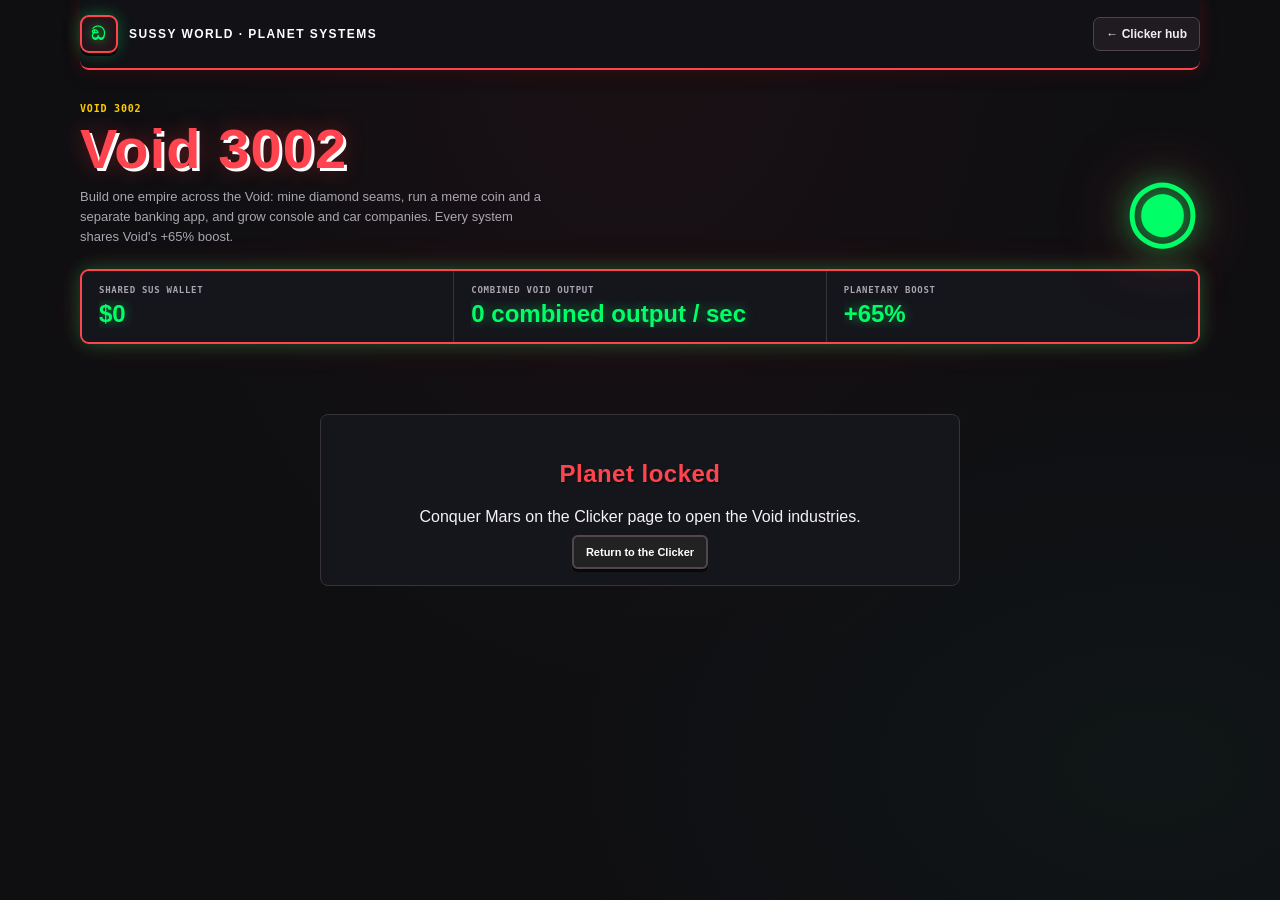
<file: void-3002.html>
<!DOCTYPE html>
<html lang="en">
<head>
  <meta charset="UTF-8">
  <meta name="viewport" content="width=device-width, initial-scale=1.0">
  <meta name="theme-color" content="#171d11">
  <title>Void 3002 · Sussy World</title>
  <link rel="stylesheet" href="planet-worlds.css">
  <style>
    #planet-content { margin-top: 24px; }
    .void-tabs {
      display: flex;
      gap: 8px;
      margin: 0 0 18px;
      padding: 8px;
      overflow-x: auto;
      border: 2px solid #38333b;
      border-radius: 9px;
      background: #111116;
      box-shadow: 0 5px 16px #0007, 0 0 16px #ff333322;
    }
    .void-tabs button {
      flex: 1 0 120px;
      min-height: 42px;
      padding: 9px 12px;
      border: 1px solid transparent;
      border-radius: 6px;
      background: transparent;
      color: #aaa6b0;
      font-size: 12px;
      font-weight: 900;
      cursor: pointer;
    }
    .void-tabs button:hover { border-color: #51464c; background: #201b20; color: #fff; }
    .void-tabs button[aria-selected="true"] { border-color: #ff444f; background: #382027; color: #fff; box-shadow: 0 0 14px #ff333344; }
    .void-tab-panel { min-width: 0; }
    .void-tab-panel[hidden] { display: none; }
    #planet-content .columns { grid-template-columns: minmax(0, 1fr); }
    #planet-content .panel { max-width: 900px; }
    #planet-content .panel h2 { font-size: 18px; }
    #planet-content .list { max-width: 900px; }
    .coin-terminal,
    .bank-workbench,
    .company-workspace { max-width: 900px; }
    .coin-terminal { overflow: hidden; }
    .coin-topline { display: grid; grid-template-columns: 1fr auto; gap: 16px; align-items: end; }
    .coin-price { color: var(--accent); font-family: ui-monospace, "Cascadia Code", monospace; font-size: clamp(28px, 6vw, 52px); font-weight: 900; text-shadow: 0 0 18px #00ff6677; }
    .coin-change { color: var(--gold); font-size: 12px; text-align: right; }
    .coin-chart { position: relative; height: 250px; margin: 18px 0; border: 1px solid #38333b; background-color: #0b0e10; background-image: linear-gradient(#26302c66 1px, transparent 1px), linear-gradient(90deg, #26302c66 1px, transparent 1px); background-size: 100% 25%, 10% 100%; }
    .coin-chart svg { width: 100%; height: 100%; overflow: visible; }
    .coin-chart polyline { fill: none; stroke: var(--accent); stroke-width: 3; filter: drop-shadow(0 0 6px #00ff66aa); }
    .coin-chart .chart-fill { fill: url(#coinGlow); opacity: .32; }
    .coin-axis { position: absolute; right: 8px; bottom: 7px; color: #7d8982; font-family: ui-monospace, monospace; font-size: 9px; }
    .market-tape { display: grid; grid-template-columns: repeat(3, 1fr); gap: 1px; overflow: hidden; margin-bottom: 14px; border: 1px solid #38333b; background: #38333b; }
    .market-tape div { padding: 10px; background: #15151c; }
    .market-tape small { display: block; color: var(--muted); font-size: 9px; }
    .market-tape strong { color: #fff; font-size: 13px; }
    .bank-workbench { position: relative; }
    .bank-node-map { position: relative; min-height: 390px; margin: 16px 0; overflow: hidden; border: 1px solid #38333b; background: radial-gradient(circle at 50% 50%, #16302a 0, #0b0e10 58%); touch-action: none; }
    .bank-node-map::before { position: absolute; inset: 8%; border: 1px dashed #4d655a88; border-radius: 50%; content: ""; }
    .bank-wires { position: absolute; inset: 0; width: 100%; height: 100%; }
    .bank-wires line { stroke: #00ff6688; stroke-width: .5; stroke-dasharray: 2 2; }
    .bank-node { position: absolute; z-index: 2; width: 112px; min-height: 66px; padding: 8px; border: 1px solid #00ff66aa; border-radius: 8px; background: #151d19; color: #fff; box-shadow: 0 0 18px #00ff6633; cursor: grab; transform: translate(-50%, -50%); user-select: none; }
    .bank-node:active { cursor: grabbing; }
    .bank-node strong { display: block; color: var(--accent); font-size: 11px; }
    .bank-node small { display: block; margin-top: 5px; color: var(--muted); font-size: 9px; }
    .usage-ring { display: grid; width: 92px; aspect-ratio: 1; place-items: center; border: 8px solid #18231d; border-top-color: var(--accent); border-right-color: var(--accent); border-radius: 50%; color: #fff; box-shadow: 0 0 20px #00ff6633; }
    .usage-ring strong { display: block; font-size: 20px; text-align: center; }
    .usage-ring small { display: block; color: var(--muted); font-size: 8px; }
    .bank-dashboard { display: grid; grid-template-columns: 92px 1fr; gap: 16px; align-items: center; }
    .company-grid { display: grid; grid-template-columns: repeat(2, minmax(0, 1fr)); gap: 14px; }
    .console-workspace,
    .car-workspace { min-height: 520px; }
    .console-workspace { border-color: #00ff6655; }
    .car-workspace { border-color: #ffcc0055; }
    .console-rig { display: grid; grid-template-columns: 70px 1fr 70px; align-items: center; gap: 12px; min-height: 170px; margin: 18px 0; padding: 18px; border: 1px solid #2d493b; background: radial-gradient(circle, #173326, #0c1010 70%); }
    .console-chip { aspect-ratio: 1; border: 2px solid var(--accent); border-radius: 12px; background: repeating-linear-gradient(45deg, #163724 0 6px, #0e1e17 6px 12px); box-shadow: 0 0 20px #00ff6644; }
    .console-rig-screen { height: 118px; border: 3px solid #30383a; border-radius: 8px; background: linear-gradient(135deg, #111 0 35%, #214d3a 36% 38%, #111 39%); box-shadow: inset 0 0 28px #00ff6633; }
    .feature-list { display: grid; gap: 8px; }
    .feature-row { display: grid; grid-template-columns: 1fr auto; gap: 10px; align-items: center; padding: 10px 0; border-bottom: 1px solid #38333b; }
    .feature-row strong { display: block; font-size: 12px; }
    .feature-row small { color: var(--muted); }
    .car-bay { position: relative; min-height: 220px; margin: 18px 0; overflow: hidden; border: 1px solid #594b2c; background: repeating-linear-gradient(90deg, #15130d 0 28px, #1d1a11 28px 56px); }
    .car-silhouette { position: absolute; left: 50%; bottom: 25px; width: 76%; height: 82px; border: 3px solid #d8bd57; border-radius: 70px 46px 16px 16px; background: linear-gradient(150deg, #655821, #17150e 70%); box-shadow: 0 15px 20px #000a, 0 0 22px #ffcc0033; transform: translateX(-50%); }
    .car-silhouette::before { position: absolute; right: 18%; top: -48px; width: 46%; height: 58px; border: 3px solid #d8bd57; border-bottom: 0; background: #172024; content: ""; clip-path: polygon(24% 0, 100% 70%, 100% 100%, 0 100%, 0 70%); }
    .car-silhouette::after { position: absolute; left: 12%; bottom: -14px; width: 42px; height: 42px; border: 7px solid #0b0b09; border-radius: 50%; background: #81752f; box-shadow: 205px 0 0 -7px #81752f, 205px 0 0 0 #0b0b09; content: ""; }
    .company-metrics { display: grid; grid-template-columns: repeat(3, 1fr); gap: 8px; }
    .company-metrics div { padding: 9px; border: 1px solid #38333b; background: #0b0d0f; }
    .company-metrics small { display: block; color: var(--muted); font-size: 8px; }
    .company-metrics strong { color: #fff; font-size: 12px; }
    @media (max-width: 680px) {
      .company-grid { grid-template-columns: 1fr; }
      .coin-chart { height: 210px; }
      .bank-node-map { min-height: 330px; }
      .bank-node { width: 96px; }
      .coin-topline { grid-template-columns: 1fr; }
      .coin-change { text-align: left; }
    }
    @media (max-width: 680px) {
      .void-tabs { justify-content: flex-start; }
      .void-tabs button { flex: 0 0 112px; }
    }
  </style>
</head>
<body data-planet="void">
  <div class="shell">
    <header class="topbar">
      <a class="brand" href="index.html"><span class="brand-mark">ඞ</span><span>SUSSY WORLD · PLANET SYSTEMS</span></a>
      <a class="nav-link" href="index.html">← Clicker hub</a>
    </header>
    <main>
      <section class="hero">
        <div>
          <p class="eyebrow" id="planet-name">VOID 3002</p>
          <h1>Void 3002</h1>
          <p class="intro">Build one empire across the Void: mine diamond seams, run a meme coin and a separate banking app, and grow console and car companies. Every system shares Void's +65% boost.</p>
        </div>
        <div class="planet-mark" aria-hidden="true">◉</div>
      </section>
      <section class="balance-strip" aria-label="Planet account summary">
        <div class="balance-stat"><small>SHARED SUS WALLET</small><strong id="wallet">$0</strong></div>
        <div class="balance-stat"><small>COMBINED VOID OUTPUT</small><strong id="planet-output">0 combined output / sec</strong></div>
        <div class="balance-stat"><small>PLANETARY BOOST</small><strong id="planet-boost">+65%</strong></div>
      </section>
      <section id="locked-message" class="locked hidden" aria-live="polite"></section>
      <section id="planet-content" aria-live="polite"></section>
    </main>
  </div>
  <script src="data.js"></script>
  <script src="planet-worlds.js"></script>
</body>
</html>
</file>
<file: brainrot-theme.css>
:root {
    color-scheme: dark;
    --page: #0f0f12;
    --panel: #15151c;
    --panel-raised: #1a1a24;
    --border: #38333b;
    --muted: #aaa6b0;
    --text: #f5f2f5;
    --accent: #00ff66;
    --green: #2ed573;
    --red: #ff444f;
    --gold: #ffcc00;
    --blue: #00bfff;
    --wealth-accent: #ff3333;
}

body {
    background-color: var(--page);
    background-image:
        radial-gradient(ellipse at 50% 0, #30101855, transparent 56%),
        radial-gradient(ellipse at 90% 85%, #10252244, transparent 38%);
    color: var(--text);
    font-family: Impact, "Arial Black", sans-serif;
}

h1, h2, h3 {
    font-family: Impact, "Arial Black", sans-serif;
    font-weight: 900;
    letter-spacing: .02em;
    text-shadow: 2px 2px 0 #111;
}

h1 { color: #ff3333 !important; text-shadow: 3px 3px 0 #fff !important; }
h2 { color: #fff; }
h3 { color: #fff !important; }

.topbar, .casino-header {
    border-bottom: 2px solid #ff3333;
    background: #111116;
    box-shadow: 0 5px 16px #0007;
}

.topbar { border-radius: 0 0 9px 9px; }
.casino-header { border-radius: 0 0 9px 9px; }
.brand-mark {
    border: 2px solid #ff444f !important;
    border-radius: 9px !important;
    background: #24151a !important;
    color: #00ff66 !important;
    box-shadow: 0 3px 0 #080808;
    transform: none;
}
.brand-name, .brand { color: #fff !important; }
.brand-name small, .brand small { color: #aaa6b0 !important; }
.site-nav { display: flex; align-items: center; gap: 7px; }

.top-nav a, .nav-links a, .site-nav a, .casino-nav a, .casino-nav button {
    border: 1px solid #51434a !important;
    border-radius: 7px !important;
    background: #201b20 !important;
    color: #eee !important;
    font-family: Impact, "Arial Black", sans-serif;
    letter-spacing: .03em;
    text-shadow: none;
    transition: background .15s, border-color .15s, transform .15s;
}
.top-nav a:hover, .nav-links a:hover, .site-nav a:hover, .casino-nav a:hover, .casino-nav button:hover {
    border-color: #ff444f !important;
    background: #382027 !important;
    transform: translateY(-1px);
}
.top-nav a.current, .nav-links a[aria-current="page"], .site-nav a.current, .casino-nav button.active-tab {
    border-color: #ff444f !important;
    background: #70232d !important;
    color: #fff !important;
    box-shadow: 0 0 10px #ff333322;
}

.stats-container, .stat-card, .panel, .game-card, .chart-panel, .ticket, .watchlist {
    border: 2px solid var(--border) !important;
    border-radius: 9px !important;
    background-color: var(--panel) !important;
    box-shadow: 0 6px 16px #0005;
}
.stats-container {
    max-width: 600px !important;
    border-color: var(--wealth-accent) !important;
    background: #1a1a24 !important;
    box-shadow: 0 0 14px #00ff6618;
}
.game-shell { width: min(1000px, 100%); }
.grid-container { max-width: 1000px; gap: 20px; margin: 30px auto; padding: 10px; }
.grid-container .panel { border-color: #ff3333 !important; }
.grid-container .panel, .grid-container .panel:nth-child(even) { transform: none; }
.grid-container .panel:hover { transform: translateY(-2px); }
.panel.gamble-panel { border-color: #ffcc00 !important; background: #1c1910 !important; }
.panel.prestige-panel { border-color: #9933ff !important; background: #16101c !important; }
.panel.achievement-panel { border-color: #ff1493 !important; background: #240e1b !important; }
.game-card { border-color: #ff3333 !important; border-style: solid !important; border-width: 2px !important; }
.stat-label, .stat-sub, .panel p, .page-heading p, .subtitle, .eyebrow, .chart-meta {
    color: var(--muted) !important;
}

button:not(#main-clicker) {
    border-radius: 6px;
    font-family: Impact, "Arial Black", sans-serif;
    letter-spacing: .025em;
}
button:not(#main-clicker):hover:not(:disabled) {
    filter: brightness(1.12);
    transform: translateY(-1px);
}
.action-btn, .row-action {
    border: 2px solid #51464c !important;
    background: #222 !important;
    color: #fff !important;
    box-shadow: none;
}
.action-btn:hover:not(:disabled), .row-action:hover {
    border-color: #fff !important;
    background: #ff3333 !important;
    color: #111 !important;
}
.action-btn:disabled { border-color: #29262b !important; background: #111 !important; color: #555 !important; }
.gamble-panel .action-btn:hover:not(:disabled) { background: #ffcc00 !important; }
.prestige-panel .action-btn:hover:not(:disabled) { background: #9933ff !important; }

#main-clicker {
    width: 220px;
    height: 220px;
    border: 6px solid #fff !important;
    border-radius: 50%;
    background: radial-gradient(circle, #ff4d4d 0%, #990000 100%) !important;
    box-shadow: 0 15px 0 #550000, 0 20px 20px #0009 !important;
    color: white !important;
    font-size: 1.8rem;
    text-shadow: 2px 2px 4px #000 !important;
}
#main-clicker:active { box-shadow: 0 5px 0 #550000, 0 10px 10px #0009 !important; }
.clicker-halo { border-color: #ff333344 !important; box-shadow: 0 0 35px #ff333322, inset 0 0 25px #ff333311 !important; }
.clicker-halo::before { border-color: #00ff6633 !important; }
.clicker-halo::after { border-color: #ff333322 !important; }
.click-streak { color: #aaa !important; }
.click-streak.hot { color: #ffcc00 !important; }
.click-pop { color: #00ff66 !important; text-shadow: 2px 2px #000, 0 0 12px #00ff6677 !important; }
#day-trade-btn {
    border: 2px solid #00bfff !important;
    border-radius: 6px !important;
    background: #222 !important;
    color: #00bfff !important;
    box-shadow: none;
}
#day-trade-btn:hover { background: #00bfff !important; color: #111 !important; }

.sim-badge, .market-state, .wallet, .selected-order {
    border-color: #51434a !important;
    background-color: #201b20 !important;
    color: #ffcc00 !important;
}
.chart-wrap, .chart-box, .display-box, .hand-box, .quantity-control {
    border-color: #39343a !important;
    border-radius: 8px !important;
    background: #080808 !important;
}
.chart-grid { stroke: #39343a !important; }
.symbol-icon, .asset-icon {
    border: 1px solid #51434a !important;
    border-radius: 9px !important;
    background: #24151a !important;
    color: #00ff66 !important;
}
tbody tr:hover, tbody tr.selected { background: #281b22 !important; }
td { border-top-color: #302830 !important; }
th { color: #ffcc00 !important; }
.positive { color: #2ed573 !important; }
.negative { color: #ff4757 !important; }
.buy-button, .roulette-green { background: #2ed573 !important; color: #111 !important; }
.sell-button, .roulette-red { background: #ff4757 !important; color: #fff !important; }
.roulette-black, .dark-button { background: #24212a !important; }
.slot-reels span { border-color: #ffcc00 !important; box-shadow: 0 4px 0 #6b331b, inset 0 0 0 4px #ffffff77 !important; }

.clear-btn { border-color: #51464c !important; background: #222 !important; color: #aaa !important; }
.win-screen { background: #080808ed !important; color: #ffcc00 !important; text-shadow: 3px 3px #ff3333, 0 0 25px #ffcc0077 !important; }

@media (max-width: 640px) {
    .topbar, .casino-header { border-radius: 0 0 8px 8px; padding-inline: 12px; }
    .casino-header { flex-wrap: wrap; }
    .site-nav { order: 3; width: 100%; justify-content: center; }
}

@media (prefers-reduced-motion: reduce) {
    *, *::before, *::after { animation-duration: .01ms !important; animation-iteration-count: 1 !important; transition-duration: .01ms !important; }
}
</file>
<file: planet-worlds.css>
* { box-sizing: border-box; }
:root { color-scheme: dark; --page: #0f0f12; --panel: #15151c; --raised: #1a1a24; --line: #38333b; --ink: #f5f2f5; --muted: #aaa6b0; --accent: #00ff66; --accent-dark: #ff3333; --red: #ff444f; --gold: #ffcc00; }
body { min-height: 100vh; margin: 0; padding: 0 20px 48px; background-color: var(--page); background-image: radial-gradient(ellipse at 50% 0, #30101855, transparent 56%), radial-gradient(ellipse at 90% 85%, #10252244, transparent 38%); color: var(--ink); font-family: Impact, "Arial Black", sans-serif; }
button, select { font: inherit; }
a { color: inherit; text-decoration: none; }
.shell { width: min(1120px, 100%); margin: 0 auto; }
.topbar { display: flex; min-height: 70px; align-items: center; justify-content: space-between; gap: 16px; border-bottom: 2px solid var(--red); border-radius: 0 0 9px 9px; background: #111116; box-shadow: 0 5px 16px #0007, 0 1px 16px #ff333344; }
.brand { display: flex; align-items: center; gap: 11px; color: #fff; font-size: 12px; font-weight: 900; letter-spacing: .12em; }
.brand-mark { display: grid; width: 38px; height: 38px; place-items: center; border: 2px solid var(--red); border-radius: 9px; background: #24151a; color: var(--accent); font-size: 19px; text-shadow: 0 0 10px #00ff66aa; box-shadow: 0 3px 0 #080808, 0 0 16px #00ff6655; }
.nav-link { padding: 9px 12px; border: 1px solid #51434a; border-radius: 7px; background: #201b20; color: #eee; font-size: 12px; font-weight: 800; transition: background .15s, border-color .15s, transform .15s; }
.nav-link:hover { border-color: var(--red); background: #382027; box-shadow: 0 0 14px #ff333355; transform: translateY(-1px); }
.hero { display: flex; align-items: end; justify-content: space-between; gap: 24px; padding: 33px 0 22px; }
.eyebrow { margin: 0 0 7px; color: var(--gold); font-family: ui-monospace, "Cascadia Code", monospace; font-size: 10px; font-weight: 800; letter-spacing: .08em; text-transform: uppercase; }
h1, h2, h3 { font-family: Impact, "Arial Black", sans-serif; font-weight: 900; letter-spacing: .02em; text-shadow: 2px 2px 0 #111; }
h1 { margin: 0; color: var(--red); font-size: clamp(32px, 6vw, 56px); line-height: 1; text-shadow: 3px 3px 0 #fff, 0 0 22px #ff333366; }
h2 { color: #fff; }
h3 { color: #fff; }
.intro { max-width: 470px; margin: 10px 0 0; color: var(--muted); font-size: 13px; line-height: 1.55; }
.planet-mark { color: var(--accent); font-size: clamp(42px, 9vw, 86px); line-height: .9; filter: drop-shadow(0 0 16px #00ff66aa) drop-shadow(0 0 34px #ff333355); animation: planet-glow 3.2s ease-in-out infinite; }
.balance-strip { display: grid; grid-template-columns: repeat(3, 1fr); gap: 1px; overflow: hidden; border: 2px solid var(--red); border-radius: 9px; background: #38333b; box-shadow: 0 0 18px #00ff6644, 0 0 34px #ff333322; }
.balance-stat { min-width: 0; padding: 14px 17px; background: var(--panel); }
.balance-stat small { display: block; margin-bottom: 5px; color: var(--muted); font-family: ui-monospace, "Cascadia Code", monospace; font-size: 9px; font-weight: 800; letter-spacing: .08em; }
.balance-stat strong { display: block; overflow: hidden; color: var(--accent); font-size: clamp(16px, 3vw, 24px); font-variant-numeric: tabular-nums; text-shadow: 0 0 12px #00ff6677; text-overflow: ellipsis; white-space: nowrap; }
.balance-stat strong em { color: var(--gold); font-size: 11px; font-style: normal; }
.section-heading { display: flex; align-items: baseline; justify-content: space-between; gap: 10px; margin: 27px 0 12px; }
.section-heading h2 { margin: 0; font-size: 17px; }
.section-heading span { color: var(--gold); font-family: ui-monospace, "Cascadia Code", monospace; font-size: 10px; }
.columns { display: grid; grid-template-columns: minmax(0, 1.1fr) minmax(300px, .9fr); gap: 14px; align-items: start; }
.panel { padding: 17px; border: 2px solid var(--line); border-radius: 9px; background: var(--panel); box-shadow: 0 6px 16px #0005, 0 0 14px #ff33331c, 0 0 10px #00ff6611; transition: border-color .18s ease, box-shadow .18s ease, transform .18s ease; }
.panel:hover { border-color: #ff444f99; box-shadow: 0 8px 20px #0008, 0 0 18px #ff33332b; transform: translateY(-2px); }
.panel + .panel { margin-top: 12px; }
.panel h2, .panel h3 { margin: 0 0 8px; font-size: 15px; }
.panel p { margin: 5px 0; color: var(--muted); font-size: 12px; line-height: 1.5; }
.big-number { color: var(--accent) !important; font-family: ui-monospace, "Cascadia Code", monospace; font-size: clamp(22px, 4vw, 38px) !important; font-weight: 800; font-variant-numeric: tabular-nums; text-shadow: 0 0 12px #00ff6633; }
.track { height: 10px; overflow: hidden; margin: 12px 0 5px; border-radius: 2px; background: #080b0e; }
.fill { width: 0; height: 100%; background: linear-gradient(90deg, var(--red), var(--accent)); box-shadow: 0 0 12px #00ff6699, 0 0 18px #ff333355; transition: width .25s ease; }
.stat-row { display: flex; justify-content: space-between; gap: 14px; color: var(--muted); font-size: 11px; }
.stat-row strong { color: var(--ink); font-variant-numeric: tabular-nums; text-align: right; }
.button-row { display: flex; flex-wrap: wrap; gap: 8px; margin-top: 13px; }
.action { min-height: 38px; padding: 9px 12px; border: 2px solid #51464c; border-radius: 6px; background: #222; color: #fff; font-size: 11px; font-weight: 850; box-shadow: 0 3px 0 #080808; cursor: pointer; transition: background .16s ease, border-color .16s ease, box-shadow .16s ease, color .16s ease, transform .16s ease; }
.action:hover:not(:disabled) { border-color: var(--red); background: var(--red); color: #111; box-shadow: 0 0 7px #ff444f99, 0 0 18px #ff333366; transform: translateY(-1px); }
.action:active:not(:disabled) { box-shadow: 0 1px 0 #080808; transform: translateY(2px); }
.action:focus-visible, .nav-link:focus-visible, .select:focus-visible { outline: 2px solid var(--accent); outline-offset: 3px; box-shadow: 0 0 14px #00ff6688; }
.action:disabled { opacity: .48; cursor: not-allowed; }
.action.secondary { border-color: #51464c; background: #201b20; color: #eee; }
.action.secondary:hover:not(:disabled) { border-color: var(--accent); background: #123020; color: #fff; box-shadow: 0 0 7px #00ff6699, 0 0 18px #00ff6644; }
.list { display: grid; gap: 8px; }
.list-item { display: grid; grid-template-columns: minmax(0, 1fr) auto; align-items: center; gap: 9px; padding: 10px; border: 1px solid var(--line); border-radius: 6px; background: #080c0f55; }
.list-item h3 { margin: 0; font-size: 12px; }
.list-item p { margin: 4px 0 0; font-size: 10px; }
.list-item .action { min-width: 92px; }
.select { width: 100%; min-height: 40px; margin-top: 9px; padding: 8px; border: 1px solid #51434a; border-radius: 5px; background: #080808; color: var(--ink); }
.select:focus { outline: 2px solid var(--accent); outline-offset: 2px; }
.notice { padding: 12px 14px; border-left: 3px solid var(--red); background: #ffffff08; color: var(--muted); font-size: 11px; line-height: 1.5; box-shadow: inset 6px 0 14px -12px #ff3333; }
.locked { max-width: 640px; margin: 70px auto; padding: 25px; border: 1px solid var(--line); border-radius: 8px; background: var(--panel); text-align: center; }
.locked h2 { color: var(--red); }
.hidden { display: none !important; }
@keyframes planet-glow { 0%, 100% { filter: drop-shadow(0 0 14px #00ff6677) drop-shadow(0 0 26px #ff333344); } 50% { filter: drop-shadow(0 0 22px #00ff66cc) drop-shadow(0 0 40px #ff333377); } }
@media (max-width: 680px) { body { padding-inline: 13px; } .topbar { min-height: 62px; } .hero { align-items: start; padding-top: 25px; } .planet-mark { display: none; } .balance-stat { padding: 11px 9px; } .columns { grid-template-columns: 1fr; } .list-item { grid-template-columns: minmax(0, 1fr) auto; } }
@media (prefers-reduced-motion: reduce) { *, *::before, *::after { scroll-behavior: auto !important; animation-duration: .01ms !important; transition-duration: .01ms !important; } }
</file>
